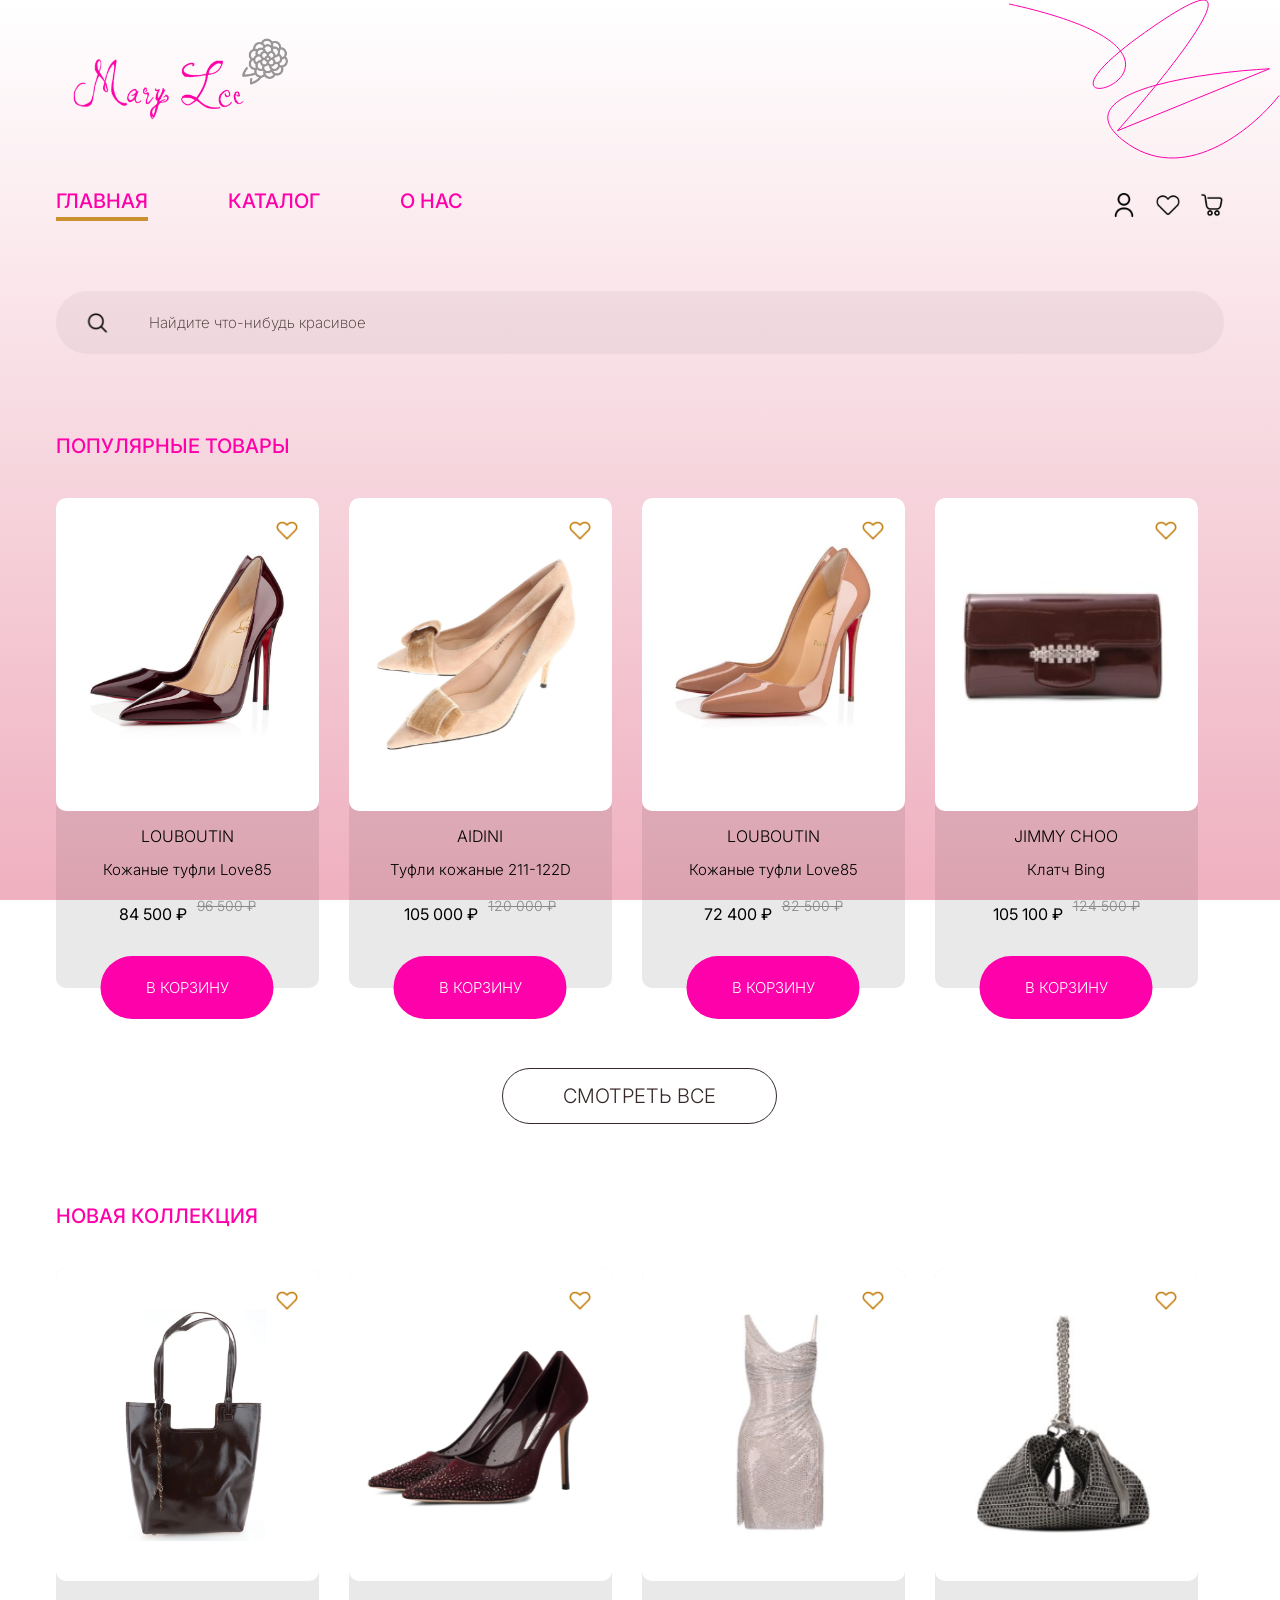
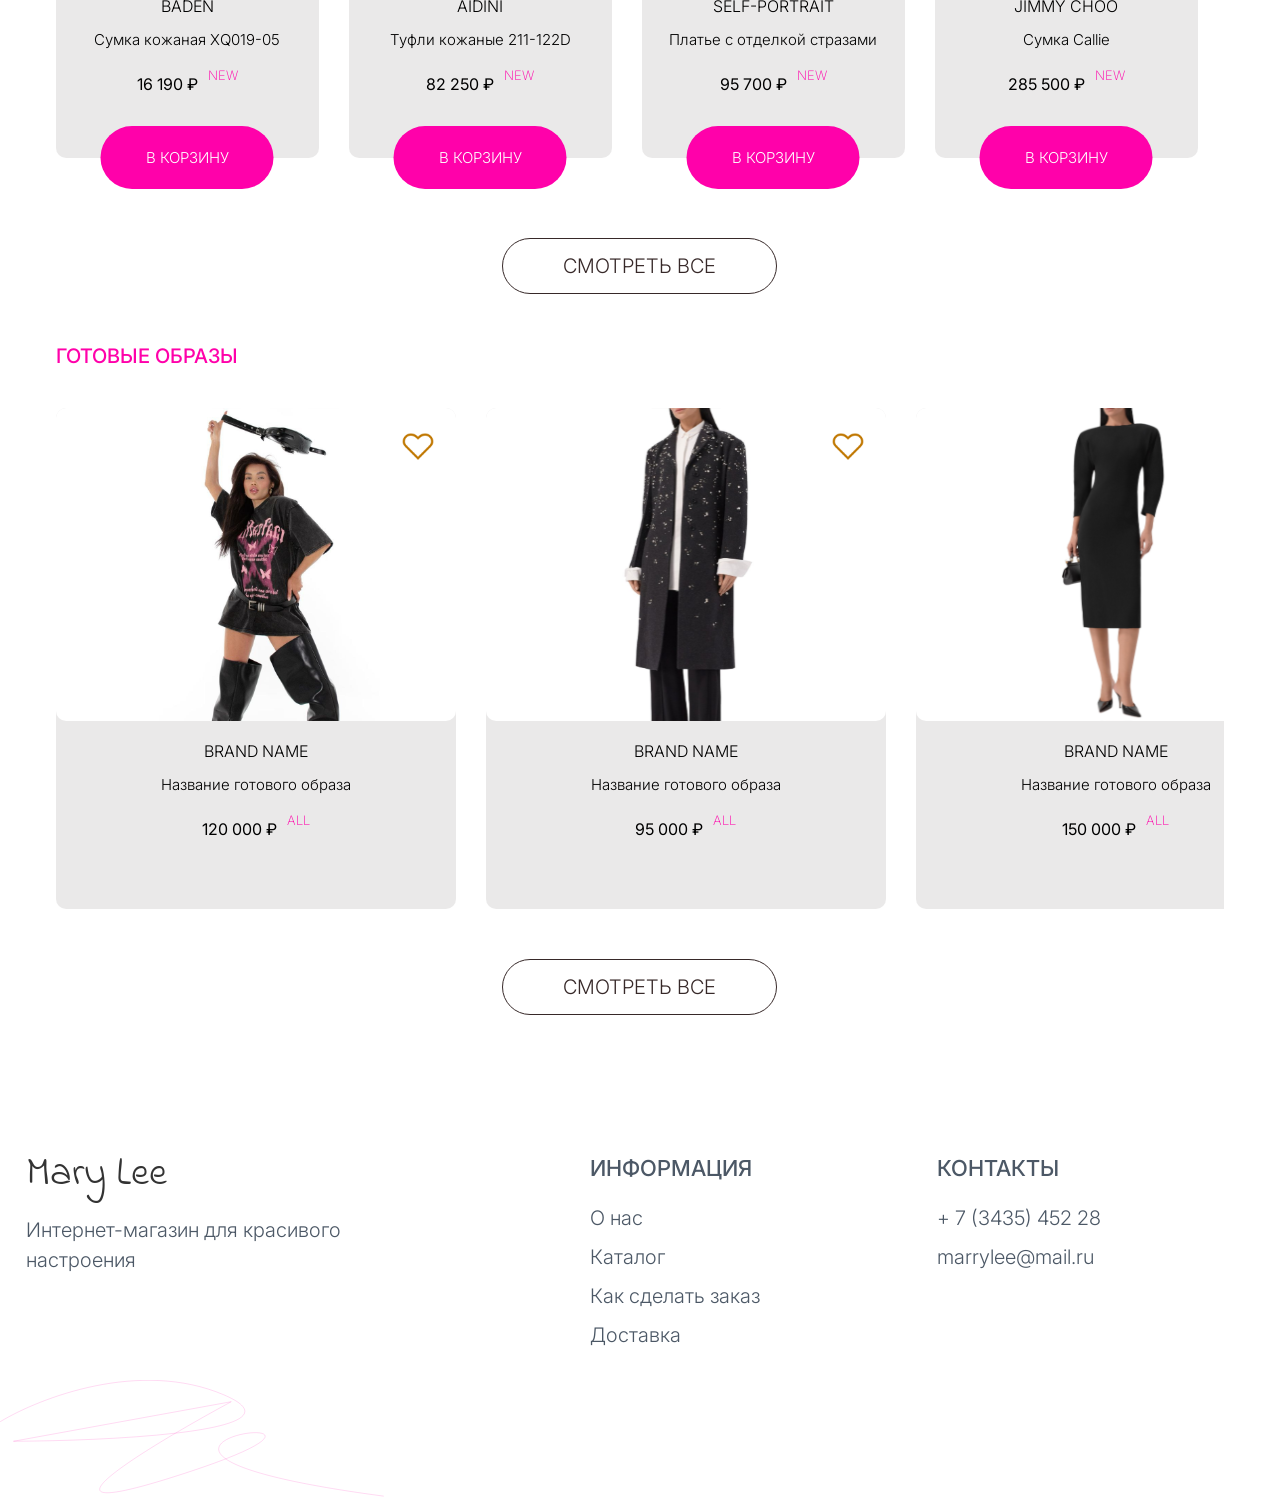
<file: index.html>
<!DOCTYPE html>
<html lang="en">
<head>
    <meta charset="UTF-8">
    <meta name="viewport" content="width=device-width, initial-scale=1.0">
    <title>MarryLee</title>
    <link rel="icon" href="img/Logo.svg" type="image/svg+xml">
    <link rel="preconnect" href="https://fonts.googleapis.com">
    <link rel="preconnect" href="https://fonts.gstatic.com" crossorigin>
    <link href="https://fonts.googleapis.com/css2?family=Indie+Flower&family=Inter:wght@300;500&display=swap" rel="stylesheet">
    <link rel="stylesheet" href="style.css">
</head>
<body>
    <header class="head-with-logo">
        <div class="headerTop">
            <a href="index.html" class="header__logo">
                <img src="img/for_logo_header/logo.svg" alt="Логотип">
            </a>
            <a href="index.html" class="header_Icon_right">
                <img src="img/for_logo_header/special_line.svg" alt="Спец.линия">
            </a>
        </div>
        <div class="headerMiddle">
            <nav class="headerNav">
                <a href="index.html">ГЛАВНАЯ</a>
                <a href="catalog.html">КАТАЛОГ</a>
                <a href="about.html">О НАС</a>
            </nav>
        
            <div class="headerIcons">
                <a href="profile.html" class="icon-link">
                    <img src="img/for_logo_header/profile.svg" alt="Профиль">
                </a>
                <a href="favorites.html" class="icon-link">
                    <img src="img/for_logo_header/favorites.svg" alt="Избранное">
                </a>
                <a href="cart.html" class="icon-link">
                    <img src="img/for_logo_header/bag.svg" alt="Корзина">
                </a>
            </div>
        </div>
        <div class="headerBottom">
            <div class="headerSearchRow">
                <button class="headerSearchBtn" aria-label="Найти">
                    <img src="img/for_logo_header/search.svg" alt="Поиск">
                </button>
                <div class="headerSearchBox">Найдите что-нибудь красивое</div>
            </div>
        </div>
    </header>

    <main class="main-content">
        <section class="popular-section">
            <a href="popular.html" style="text-decoration: none;">
                <h2 class="popular-title">ПОПУЛЯРНЫЕ ТОВАРЫ</h2>
            </a>
            <div class="products-grid" id="popularTrack">
                <div class="product-card">
                    <div class="card-image-box">
                        <button class="favorite-btn" 
                                data-id="1" 
                                data-brand="LOUBOUTIN" 
                                data-name="Кожаные туфли Love85" 
                                data-price="84500" 
                                data-image="img/section1/img1.svg">
                            <img src="img/section1/fav1.svg" alt="В избранное">
                        </button>
                        <img src="img/section1/img1.svg" alt="Товар 1" class="card-main-image">
                    </div>
                    <div class="card-info-box">
                        <div class="brand-name">LOUBOUTIN</div>
                        <div class="product-name">Кожаные туфли Love85</div>
                        <div class="price-block">
                            <span class="old-price">96 500 ₽</span>
                            <span class="current-price">84 500 ₽</span>
                        </div>
                        <button class="add-to-cart-btn">В КОРЗИНУ</button>
                    </div>
                </div>

                <div class="product-card">
                    <div class="card-image-box">
                        <button class="favorite-btn" 
                                data-id="2" 
                                data-brand="AIDINI" 
                                data-name="Туфли кожаные 211-122D" 
                                data-price="105000" 
                                data-image="img/section1/img2.svg">
                            <img src="img/section1/fav1.svg" alt="В избранное">
                        </button>
                        <img src="img/section1/img2.svg" alt="Товар 2" class="card-main-image">
                    </div>
                    <div class="card-info-box">
                        <div class="brand-name">AIDINI</div>
                        <div class="product-name">Туфли кожаные 211-122D</div>
                        <div class="price-block">
                            <span class="old-price">120 000 ₽</span>
                            <span class="current-price">105 000 ₽</span>
                        </div>
                        <button class="add-to-cart-btn">В КОРЗИНУ</button>
                    </div>
                </div>

                <div class="product-card">
                    <div class="card-image-box">
                        <button class="favorite-btn" 
                                data-id="3" 
                                data-brand="LOUBOUTIN" 
                                data-name="Кожаные туфли Love85" 
                                data-price="72400" 
                                data-image="img/section1/img3.svg">
                            <img src="img/section1/fav1.svg" alt="В избранное">
                        </button>
                        <img src="img/section1/img3.svg" alt="Товар 3" class="card-main-image">
                    </div>
                    <div class="card-info-box">
                        <div class="brand-name">LOUBOUTIN</div>
                        <div class="product-name">Кожаные туфли Love85</div>
                        <div class="price-block">
                            <span class="old-price">82 500 ₽</span>
                            <span class="current-price">72 400 ₽</span>
                        </div>
                        <button class="add-to-cart-btn">В КОРЗИНУ</button>
                    </div>
                </div>

                <div class="product-card">
                    <div class="card-image-box">
                        <button class="favorite-btn" 
                                data-id="4" 
                                data-brand="JIMMY CHOO" 
                                data-name="Клатч Bing" 
                                data-price="105100" 
                                data-image="img/section1/img4.svg">
                            <img src="img/section1/fav1.svg" alt="В избранное">
                        </button>
                        <img src="img/section1/img4.svg" alt="Товар 4" class="card-main-image">
                    </div>
                    <div class="card-info-box">
                        <div class="brand-name">JIMMY CHOO</div>
                        <div class="product-name">Клатч Bing</div>
                        <div class="price-block">
                            <span class="old-price">124 500 ₽</span>
                            <span class="current-price">105 100 ₽</span>
                        </div>
                        <button class="add-to-cart-btn">В КОРЗИНУ</button>
                    </div>
                </div>

                <div class="product-card">
                    <div class="card-image-box">
                        <button class="favorite-btn" 
                                data-id="5" 
                                data-brand="LESILLA" 
                                data-name="Текстильные туфли Gilda 120" 
                                data-price="85800" 
                                data-image="img/section1/img5.svg">
                            <img src="img/section1/fav1.svg" alt="В избранное">
                        </button>
                        <img src="img/section1/img5.svg" alt="Товар 5" class="card-main-image">
                    </div>
                    <div class="card-info-box">
                        <div class="brand-name">LESILLA</div>
                        <div class="product-name">Текстильные туфли Gilda 120</div>
                        <div class="price-block">
                            <span class="old-price">130 900 ₽</span>
                            <span class="current-price">85 800 ₽</span>
                        </div>
                        <button class="add-to-cart-btn">В КОРЗИНУ</button>
                    </div>
                </div>

            </div>
            <div class="collection-btn-wrapper">
                <button class="view-all-btn" id="viewAllPopularBtn">СМОТРЕТЬ ВСЕ</button>
            </div>
        </section>

        <section class="new-collection-section">
            <a href="new-collection.html" style="text-decoration: none;">
                <h2 class="section-title">НОВАЯ КОЛЛЕКЦИЯ</h2>
            </a>
            <div class="new-grid">
                <div class="product-card">
                    <div class="card-image-box">
                        <button class="favorite-btn" 
                                data-id="6" 
                                data-brand="BADEN" 
                                data-name="Сумка кожаная XQ019-05" 
                                data-price="16190" 
                                data-image="img/section2/img1.svg">
                            <img src="img/section2/fav2.svg" alt="В избранное">
                        </button>
                        <img src="img/section2/img1.svg" alt="Товар 1" class="card-main-image">
                    </div>
                    <div class="card-info-box">
                        <div class="brand-name">BADEN</div>
                        <div class="product-name">Сумка кожаная XQ019-05</div>
                        <div class="price-block">
                            <span class="new-label">NEW</span>
                            <span class="current-price">16 190 ₽</span>
                        </div>
                        <button class="add-to-cart-btn">В КОРЗИНУ</button>
                    </div>
                </div>

                <div class="product-card">
                    <div class="card-image-box">
                        <button class="favorite-btn" 
                                data-id="7" 
                                data-brand="AIDINI" 
                                data-name="Туфли кожаные 211-122D" 
                                data-price="82250" 
                                data-image="img/section2/img2.svg">
                            <img src="img/section2/fav2.svg" alt="В избранное">
                        </button>
                        <img src="img/section2/img2.svg" alt="Товар 2" class="card-main-image">
                    </div>
                    <div class="card-info-box">
                        <div class="brand-name">AIDINI</div>
                        <div class="product-name">Туфли кожаные 211-122D</div>
                        <div class="price-block">
                            <span class="new-label">NEW</span>
                            <span class="current-price">82 250 ₽</span>
                        </div>
                        <button class="add-to-cart-btn">В КОРЗИНУ</button>
                    </div>
                </div>

                <div class="product-card">
                    <div class="card-image-box">
                        <button class="favorite-btn" 
                                data-id="8" 
                                data-brand="self-portrait" 
                                data-name="Платье с отделкой стразами" 
                                data-price="95700" 
                                data-image="img/section2/img3.svg">
                            <img src="img/section2/fav2.svg" alt="В избранное">
                        </button>
                        <img src="img/section2/img3.svg" alt="Товар 3" class="card-main-image">
                    </div>
                    <div class="card-info-box">
                        <div class="brand-name">self-portrait</div>
                        <div class="product-name">Платье с отделкой стразами</div>
                        <div class="price-block">
                            <span class="new-label">NEW</span>
                            <span class="current-price">95 700 ₽</span>
                        </div>
                        <button class="add-to-cart-btn">В КОРЗИНУ</button>
                    </div>
                </div>

                <div class="product-card">
                    <div class="card-image-box">
                        <button class="favorite-btn" 
                                data-id="9" 
                                data-brand="JIMMY CHOO" 
                                data-name="Сумка Callie" 
                                data-price="285500" 
                                data-image="img/section2/img4.svg">
                            <img src="img/section2/fav2.svg" alt="В избранное">
                        </button>
                        <img src="img/section2/img4.svg" alt="Товар 4" class="card-main-image">
                    </div>
                    <div class="card-info-box">
                        <div class="brand-name">JIMMY CHOO</div>
                        <div class="product-name">Сумка Callie</div>
                        <div class="price-block">
                            <span class="new-label">NEW</span>
                            <span class="current-price">285 500 ₽</span>
                        </div>
                        <button class="add-to-cart-btn">В КОРЗИНУ</button>
                    </div>
                </div>

                <div class="product-card">
                    <div class="card-image-box">
                        <button class="favorite-btn" 
                                data-id="10" 
                                data-brand="JIMMY CHOO" 
                                data-name="Бархатные мюли Bing 100" 
                                data-price="126500" 
                                data-image="img/section2/img5.svg">
                            <img src="img/section2/fav2.svg" alt="В избранное">
                        </button>
                        <img src="img/section2/img5.svg" alt="Товар 5" class="card-main-image">
                    </div>
                    <div class="card-info-box">
                        <div class="brand-name">JIMMY CHOO</div>
                        <div class="product-name">Бархатные мюли Bing 100</div>
                        <div class="price-block">
                            <span class="new-label">NEW</span>
                            <span class="current-price">126 500 ₽</span>
                        </div>
                        <button class="add-to-cart-btn">В КОРЗИНУ</button>
                    </div>
                </div>

            </div>

            <div class="collection-btn-wrapper">
                <button class="view-all-btn" id="viewAllBtn">СМОТРЕТЬ ВСЕ</button>
            </div>
        </section>

        <section class="ready-looks-section">
            <a href="Looks.html" style="text-decoration: none;">
                <h2 class="section-title">ГОТОВЫЕ ОБРАЗЫ</h2>
            </a>
            <div class="looks-grid" id="looksGrid">
                <div class="look-card">
                    <div class="look-image-box">
                        <button class="favorite-btn-large" 
                                data-id="look-1" 
                                data-brand="BRAND NAME" 
                                data-name="Название готового образа" 
                                data-price="120000" 
                                data-image="img/section3/img1.svg">
                            <img src="img/section3/fav3.svg" alt="В избранное">
                        </button>
                        <img src="img/section3/img1.svg" alt="Образ 1" class="look-main-image">
                    </div>
                    <div class="look-info-box">
                        <div class="brand-name">BRAND NAME</div>
                        <div class="product-name">Название готового образа</div>
                        <div class="price-block">
                            <span class="new-label">ALL</span>
                            <span class="current-price">120 000 ₽</span>
                        </div>
                    </div>
                </div>
                <div class="look-card">
                    <div class="look-image-box">
                        <button class="favorite-btn-large" 
                                data-id="look-2" 
                                data-brand="BRAND NAME" 
                                data-name="Название готового образа" 
                                data-price="95 000" 
                                data-image="img/section3/img2.svg">
                            <img src="img/section3/fav3.svg" alt="В избранное">
                        </button>
                        <img src="img/section3/img2.svg" alt="Образ 2" class="look-main-image">
                    </div>
                    <div class="look-info-box">
                        <div class="brand-name">BRAND NAME</div>
                        <div class="product-name">Название готового образа</div>
                        <div class="price-block">
                            <span class="new-label">ALL</span>
                            <span class="current-price">95 000 ₽</span>
                        </div>
                    </div>
                </div>

                <div class="look-card">
                    <div class="look-image-box">
                        <button class="favorite-btn-large" 
                                data-id="look-3" 
                                data-brand="BRAND NAME" 
                                data-name="Название готового образа" 
                                data-price="150 000" 
                                data-image="img/section3/img3.svg">
                            <img src="img/section3/fav3.svg" alt="В избранное">
                        </button>
                        <img src="img/section3/img3.svg" alt="Образ 3" class="look-main-image">
                    </div>
                    <div class="look-info-box">
                        <div class="brand-name">BRAND NAME</div>
                        <div class="product-name">Название готового образа</div>
                        <div class="price-block">
                            <span class="new-label">ALL</span>
                            <span class="current-price">150 000 ₽</span>
                        </div>
                    </div>
                </div>

                <div class="look-card">
                    <div class="look-image-box">
                        <button class="favorite-btn-large" 
                                data-id="look-4" 
                                data-brand="BRAND NAME" 
                                data-name="Название готового образа" 
                                data-price="3341000" 
                                data-image="img/section3/img4.svg">
                            <img src="img/section3/fav3.svg" alt="В избранное">
                        </button>
                        <img src="img/section3/img4.svg" alt="Образ 4" class="look-main-image">
                    </div>
                    <div class="look-info-box">
                        <div class="brand-name">Valentino</div>
                        <div class="product-name">Платье + туфли</div>
                        <div class="price-block">
                            <span class="new-label">ALL</span>
                            <span class="current-price">3 341 000 ₽</span>
                        </div>
                    </div>
                </div>

            </div>
            <div class="collection-btn-wrapper">
                <button class="view-all-btn" id="viewAllLooksBtn">СМОТРЕТЬ ВСЕ</button>
            </div>
        </section>

    </main>

    <footer class="footer">
        <div class="footer__container">
            <div class="footer__col footer__col_left">
                <div class="footer__logo">Mary Lee</div>
                <p class="footer__desc">Интернет-магазин для красивого настроения</p>
                
            </div>

            <div class="footer__col footer__col_center">
                <h4 class="footer__title">ИНФОРМАЦИЯ</h4>
                <ul class="footer__nav-list">
                    <li><a href="about.html" class="footer__link">О нас</a></li>
                    <li><a href="catalog.html" class="footer__link">Каталог</a></li>
                    <li><a href="#" class="footer__link">Как сделать заказ</a></li>
                    <li><a href="#" class="footer__link">Доставка</a></li>
                </ul>
            </div>

            <div class="footer__col footer__col_right">
                <h4 class="footer__title">КОНТАКТЫ</h4>
                <ul class="footer__nav-list">
                    <li><a href="#" class="footer__link">+ 7 (3435) 452 28</a></li>
                    <li><a href="#" class="footer__link">marrylee@mail.ru</a></li>
                </ul>
            </div>

        </div>
        <img src="img/for_footer/line-left.svg" alt="" class="footer__line">

    </footer>
    
    <script src="script.js"></script>
</body>
</html>
</file>
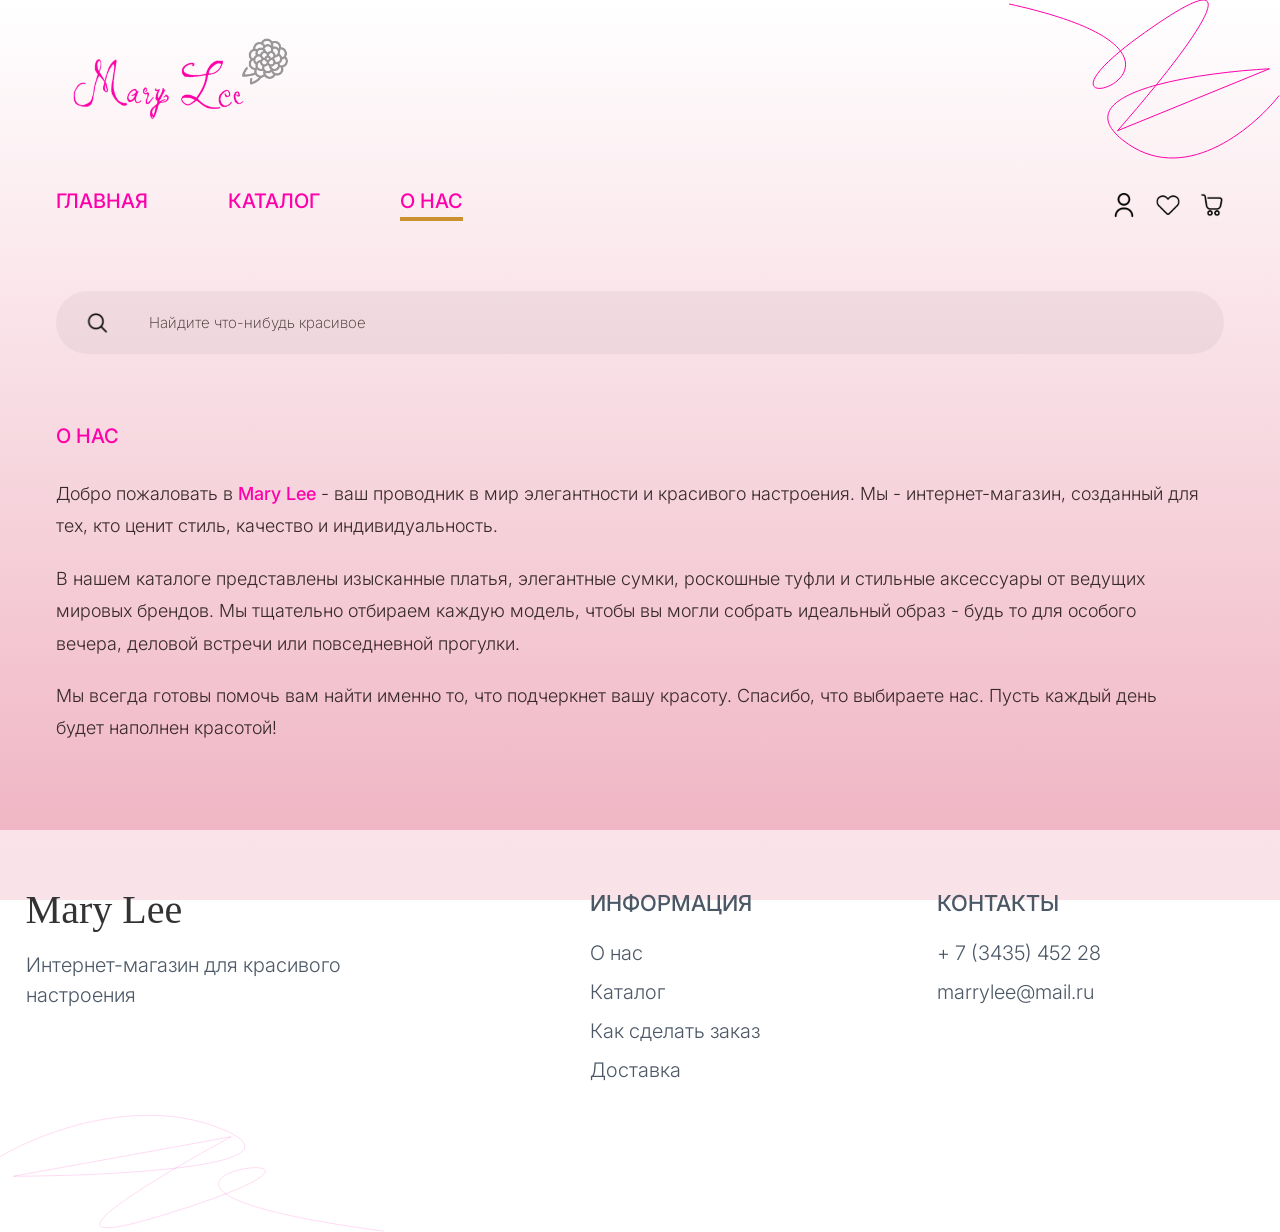
<file: about.html>
<!DOCTYPE html>
<html lang="en">
<head>
    <meta charset="UTF-8">
    <meta name="viewport" content="width=device-width, initial-scale=1.0">
    <title>About</title>
    <link rel="icon" href="img/Logo.svg" type="image/svg+xml">
    <link rel="preconnect" href="https://fonts.googleapis.com">
    <link rel="preconnect" href="https://fonts.gstatic.com" crossorigin>
    <link href="https://fonts.googleapis.com/css2?family=Inter:wght@200;500&display=swap" rel="stylesheet">
    <link rel="stylesheet" href="style.css">
</head>
<body>
    <header class="head-with-logo">
        <div class="headerTop">
            <a href="index.html" class="header__logo">
                <img src="img/for_logo_header/logo.svg" alt="Логотип">
            </a>
            <a href="index.html" class="header_Icon_right">
                <img src="img/for_logo_header/special_line.svg" alt="Спец.линия">
            </a>
        </div>
        <div class="headerMiddle">
            <nav class="headerNav">
                <a href="index.html">ГЛАВНАЯ</a>
                <a href="catalog.html">КАТАЛОГ</a>
                <a href="about.html">О НАС</a>
            </nav>
        
            <div class="headerIcons">
                <a href="profile.html" class="icon-link">
                    <img src="img/for_logo_header/profile.svg" alt="Профиль">
                </a>
                <a href="favorites.html" class="icon-link">
                    <img src="img/for_logo_header/favorites.svg" alt="Избранное">
                </a>
                <a href="cart.html" class="icon-link">
                    <img src="img/for_logo_header/bag.svg" alt="Корзина">
                </a>
            </div>
        </div>
        <div class="headerBottom">
            <div class="headerSearchRow">
                <button class="headerSearchBtn" aria-label="Найти">
                    <img src="img/for_logo_header/search.svg" alt="Поиск">
                </button>
                <div class="headerSearchBox">Найдите что-нибудь красивое</div>
            </div>
        </div>
    </header>

    <main class="main-content">
        <section class="about-content">
            <h1 class="about-title">О НАС</h1>
            <p class="about-text">
                Добро пожаловать в <strong>Mary Lee</strong> - ваш проводник в мир элегантности и красивого настроения. 
                Мы - интернет-магазин, созданный для тех, кто ценит стиль, качество и индивидуальность.
            </p>

            <p class="about-text">
                В нашем каталоге представлены изысканные платья, элегантные сумки, роскошные туфли и стильные аксессуары от ведущих мировых брендов. 
                Мы тщательно отбираем каждую модель, чтобы вы могли собрать идеальный образ - будь то для особого вечера, деловой встречи или повседневной прогулки.
            </p>

            <p class="about-text">
                Мы всегда готовы помочь вам найти именно то, что подчеркнет вашу красоту.
                Спасибо, что выбираете нас. Пусть каждый день будет наполнен красотой!
            </p>
        </section>
    </main>
    <div class="about-spacer"></div>
    <footer class="footer">
        <div class="footer__container">
            <div class="footer__col footer__col_left">
                <div class="footer__logo">Mary Lee</div>
                <p class="footer__desc">Интернет-магазин для красивого настроения</p>
                
            </div>

            <div class="footer__col footer__col_center">
                <h4 class="footer__title">ИНФОРМАЦИЯ</h4>
                <ul class="footer__nav-list">
                    <li><a href="about.html" class="footer__link">О нас</a></li>
                    <li><a href="catalog.html" class="footer__link">Каталог</a></li>
                    <li><a href="#" class="footer__link">Как сделать заказ</a></li>
                    <li><a href="#" class="footer__link">Доставка</a></li>
                </ul>
            </div>

            <div class="footer__col footer__col_right">
                <h4 class="footer__title">КОНТАКТЫ</h4>
                <ul class="footer__nav-list">
                    <li><a href="#" class="footer__link">+ 7 (3435) 452 28</a></li>
                    <li><a href="#" class="footer__link">marrylee@mail.ru</a></li>
                </ul>
            </div>

        </div>
        <img src="img/for_footer/line-left.svg" alt="" class="footer__line">

    </footer>
    <script src="script.js"></script>
</body>
</html>
</file>
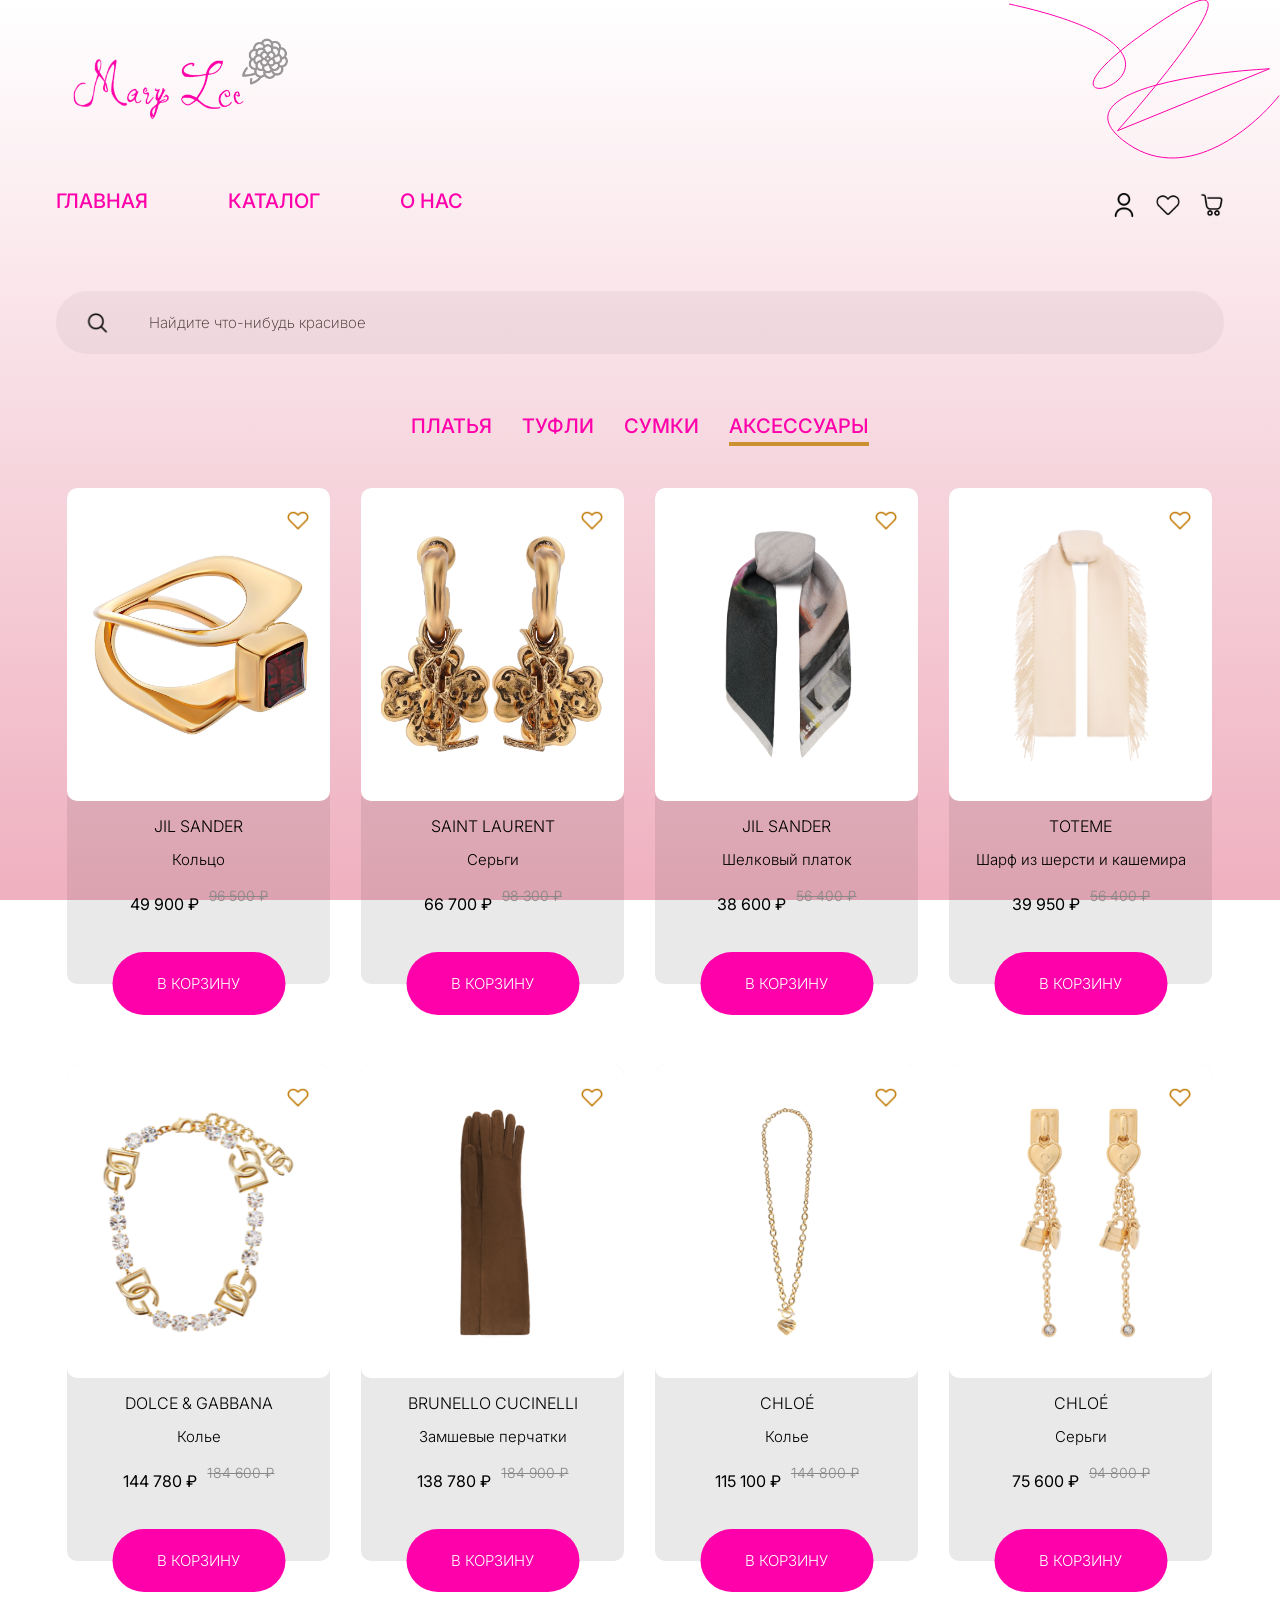
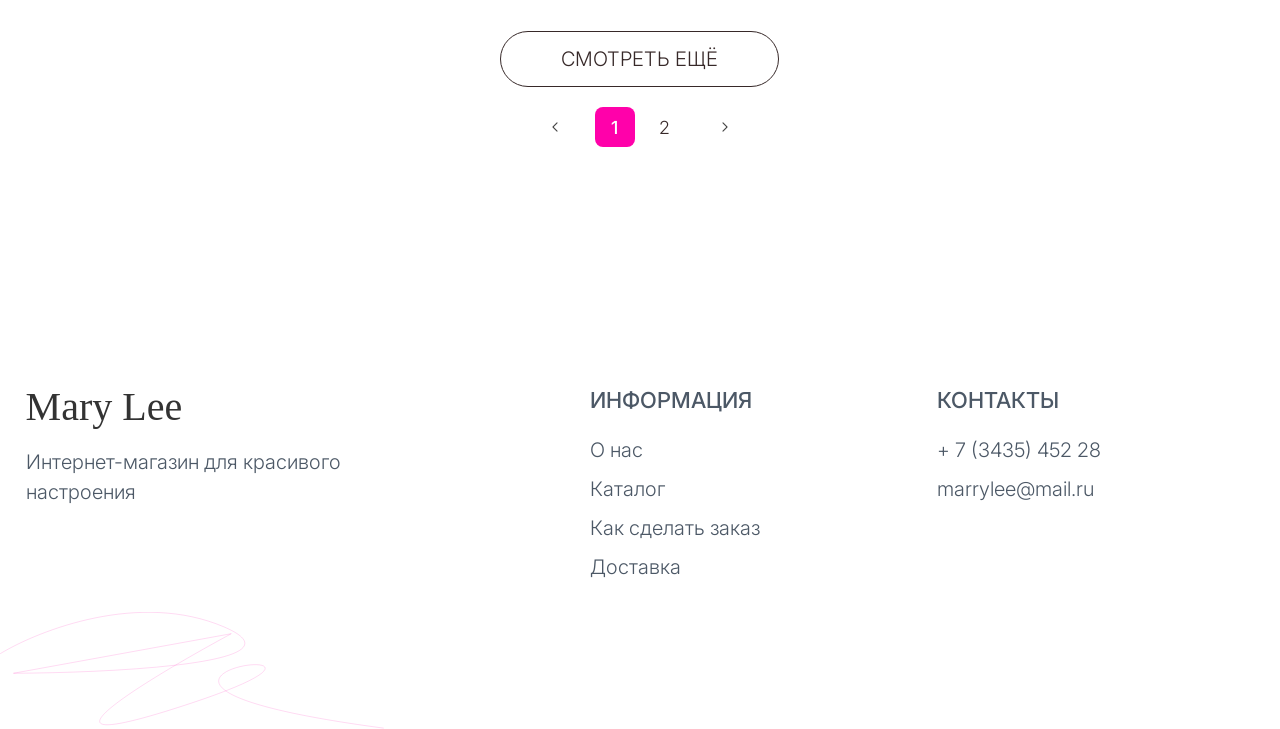
<file: accessories.html>
<!DOCTYPE html>
<html lang="en">
<head>
    <meta charset="UTF-8">
    <meta name="viewport" content="width=device-width, initial-scale=1.0">
    <title>Accessories</title>
    <link rel="icon" href="img/Logo.svg" type="image/svg+xml">
    <link rel="preconnect" href="https://fonts.googleapis.com">
    <link rel="preconnect" href="https://fonts.gstatic.com" crossorigin>
    <link href="https://fonts.googleapis.com/css2?family=Inter:wght@200;500&display=swap" rel="stylesheet">
    <link rel="stylesheet" href="style.css">
    <link rel="stylesheet" href="catalog.css">
</head>
<body>
    <header class="head-with-logo">
        <div class="headerTop">
            <a href="index.html" class="header__logo">
                <img src="img/for_logo_header/logo.svg" alt="Логотип">
            </a>
            <a href="index.html" class="header_Icon_right">
                <img src="img/for_logo_header/special_line.svg" alt="Спец.линия">
            </a>
        </div>
        <div class="headerMiddle">
            <nav class="headerNav">
                <a href="index.html">ГЛАВНАЯ</a>
                <a href="catalog.html">КАТАЛОГ</a>
                <a href="about.html">О НАС</a>
            </nav>
        
            <div class="headerIcons">
                <a href="profile.html" class="icon-link"><img src="img/for_logo_header/profile.svg" alt="Профиль"></a>
                <a href="favorites.html" class="icon-link"><img src="img/for_logo_header/favorites.svg" alt="Избранное"></a>
                <a href="cart.html" class="icon-link"><img src="img/for_logo_header/bag.svg" alt="Корзина"></a>
            </div>
        </div>
        <div class="headerBottom">
            <div class="headerSearchRow">
                <button class="headerSearchBtn" aria-label="Найти">
                    <img src="img/for_logo_header/search.svg" alt="Поиск">
                </button>
                <div class="headerSearchBox">Найдите что-нибудь красивое</div>
            </div>
        </div>
    </header>
    <main class="main-content">
        <section class="catalog-nav">
            <ul class="catalog-nav__list">
                <li><a href="dresses.html" class="catalog-nav__link">ПЛАТЬЯ</a></li>
                <li><a href="shoes.html" class="catalog-nav__link">ТУФЛИ</a></li>
                <li><a href="bags.html" class="catalog-nav__link">СУМКИ</a></li>
                <li><a href="accessories.html" class="catalog-nav__link active">АКСЕССУАРЫ</a></li>
            </ul>
        </section>

        <section class="catalog-grid-wrapper">
            <div class="catalog-grid" id="catalogGrid">
                <div class="product-card">
                    <div class="card-image-box">
                        <button class="favorite-btn" 
                                data-id="acc-1" 
                                data-brand="Jil Sander" 
                                data-name="Кольцо" 
                                data-price="49900" 
                                data-image="img/for_catalog/for_accessories/acc1.svg">
                            <img src="img/for_catalog/fav_for_all.svg" alt="В избранное">
                        </button>
                        <img src="img/for_catalog/for_accesories/acc1.svg" alt="acc1" class="card-main-image">
                    </div>
                    <div class="card-info-box">
                        <div class="brand-name">Jil Sander</div>
                        <div class="product-name">Кольцо</div>
                        <div class="price-block">
                            <span class="old-price">96 500 ₽</span>
                            <span class="current-price">49 900 ₽</span>
                        </div>
                        <button class="add-to-cart-btn">В КОРЗИНУ</button>
                    </div>
                </div>

                <div class="product-card">
                    <div class="card-image-box">
                        <button class="favorite-btn" 
                                data-id="acc-2" 
                                data-brand="Saint Laurent" 
                                data-name="Серьги" 
                                data-price="66700" 
                                data-image="img/for_catalog/for_accessories/acc2.svg">
                            <img src="img/for_catalog/fav_for_all.svg" alt="В избранное">
                        </button>
                        <img src="img/for_catalog/for_accesories/acc2.svg" alt="acc2" class="card-main-image">
                    </div>
                    <div class="card-info-box">
                        <div class="brand-name">Saint Laurent</div>
                        <div class="product-name">Серьги</div>
                        <div class="price-block">
                            <span class="old-price">98 300 ₽</span>
                            <span class="current-price">66 700 ₽</span>
                        </div>
                        <button class="add-to-cart-btn">В КОРЗИНУ</button>
                    </div>
                </div>

                <div class="product-card">
                    <div class="card-image-box">
                        <button class="favorite-btn" 
                                data-id="acc-3" 
                                data-brand="Jil Sander" 
                                data-name="Шелковый платок" 
                                data-price="38600" 
                                data-image="img/for_catalog/for_accessories/acc3.svg">
                            <img src="img/for_catalog/fav_for_all.svg" alt="В избранное">
                        </button>
                        <img src="img/for_catalog/for_accesories/acc3.svg" alt="acc3" class="card-main-image">
                    </div>
                    <div class="card-info-box">
                        <div class="brand-name">Jil Sander</div>
                        <div class="product-name">Шелковый платок</div>
                        <div class="price-block">
                            <span class="old-price">56 400 ₽</span>
                            <span class="current-price">38 600 ₽</span>
                        </div>
                        <button class="add-to-cart-btn">В КОРЗИНУ</button>
                    </div>
                </div>

                <div class="product-card">
                    <div class="card-image-box">
                        <button class="favorite-btn" 
                                data-id="acc-4" 
                                data-brand="TOTEME" 
                                data-name="Шарф из шерсти и кашемира" 
                                data-price="39950" 
                                data-image="img/for_catalog/for_accessories/acc4.svg">
                            <img src="img/for_catalog/fav_for_all.svg" alt="В избранное">
                        </button>
                        <img src="img/for_catalog/for_accesories/acc4.svg" alt="acc4" class="card-main-image">
                    </div>
                    <div class="card-info-box">
                        <div class="brand-name">TOTEME</div>
                        <div class="product-name">Шарф из шерсти и кашемира</div>
                        <div class="price-block">
                            <span class="old-price">56 400 ₽</span>
                            <span class="current-price">39 950 ₽</span>
                        </div>
                        <button class="add-to-cart-btn">В КОРЗИНУ</button>
                    </div>
                </div>

                <div class="product-card">
                    <div class="card-image-box">
                        <button class="favorite-btn" 
                                data-id="acc-5" 
                                data-brand="Dolce & Gabbana" 
                                data-name="Колье" 
                                data-price="144780" 
                                data-image="img/for_catalog/for_accessories/acc5.svg">
                            <img src="img/for_catalog/fav_for_all.svg" alt="В избранное">
                        </button>
                        <img src="img/for_catalog/for_accesories/acc5.svg" alt="acc5" class="card-main-image">
                    </div>
                    <div class="card-info-box">    
                        <div class="brand-name">Dolce & Gabbana</div>
                        <div class="product-name">Колье</div>
                        <div class="price-block">
                            <span class="old-price">184 600 ₽</span>
                            <span class="current-price">144 780 ₽</span>
                        </div>
                        <button class="add-to-cart-btn">В КОРЗИНУ</button>
                    </div>
                </div>

                <div class="product-card">
                    <div class="card-image-box">
                        <button class="favorite-btn" 
                                data-id="acc-6" 
                                data-brand="Brunello Cucinelli" 
                                data-name="Замшевые перчатки" 
                                data-price="138780" 
                                data-image="img/for_catalog/for_accessories/acc6.svg">
                            <img src="img/for_catalog/fav_for_all.svg" alt="В избранное">
                        </button>
                        <img src="img/for_catalog/for_accesories/acc6.svg" alt="acc6" class="card-main-image">
                    </div>
                    <div class="card-info-box">
                        <div class="brand-name">Brunello Cucinelli</div>
                        <div class="product-name">Замшевые перчатки</div>
                        <div class="price-block">
                            <span class="old-price">184 900 ₽</span>
                            <span class="current-price">138 780 ₽</span>
                        </div>
                        <button class="add-to-cart-btn">В КОРЗИНУ</button>
                    </div>
                </div>

                <div class="product-card">
                    <div class="card-image-box">
                        <button class="favorite-btn" 
                                data-id="acc-7" 
                                data-brand="Chloé" 
                                data-name="Колье" 
                                data-price="115100" 
                                data-image="img/for_catalog/for_accessories/acc7.svg">
                            <img src="img/for_catalog/fav_for_all.svg" alt="В избранное">
                        </button>
                        <img src="img/for_catalog/for_accesories/acc7.svg" alt="acc7" class="card-main-image">
                    </div>
                    <div class="card-info-box">
                        <div class="brand-name">Chloé</div>
                        <div class="product-name">Колье</div>
                        <div class="price-block">
                            <span class="old-price">144 800 ₽</span>
                            <span class="current-price">115 100 ₽</span>
                        </div>
                        <button class="add-to-cart-btn">В КОРЗИНУ</button>
                    </div>
                </div>

                <div class="product-card">
                    <div class="card-image-box">
                        <button class="favorite-btn" 
                                data-id="acc-8" 
                                data-brand="Chloé" 
                                data-name="Серьги" 
                                data-price="75600" 
                                data-image="img/for_catalog/for_accessories/acc8.svg">
                            <img src="img/for_catalog/fav_for_all.svg" alt="В избранное">
                        </button>
                        <img src="img/for_catalog/for_accesories/acc8.svg" alt="acc8" class="card-main-image">
                    </div>
                    <div class="card-info-box">
                        <div class="brand-name">Chloé</div>
                        <div class="product-name">Серьги</div>
                        <div class="price-block">
                            <span class="old-price">94 800 ₽</span>
                            <span class="current-price">75 600 ₽</span>
                        </div>
                        <button class="add-to-cart-btn">В КОРЗИНУ</button>
                    </div>
                </div>

                <div class="product-card hidden" id="card9">
                    <div class="card-image-box">
                        <button class="favorite-btn" 
                                data-id="acc-9" 
                                data-brand="Saint Laurent" 
                                data-name="Браслет" 
                                data-price="38750" 
                                data-image="img/for_catalog/for_accessories/acc9.svg">
                            <img src="img/for_catalog/fav_for_all.svg" alt="В избранное">
                        </button>
                        <img src="img/for_catalog/for_accesories/acc9.svg" alt="bag9" class="card-main-image">
                    </div>
                    <div class="card-info-box">
                        <div class="brand-name">Saint Laurent</div>
                        <div class="product-name">Браслет</div>
                        <div class="price-block">
                            <span class="old-price">74 900 ₽</span>
                            <span class="current-price">38 750 ₽</span>
                        </div>
                        <button class="add-to-cart-btn">В КОРЗИНУ</button>
                    </div>
                </div>

            </div>

            <div class="catalog-btn-wrapper">
                <button class="view-all-btn" id="loadMoreBtn">СМОТРЕТЬ ЕЩЁ</button>
            </div>

            <div class="pagination">
                <button class="pagination__arrow" id="prevPage">
                    <img src="img/for_catalog/arrow_left_for_all.svg" alt="Назад">
                </button>
                
                <ul class="pagination__list">
                    <li class="pagination__item active" data-page="1">1</li>
                    <li class="pagination__item" data-page="2">2</li>
                </ul>

                <button class="pagination__arrow" id="nextPage">
                    <img src="img/for_catalog/arrow_right_for_all.svg" alt="Вперед">
                </button>
            </div>
        </section>
    </main>
    <footer class="footer">
        <div class="footer__container">
            <div class="footer__col footer__col_left">
                <div class="footer__logo">Mary Lee</div>
                <p class="footer__desc">Интернет-магазин для красивого настроения</p>
            </div>
            <div class="footer__col footer__col_center">
                <h4 class="footer__title">ИНФОРМАЦИЯ</h4>
                <ul class="footer__nav-list">
                    <li><a href="about.html" class="footer__link">О нас</a></li>
                    <li><a href="catalog.html" class="footer__link">Каталог</a></li>
                    <li><a href="#" class="footer__link">Как сделать заказ</a></li>
                    <li><a href="#" class="footer__link">Доставка</a></li>
                </ul>
            </div>
            <div class="footer__col footer__col_right">
                <h4 class="footer__title">КОНТАКТЫ</h4>
                <ul class="footer__nav-list">
                    <li><a href="#" class="footer__link">+ 7 (3435) 452 28</a></li>
                    <li><a href="#" class="footer__link">marrylee@mail.ru</a></li>
                </ul>
            </div>
        </div>
        <img src="img/for_footer/line-left.svg" alt="" class="footer__line">
    </footer>
    <script src="script.js"></script>
    <script src="catalog.js"></script>
    <script src="favorites.js"></script>
</body>
</html>
</file>
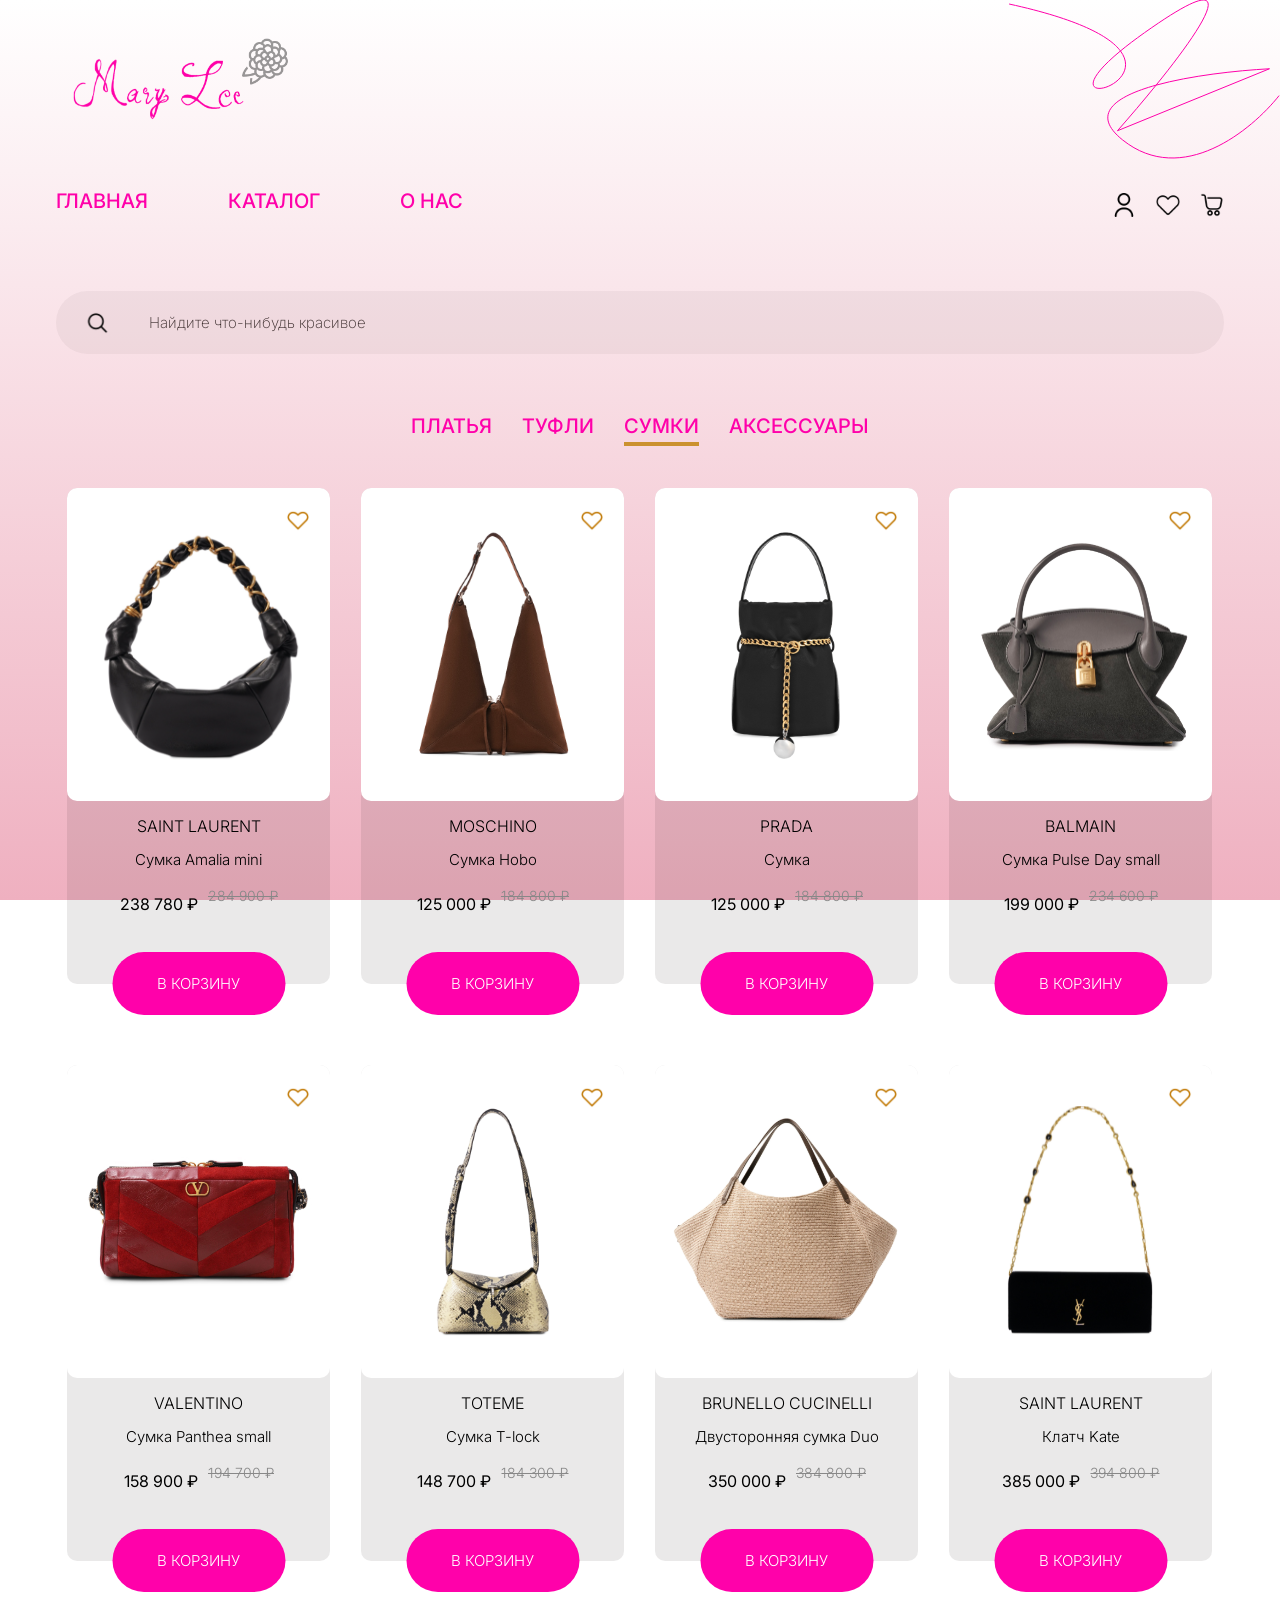
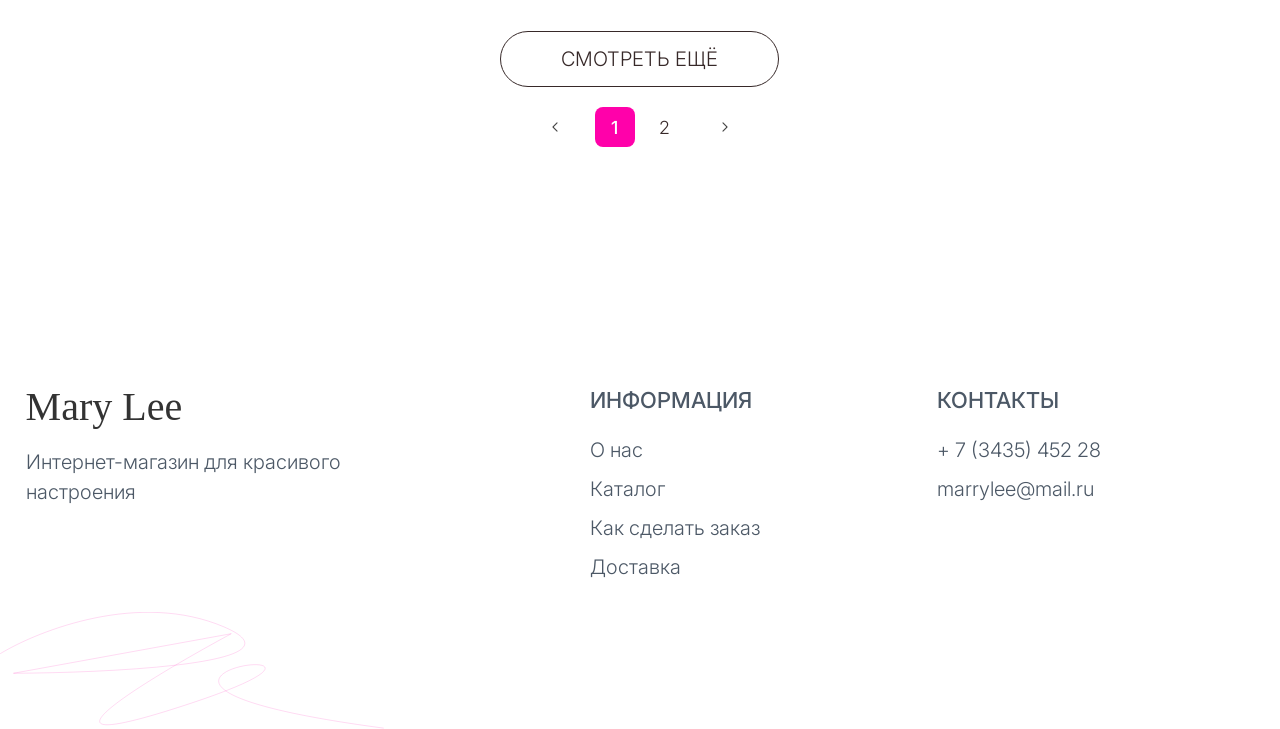
<file: bags.html>
<!DOCTYPE html>
<html lang="en">
<head>
    <meta charset="UTF-8">
    <meta name="viewport" content="width=device-width, initial-scale=1.0">
    <title>Bags</title>
    <link rel="icon" href="img/Logo.svg" type="image/svg+xml">
    <link rel="preconnect" href="https://fonts.googleapis.com">
    <link rel="preconnect" href="https://fonts.gstatic.com" crossorigin>
    <link href="https://fonts.googleapis.com/css2?family=Inter:wght@200;500&display=swap" rel="stylesheet">
    <link rel="stylesheet" href="style.css">
    <link rel="stylesheet" href="catalog.css">
</head>
<body>
    <header class="head-with-logo">
        <div class="headerTop">
            <a href="index.html" class="header__logo">
                <img src="img/for_logo_header/logo.svg" alt="Логотип">
            </a>
            <a href="index.html" class="header_Icon_right">
                <img src="img/for_logo_header/special_line.svg" alt="Спец.линия">
            </a>
        </div>
        <div class="headerMiddle">
            <nav class="headerNav">
                <a href="index.html">ГЛАВНАЯ</a>
                <a href="catalog.html">КАТАЛОГ</a>
                <a href="about.html">О НАС</a>
            </nav>
        
            <div class="headerIcons">
                <a href="profile.html" class="icon-link"><img src="img/for_logo_header/profile.svg" alt="Профиль"></a>
                <a href="favorites.html" class="icon-link"><img src="img/for_logo_header/favorites.svg" alt="Избранное"></a>
                <a href="cart.html" class="icon-link"><img src="img/for_logo_header/bag.svg" alt="Корзина"></a>
            </div>
        </div>
        <div class="headerBottom">
            <div class="headerSearchRow">
                <button class="headerSearchBtn" aria-label="Найти">
                    <img src="img/for_logo_header/search.svg" alt="Поиск">
                </button>
                <div class="headerSearchBox">Найдите что-нибудь красивое</div>
            </div>
        </div>
    </header>
    <main class="main-content">
        <section class="catalog-nav">
            <ul class="catalog-nav__list">
                <li><a href="dresses.html" class="catalog-nav__link">ПЛАТЬЯ</a></li>
                <li><a href="shoes.html" class="catalog-nav__link">ТУФЛИ</a></li>
                <li><a href="bags.html" class="catalog-nav__link active">СУМКИ</a></li>
                <li><a href="accessories.html" class="catalog-nav__link">АКСЕССУАРЫ</a></li>
            </ul>
        </section>

        <section class="catalog-grid-wrapper">
            <div class="catalog-grid" id="catalogGrid">
                <div class="product-card">
                    <div class="card-image-box">
                        <button class="favorite-btn" 
                                data-id="bag-1" 
                                data-brand="Saint Laurent" 
                                data-name="Сумка Amalia mini" 
                                data-price="238780" 
                                data-image="img/for_catalog/for_bags/bag1.svg">
                            <img src="img/for_catalog/fav_for_all.svg" alt="В избранное">
                        </button>
                        <img src="img/for_catalog/for_bags/bag1.svg" alt="bag1" class="card-main-image">
                    </div>
                    <div class="card-info-box">
                        <div class="brand-name">Saint Laurent</div>
                        <div class="product-name">Сумка Amalia mini</div>
                        <div class="price-block">
                            <span class="old-price">284 900 ₽</span>
                            <span class="current-price">238 780 ₽</span>
                        </div>
                        <button class="add-to-cart-btn">В КОРЗИНУ</button>
                    </div>
                </div>

                <div class="product-card">
                    <div class="card-image-box">
                        <button class="favorite-btn" 
                                data-id="bag-2" 
                                data-brand="Moschino"
                                data-name="Сумка Hobo" 
                                data-price="125000" 
                                data-image="img/for_catalog/for_bags/bag2.svg">
                            <img src="img/for_catalog/fav_for_all.svg" alt="В избранное">
                        </button>
                        <img src="img/for_catalog/for_bags/bag2.svg" alt="bag2" class="card-main-image">
                    </div>
                    <div class="card-info-box">
                        <div class="brand-name">Moschino</div>
                        <div class="product-name">Сумка Hobo</div>
                        <div class="price-block">
                            <span class="old-price">184 800 ₽</span>
                            <span class="current-price">125 000 ₽</span>
                        </div>
                        <button class="add-to-cart-btn">В КОРЗИНУ</button>
                    </div>
                </div>

                <div class="product-card">
                    <div class="card-image-box">
                        <button class="favorite-btn" 
                                data-id="bag-3" 
                                data-brand="Prada" 
                                data-name="Сумка" 
                                data-price="120000" 
                                data-image="img/for_catalog/for_bags/bag3.svg">
                            <img src="img/for_catalog/fav_for_all.svg" alt="В избранное">
                        </button>
                        <img src="img/for_catalog/for_bags/bag3.svg" alt="bag3" class="card-main-image">
                    </div>
                    <div class="card-info-box">
                        <div class="brand-name">Prada</div>
                        <div class="product-name">Сумка</div>
                        <div class="price-block">
                            <span class="old-price">184 800 ₽</span>
                            <span class="current-price">125 000 ₽</span>
                        </div>
                        <button class="add-to-cart-btn">В КОРЗИНУ</button>
                    </div>
                </div>

                <div class="product-card">
                    <div class="card-image-box">
                        <button class="favorite-btn" 
                                data-id="bag-4" 
                                data-brand="Balmain"
                                data-name="Сумка Pulse Day small" 
                                data-price="199000" 
                                data-image="img/for_catalog/for_bags/bag4.svg">
                            <img src="img/for_catalog/fav_for_all.svg" alt="В избранное">
                        </button>
                        <img src="img/for_catalog/for_bags/bag4.svg" alt="bag4" class="card-main-image">
                    </div>
                    <div class="card-info-box">
                        <div class="brand-name">Balmain</div>
                        <div class="product-name">Сумка Pulse Day small</div>
                        <div class="price-block">
                            <span class="old-price">234 600 ₽</span>
                            <span class="current-price">199 000 ₽</span>
                        </div>
                        <button class="add-to-cart-btn">В КОРЗИНУ</button>
                    </div>
                </div>

                <div class="product-card">
                    <div class="card-image-box">
                        <button class="favorite-btn" 
                                data-id="bag-5" 
                                data-brand="Valentino"
                                data-name="Сумка Panthea small" 
                                data-price="158900" 
                                data-image="img/for_catalog/for_bags/bag5.svg">
                            <img src="img/for_catalog/fav_for_all.svg" alt="В избранное">
                        </button>
                        <img src="img/for_catalog/for_bags/bag5.svg" alt="bag5" class="card-main-image">
                    </div>
                    <div class="card-info-box">
                        <div class="brand-name">Valentino</div>
                        <div class="product-name">Сумка Panthea small</div>
                        <div class="price-block">
                            <span class="old-price">194 700 ₽</span>
                            <span class="current-price">158 900 ₽</span>
                        </div>
                        <button class="add-to-cart-btn">В КОРЗИНУ</button>
                    </div>
                </div>

                <div class="product-card">
                    <div class="card-image-box">
                        <button class="favorite-btn" 
                                data-id="bag-6" 
                                data-brand="TOTEME" 
                                data-name="Сумка T-lock" 
                                data-price="148700" 
                                data-image="img/for_catalog/for_bags/bag6.svg">
                            <img src="img/for_catalog/fav_for_all.svg" alt="В избранное">
                        </button>
                        <img src="img/for_catalog/for_bags/bag6.svg" alt="bag6" class="card-main-image">
                    </div>
                    <div class="card-info-box">
                        <div class="brand-name">TOTEME</div>
                        <div class="product-name">Сумка T-lock</div>
                        <div class="price-block">
                            <span class="old-price">184 300 ₽</span>
                            <span class="current-price">148 700 ₽</span>
                        </div>
                        <button class="add-to-cart-btn">В КОРЗИНУ</button>
                    </div>
                </div>

                <div class="product-card">
                    <div class="card-image-box">
                        <button class="favorite-btn" 
                                data-id="bag-7" 
                                data-brand="Brunello Cucinelli"
                                data-name="Двусторонняя сумка Duo" 
                                data-price="350000" 
                                data-image="img/for_catalog/for_bags/bag7.svg">
                            <img src="img/for_catalog/fav_for_all.svg" alt="В избранное">
                        </button>
                        <img src="img/for_catalog/for_bags/bag7.svg" alt="bag7" class="card-main-image">
                    </div>
                    <div class="card-info-box">
                        <div class="brand-name">Brunello Cucinelli</div>
                        <div class="product-name">Двусторонняя сумка Duo</div>
                        <div class="price-block">
                            <span class="old-price">384 800 ₽</span>
                            <span class="current-price">350 000 ₽</span>
                        </div>
                        <button class="add-to-cart-btn">В КОРЗИНУ</button>
                    </div>
                </div>

                <div class="product-card">
                    <div class="card-image-box">
                        <button class="favorite-btn" 
                                data-id="bag-8" 
                                data-brand="Saint Laurent" 
                                data-name="Клатч Kate" 
                                data-price="385000" 
                                data-image="img/for_catalog/for_bags/bag8.svg">
                            <img src="img/for_catalog/fav_for_all.svg" alt="В избранное">
                        </button>
                        <img src="img/for_catalog/for_bags/bag8.svg" alt="bag8" class="card-main-image">
                    </div>
                    <div class="card-info-box">
                        <div class="brand-name">Saint Laurent</div>
                        <div class="product-name">Клатч Kate</div>
                        <div class="price-block">
                            <span class="old-price">394 800 ₽</span>
                            <span class="current-price">385 000 ₽</span>
                        </div>
                        <button class="add-to-cart-btn">В КОРЗИНУ</button>
                    </div>
                </div>

                <div class="product-card hidden" id="card9">
                    <div class="card-image-box">
                        <button class="favorite-btn" 
                                data-id="bag-9" 
                                data-brand="Alaia" 
                                data-name="Сумка-тоут Mina 37" 
                                data-price="399000" 
                                data-image="img/for_catalog/for_bags/bag9.svg">
                            <img src="img/for_catalog/fav_for_all.svg" alt="В избранное">
                        </button>
                        <img src="img/for_catalog/for_bags/bag9.svg" alt="bag9" class="card-main-image">
                    </div>
                    <div class="card-info-box">
                        <div class="brand-name">Alaia</div>
                        <div class="product-name">Сумка-тоут Mina 37</div>
                        <div class="price-block">
                            <span class="old-price">409 800 ₽</span>
                            <span class="current-price">399 000 ₽</span>
                        </div>
                        <button class="add-to-cart-btn">В КОРЗИНУ</button>
                    </div>
                </div>

            </div>

            <div class="catalog-btn-wrapper">
                <button class="view-all-btn" id="loadMoreBtn">СМОТРЕТЬ ЕЩЁ</button>
            </div>

            <div class="pagination">
                <button class="pagination__arrow" id="prevPage">
                    <img src="img/for_catalog/arrow_left_for_all.svg" alt="Назад">
                </button>
                
                <ul class="pagination__list">
                    <li class="pagination__item active" data-page="1">1</li>
                    <li class="pagination__item" data-page="2">2</li>
                </ul>

                <button class="pagination__arrow" id="nextPage">
                    <img src="img/for_catalog/arrow_right_for_all.svg" alt="Вперед">
                </button>
            </div>
        </section>
    </main>
    <footer class="footer">
        <div class="footer__container">
            <div class="footer__col footer__col_left">
                <div class="footer__logo">Mary Lee</div>
                <p class="footer__desc">Интернет-магазин для красивого настроения</p>
            </div>
            <div class="footer__col footer__col_center">
                <h4 class="footer__title">ИНФОРМАЦИЯ</h4>
                <ul class="footer__nav-list">
                    <li><a href="about.html" class="footer__link">О нас</a></li>
                    <li><a href="catalog.html" class="footer__link">Каталог</a></li>
                    <li><a href="#" class="footer__link">Как сделать заказ</a></li>
                    <li><a href="#" class="footer__link">Доставка</a></li>
                </ul>
            </div>
            <div class="footer__col footer__col_right">
                <h4 class="footer__title">КОНТАКТЫ</h4>
                <ul class="footer__nav-list">
                    <li><a href="#" class="footer__link">+ 7 (3435) 452 28</a></li>
                    <li><a href="#" class="footer__link">marrylee@mail.ru</a></li>
                </ul>
            </div>
        </div>
        <img src="img/for_footer/line-left.svg" alt="" class="footer__line">
    </footer>
    <script src="script.js"></script>
    <script src="catalog.js"></script>
    <script src="favorites.js"></script>
</body>
</html>
</file>
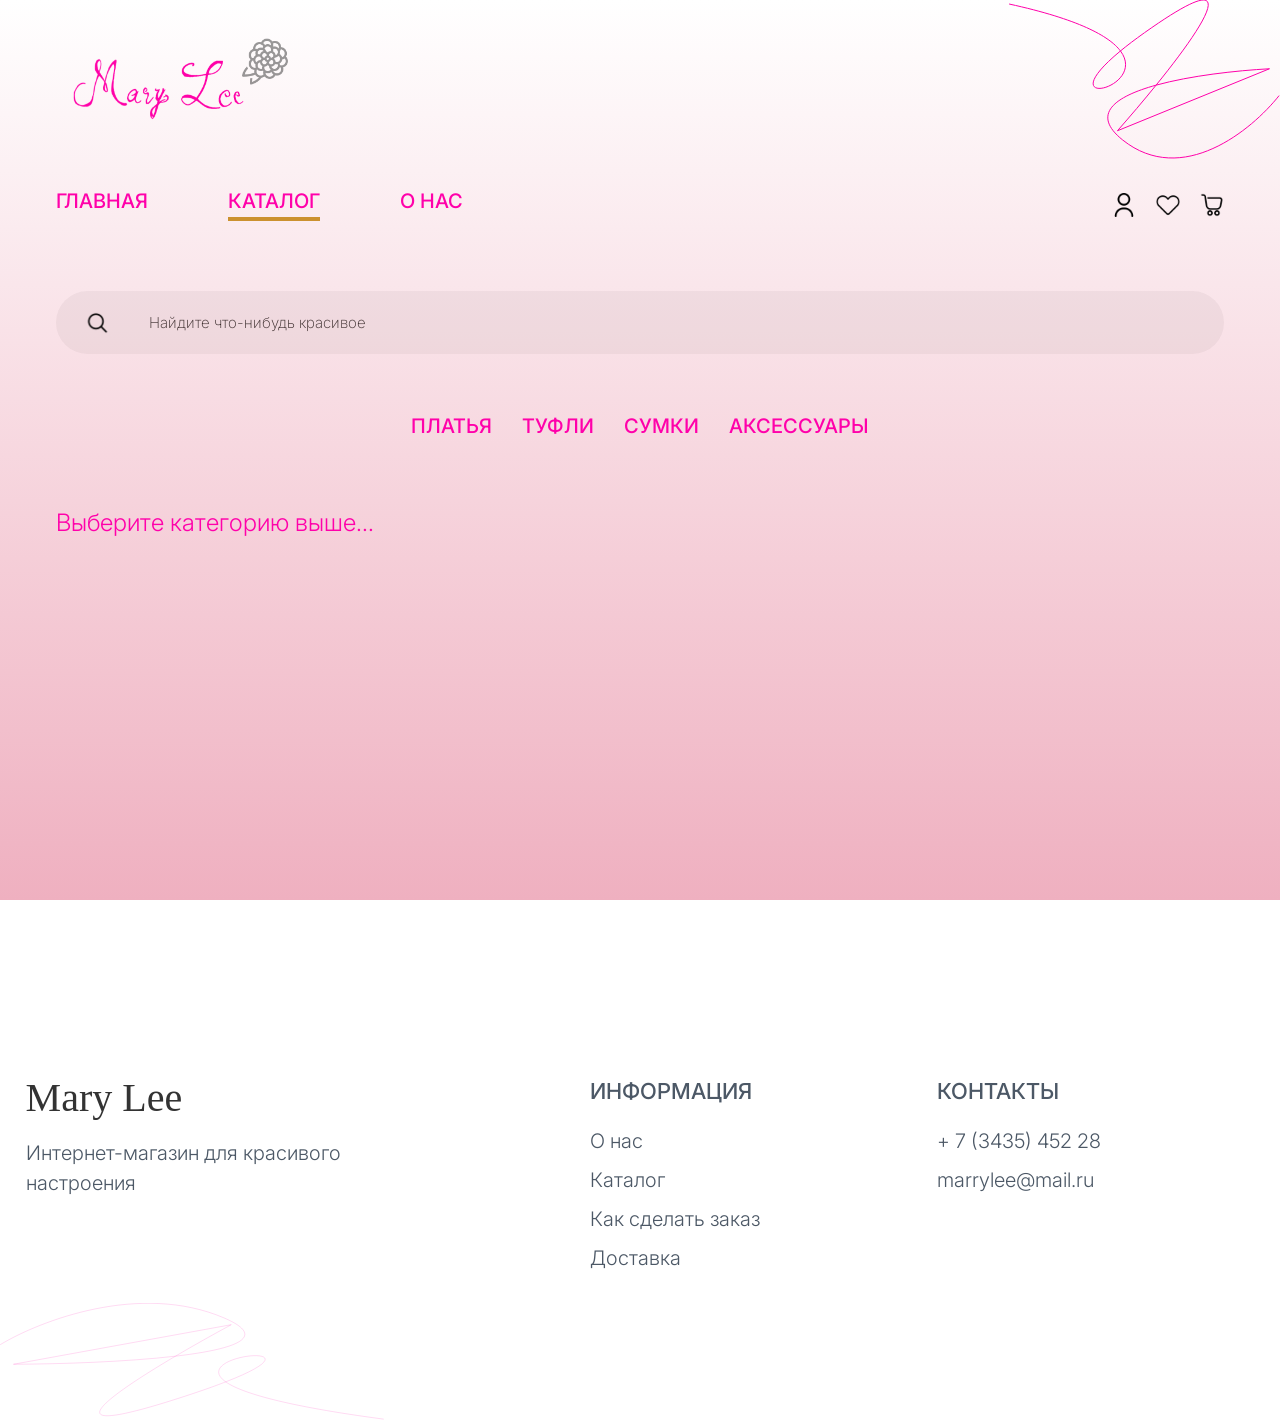
<file: catalog.html>
<!DOCTYPE html>
<html lang="en">
<head>
    <meta charset="UTF-8">
    <meta name="viewport" content="width=device-width, initial-scale=1.0">
    <title>Catalog</title>
    <link rel="icon" href="img/Logo.svg" type="image/svg+xml">
    <link rel="preconnect" href="https://fonts.googleapis.com">
    <link rel="preconnect" href="https://fonts.gstatic.com" crossorigin>
    <link href="https://fonts.googleapis.com/css2?family=Inter:wght@200;500&display=swap" rel="stylesheet">
    <link rel="stylesheet" href="style.css">
    <link rel="stylesheet" href="catalog.css">
</head>
<body>
    <header class="head-with-logo">
        <div class="headerTop">
            <a href="index.html" class="header__logo">
                <img src="img/for_logo_header/logo.svg" alt="Логотип">
            </a>
            <a href="index.html" class="header_Icon_right">
                <img src="img/for_logo_header/special_line.svg" alt="Спец.линия">
            </a>
        </div>
        <div class="headerMiddle">
            <nav class="headerNav">
                <a href="index.html">ГЛАВНАЯ</a>
                <a href="catalog.html" class="active">КАТАЛОГ</a>
                <a href="about.html">О НАС</a>
            </nav>
        
            <div class="headerIcons">
                <a href="profile.html" class="icon-link">
                    <img src="img/for_logo_header/profile.svg" alt="Профиль">
                </a>
                <a href="favorites.html" class="icon-link">
                    <img src="img/for_logo_header/favorites.svg" alt="Избранное">
                </a>
                <a href="cart.html" class="icon-link">
                    <img src="img/for_logo_header/bag.svg" alt="Корзина">
                </a>
            </div>
        </div>
        <div class="headerBottom">
            <div class="headerSearchRow">
                <button class="headerSearchBtn" aria-label="Найти">
                    <img src="img/for_logo_header/search.svg" alt="Поиск">
                </button>
                <div class="headerSearchBox">Найдите что-нибудь красивое</div>
            </div>
        </div>
    </header>
    <main class="main-content">
        <section class="catalog-nav">
            <ul class="catalog-nav__list">
                <li><a href="dresses.html" class="catalog-nav__link">ПЛАТЬЯ</a></li>
                <li><a href="shoes.html" class="catalog-nav__link">ТУФЛИ</a></li>
                <li><a href="bags.html" class="catalog-nav__link">СУМКИ</a></li>
                <li><a href="accessories.html" class="catalog-nav__link">АКСЕССУАРЫ</a></li>
            </ul>
        </section>

        <section class="catalog-grid-wrapper">
            <h2 style="color: #FF01AA; font-weight: 300;">Выберите категорию выше...</h2>
        </section>
    </main>
    <footer class="footer">
        <div class="footer__container">
            <div class="footer__col footer__col_left">
                <div class="footer__logo">Mary Lee</div>
                <p class="footer__desc">Интернет-магазин для красивого настроения</p>
                
            </div>

            <div class="footer__col footer__col_center">
                <h4 class="footer__title">ИНФОРМАЦИЯ</h4>
                <ul class="footer__nav-list">
                    <li><a href="about.html" class="footer__link">О нас</a></li>
                    <li><a href="catalog.html" class="footer__link">Каталог</a></li>
                    <li><a href="#" class="footer__link">Как сделать заказ</a></li>
                    <li><a href="#" class="footer__link">Доставка</a></li>
                </ul>
            </div>

            <div class="footer__col footer__col_right">
                <h4 class="footer__title">КОНТАКТЫ</h4>
                <ul class="footer__nav-list">
                    <li><a href="#" class="footer__link">+ 7 (3435) 452 28</a></li>
                    <li><a href="#" class="footer__link">marrylee@mail.ru</a></li>
                </ul>
            </div>

        </div>
        <img src="img/for_footer/line-left.svg" alt="" class="footer__line">

    </footer>
    <script src="script.js"></script>
    <script src="favorites.js"></script>
</body>
</html>
</file>
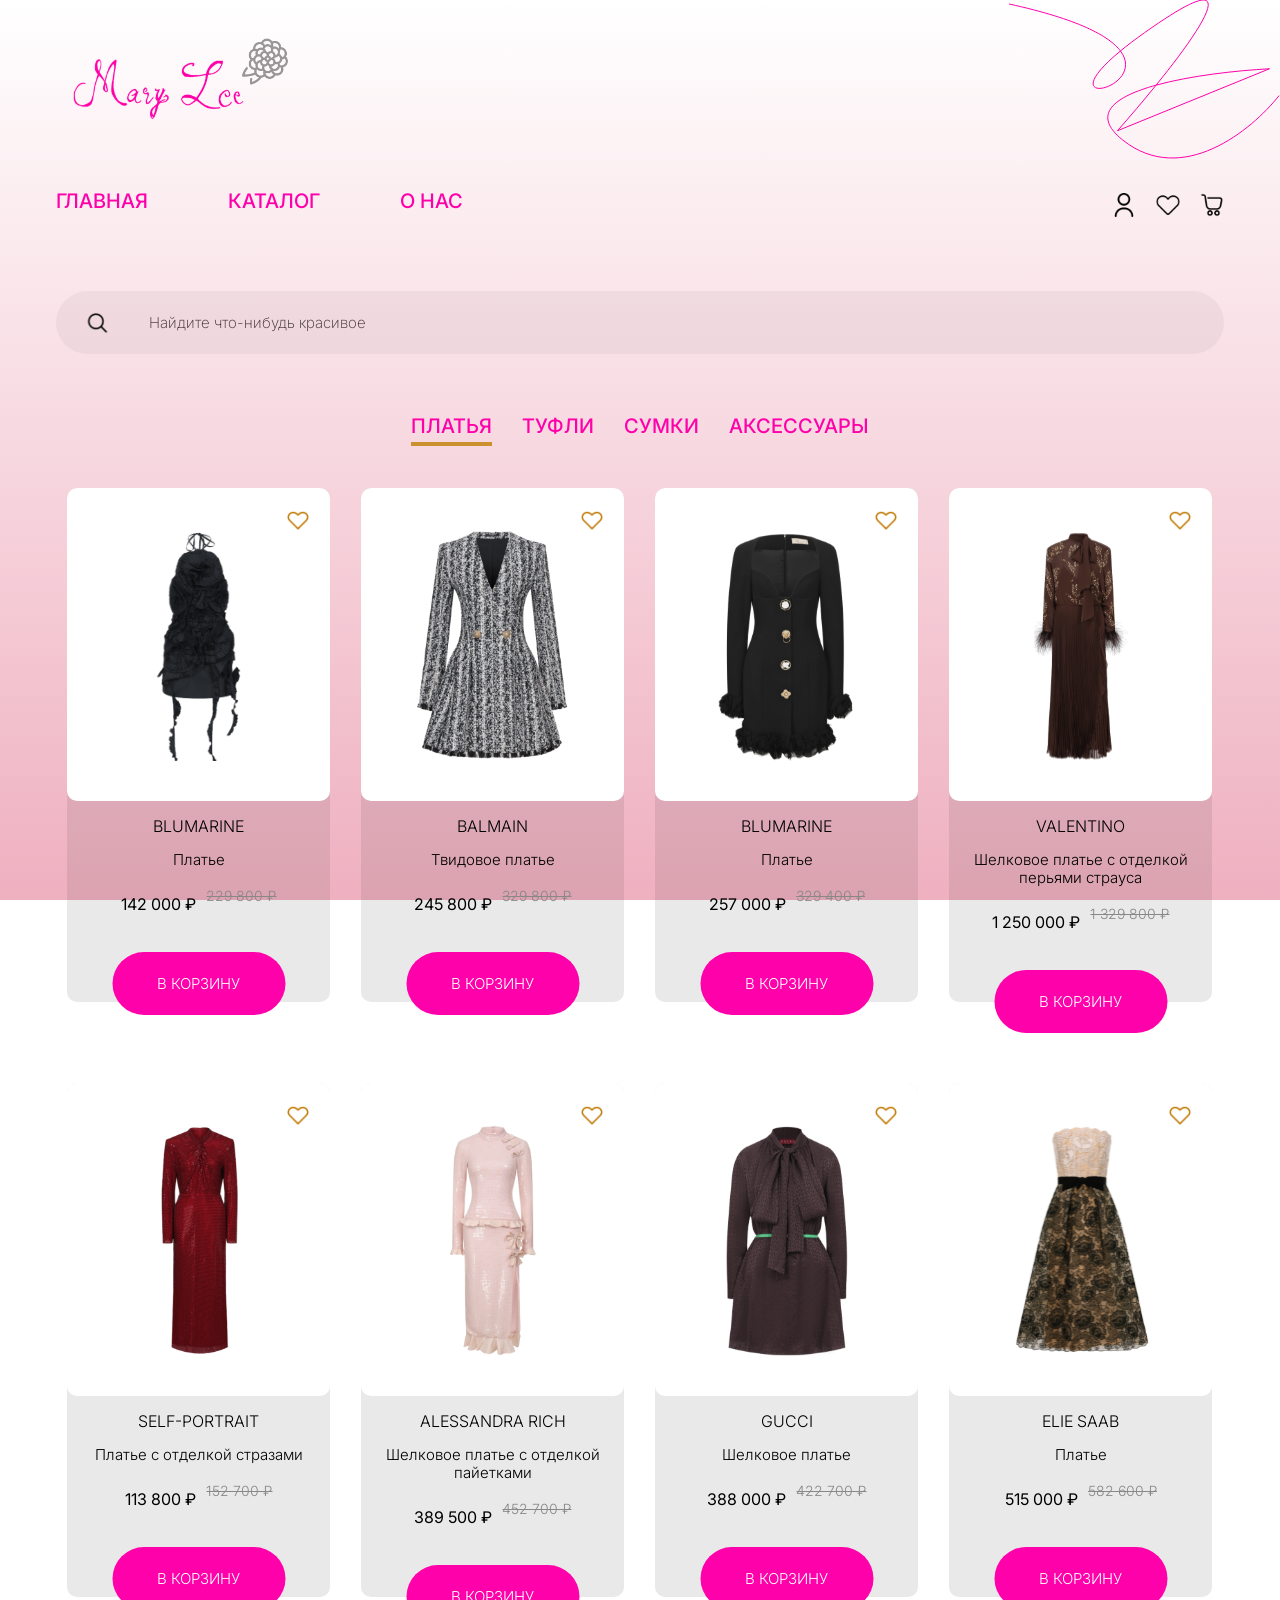
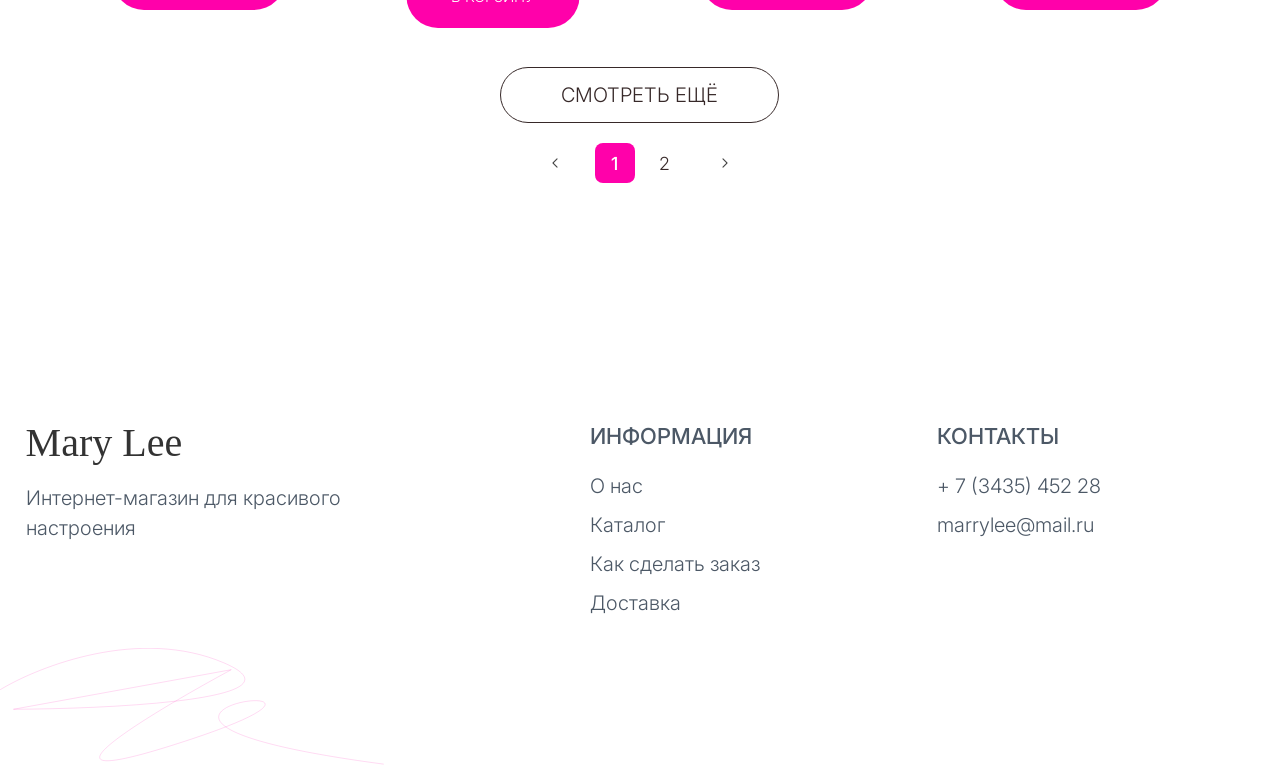
<file: dresses.html>
<!DOCTYPE html>
<html lang="en">
<head>
    <meta charset="UTF-8">
    <meta name="viewport" content="width=device-width, initial-scale=1.0">
    <title>Dresses</title>
    <link rel="icon" href="img/Logo.svg" type="image/svg+xml">
    <link rel="preconnect" href="https://fonts.googleapis.com">
    <link rel="preconnect" href="https://fonts.gstatic.com" crossorigin>
    <link href="https://fonts.googleapis.com/css2?family=Inter:wght@200;500&display=swap" rel="stylesheet">
    <link rel="stylesheet" href="style.css">
    <link rel="stylesheet" href="catalog.css">
</head>
<body>
    <header class="head-with-logo">
        <div class="headerTop">
            <a href="index.html" class="header__logo">
                <img src="img/for_logo_header/logo.svg" alt="Логотип">
            </a>
            <a href="index.html" class="header_Icon_right">
                <img src="img/for_logo_header/special_line.svg" alt="Спец.линия">
            </a>
        </div>
        <div class="headerMiddle">
            <nav class="headerNav">
                <a href="index.html">ГЛАВНАЯ</a>
                <a href="catalog.html">КАТАЛОГ</a>
                <a href="about.html">О НАС</a>
            </nav>
        
            <div class="headerIcons">
                <a href="profile.html" class="icon-link"><img src="img/for_logo_header/profile.svg" alt="Профиль"></a>
                <a href="favorites.html" class="icon-link"><img src="img/for_logo_header/favorites.svg" alt="Избранное"></a>
                <a href="cart.html" class="icon-link"><img src="img/for_logo_header/bag.svg" alt="Корзина"></a>
            </div>
        </div>
        <div class="headerBottom">
            <div class="headerSearchRow">
                <button class="headerSearchBtn" aria-label="Найти">
                    <img src="img/for_logo_header/search.svg" alt="Поиск">
                </button>
                <div class="headerSearchBox">Найдите что-нибудь красивое</div>
            </div>
        </div>
    </header>
    <main class="main-content">
        <section class="catalog-nav">
            <ul class="catalog-nav__list">
                <li><a href="dresses.html" class="catalog-nav__link active">ПЛАТЬЯ</a></li>
                <li><a href="shoes.html" class="catalog-nav__link">ТУФЛИ</a></li>
                <li><a href="bags.html" class="catalog-nav__link">СУМКИ</a></li>
                <li><a href="accessories.html" class="catalog-nav__link">АКСЕССУАРЫ</a></li>
            </ul>
        </section>

        <section class="catalog-grid-wrapper">
            <div class="catalog-grid" id="catalogGrid">
                <div class="product-card">
                    <div class="card-image-box">
                        <button class="favorite-btn" 
                                data-id="dress-1" 
                                data-brand="Blumarine" 
                                data-name="Платье" 
                                data-price="142000" 
                                data-image="img/for_catalog/for_dresses/dress1.svg">
                            <img src="img/for_catalog/fav_for_all.svg" alt="В избранное">
                        </button>
                        <img src="img/for_catalog/for_dresses/dress1.svg" alt="Платье 1" class="card-main-image">
                    </div>
                    <div class="card-info-box">
                        <div class="brand-name">Blumarine</div>
                        <div class="product-name">Платье</div>
                        <div class="price-block">
                            <span class="old-price">229 800 ₽</span>
                            <span class="current-price">142 000 ₽</span>
                        </div>
                        <button class="add-to-cart-btn">В КОРЗИНУ</button>
                    </div>
                </div>

                <div class="product-card">
                    <div class="card-image-box">
                        <button class="favorite-btn" 
                                data-id="dress-2" 
                                data-brand="Balmain" 
                                data-name="Твидовое платье" 
                                data-price="245800" 
                                data-image="img/for_catalog/for_dresses/dress2.svg">
                            <img src="img/for_catalog/fav_for_all.svg" alt="В избранное">
                        </button>
                        <img src="img/for_catalog/for_dresses/dress2.svg" alt="Платье 2" class="card-main-image">
                    </div>
                    <div class="card-info-box">
                        <div class="brand-name">Balmain</div>
                        <div class="product-name">Твидовое платье</div>
                        <div class="price-block">
                            <span class="old-price">329 800 ₽</span>
                            <span class="current-price">245 800 ₽</span>
                        </div>
                        <button class="add-to-cart-btn">В КОРЗИНУ</button>
                    </div>
                </div>

                <div class="product-card">
                    <div class="card-image-box">
                        <button class="favorite-btn" 
                                data-id="dress-3" 
                                data-brand="Blumarine" 
                                data-name="Платье" 
                                data-price="257000" 
                                data-image="img/for_catalog/for_dresses/dress3.svg">
                            <img src="img/for_catalog/fav_for_all.svg" alt="В избранное">
                        </button>
                        <img src="img/for_catalog/for_dresses/dress3.svg" alt="Платье 3" class="card-main-image">
                    </div>
                    <div class="card-info-box">
                        <div class="brand-name">Blumarine</div>
                        <div class="product-name">Платье</div>
                        <div class="price-block">
                            <span class="old-price">329 400 ₽</span>
                            <span class="current-price">257 000 ₽</span>
                        </div>
                        <button class="add-to-cart-btn">В КОРЗИНУ</button>
                    </div>
                </div>

                <div class="product-card">
                    <div class="card-image-box">
                        <button class="favorite-btn" 
                                data-id="dress-4" 
                                data-brand="Valentino" 
                                data-name="Шелковое платье с отделкой перьями страуса" 
                                data-price="1250000" 
                                data-image="img/for_catalog/for_dresses/dress4.svg">
                            <img src="img/for_catalog/fav_for_all.svg" alt="В избранное">
                        </button>
                        <img src="img/for_catalog/for_dresses/dress4.svg" alt="Платье 4" class="card-main-image">
                    </div>
                    <div class="card-info-box">
                        <div class="brand-name">Valentino</div>
                        <div class="product-name">Шелковое платье с отделкой перьями страуса</div>
                        <div class="price-block">
                            <span class="old-price">1 329 800 ₽</span>
                            <span class="current-price">1 250 000 ₽</span>
                        </div>
                        <button class="add-to-cart-btn">В КОРЗИНУ</button>
                    </div>
                </div>

                <div class="product-card">
                    <div class="card-image-box">
                        <button class="favorite-btn" 
                                data-id="dress-5" 
                                data-brand="self-portrait" 
                                data-name="Платье с отделкой стразами" 
                                data-price="113800"
                                data-image="img/for_catalog/for_dresses/dress5.svg">
                            <img src="img/for_catalog/fav_for_all.svg" alt="В избранное">
                        </button>
                        <img src="img/for_catalog/for_dresses/dress5.svg" alt="Платье 5" class="card-main-image">
                    </div>
                    <div class="card-info-box">
                        <div class="brand-name">self-portrait</div>
                        <div class="product-name">Платье с отделкой стразами</div>
                        <div class="price-block">
                            <span class="old-price">152 700 ₽</span>
                            <span class="current-price">113 800 ₽</span>
                        </div>
                        <button class="add-to-cart-btn">В КОРЗИНУ</button>
                    </div>
                </div>

                <div class="product-card">
                    <div class="card-image-box">
                        <button class="favorite-btn" 
                                data-id="dress-6" 
                                data-brand="Alessandra Rich" 
                                data-name="Шелковое платье с отделкой пайетками" 
                                data-price="389500" 
                                data-image="img/for_catalog/for_dresses/dress6.svg">
                            <img src="img/for_catalog/fav_for_all.svg" alt="В избранное">
                        </button>
                        <img src="img/for_catalog/for_dresses/dress6.svg" alt="Платье 6" class="card-main-image">
                    </div>
                    <div class="card-info-box">
                        <div class="brand-name">Alessandra Rich</div>
                        <div class="product-name">Шелковое платье с отделкой пайетками</div>
                        <div class="price-block">
                            <span class="old-price">452 700 ₽</span>
                            <span class="current-price">389 500 ₽</span>
                        </div>
                        <button class="add-to-cart-btn">В КОРЗИНУ</button>
                    </div>
                </div>

                <div class="product-card">
                    <div class="card-image-box">
                        <button class="favorite-btn" 
                                data-id="dress-7" 
                                data-brand="Gucci" 
                                data-name="Шелковое платье" 
                                data-price="388000" 
                                data-image="img/for_catalog/for_dresses/dress7.svg">
                            <img src="img/for_catalog/fav_for_all.svg" alt="В избранное">
                        </button>
                        <img src="img/for_catalog/for_dresses/dress7.svg" alt="Платье 7" class="card-main-image">
                    </div>
                    <div class="card-info-box">
                        <div class="brand-name">Gucci</div>
                        <div class="product-name">Шелковое платье</div>
                        <div class="price-block">
                            <span class="old-price">422 700 ₽</span>
                            <span class="current-price">388 000 ₽</span>
                        </div>
                        <button class="add-to-cart-btn">В КОРЗИНУ</button>
                    </div>
                </div>

                <div class="product-card">
                    <div class="card-image-box">
                        <button class="favorite-btn" 
                                data-id="dress-8" 
                                data-brand="Elie Saab" 
                                data-name="Платье" 
                                data-price="515000" 
                                data-image="img/for_catalog/for_dresses/dress8.svg">
                            <img src="img/for_catalog/fav_for_all.svg" alt="В избранное">
                        </button>
                        <img src="img/for_catalog/for_dresses/dress8.svg" alt="Платье 8" class="card-main-image">
                    </div>
                    <div class="card-info-box">
                        <div class="brand-name">Elie Saab</div>
                        <div class="product-name">Платье</div>
                        <div class="price-block">
                            <span class="old-price">582 600 ₽</span>
                            <span class="current-price">515 000 ₽</span>
                        </div>
                        <button class="add-to-cart-btn">В КОРЗИНУ</button>
                    </div>
                </div>

                <div class="product-card hidden" id="card9">
                    <div class="card-image-box">
                        <button class="favorite-btn" 
                                data-id="dress-9" 
                                data-brand="Giuseppe di Morabito" 
                                data-name="Платье" 
                                data-price="182000" 
                                data-image="img/for_catalog/for_dresses/dress9.svg">
                            <img src="img/for_catalog/fav_for_all.svg" alt="В избранное">
                        </button>
                        <img src="img/for_catalog/for_dresses/dress9.svg" alt="Платье 9" class="card-main-image">
                    </div>
                    <div class="card-info-box">
                        <div class="brand-name">Giuseppe di Morabito</div>
                        <div class="product-name">Платье</div>
                        <div class="price-block">
                            <span class="old-price">272 600 ₽</span>
                            <span class="current-price">182 000 ₽</span>
                        </div>
                        <button class="add-to-cart-btn">В КОРЗИНУ</button>
                    </div>
                </div>

            </div>

            <div class="catalog-btn-wrapper">
                <button class="view-all-btn" id="loadMoreBtn">СМОТРЕТЬ ЕЩЁ</button>
            </div>

            <div class="pagination">
                <button class="pagination__arrow" id="prevPage">
                    <img src="img/for_catalog/arrow_left_for_all.svg" alt="Назад">
                </button>
                
                <ul class="pagination__list">
                    <li class="pagination__item active" data-page="1">1</li>
                    <li class="pagination__item" data-page="2">2</li>
                </ul>

                <button class="pagination__arrow" id="nextPage">
                    <img src="img/for_catalog/arrow_right_for_all.svg" alt="Вперед">
                </button>
            </div>
        </section>
    </main>
    <footer class="footer">
        <div class="footer__container">
            <div class="footer__col footer__col_left">
                <div class="footer__logo">Mary Lee</div>
                <p class="footer__desc">Интернет-магазин для красивого настроения</p>
            </div>
            <div class="footer__col footer__col_center">
                <h4 class="footer__title">ИНФОРМАЦИЯ</h4>
                <ul class="footer__nav-list">
                    <li><a href="about.html" class="footer__link">О нас</a></li>
                    <li><a href="catalog.html" class="footer__link">Каталог</a></li>
                    <li><a href="#" class="footer__link">Как сделать заказ</a></li>
                    <li><a href="#" class="footer__link">Доставка</a></li>
                </ul>
            </div>
            <div class="footer__col footer__col_right">
                <h4 class="footer__title">КОНТАКТЫ</h4>
                <ul class="footer__nav-list">
                    <li><a href="#" class="footer__link">+ 7 (3435) 452 28</a></li>
                    <li><a href="#" class="footer__link">marrylee@mail.ru</a></li>
                </ul>
            </div>
        </div>
        <img src="img/for_footer/line-left.svg" alt="" class="footer__line">
    </footer>
    <script src="script.js"></script>
    <script src="catalog.js"></script>
    <script src="favorites.js"></script>
</body>
</html>
</file>
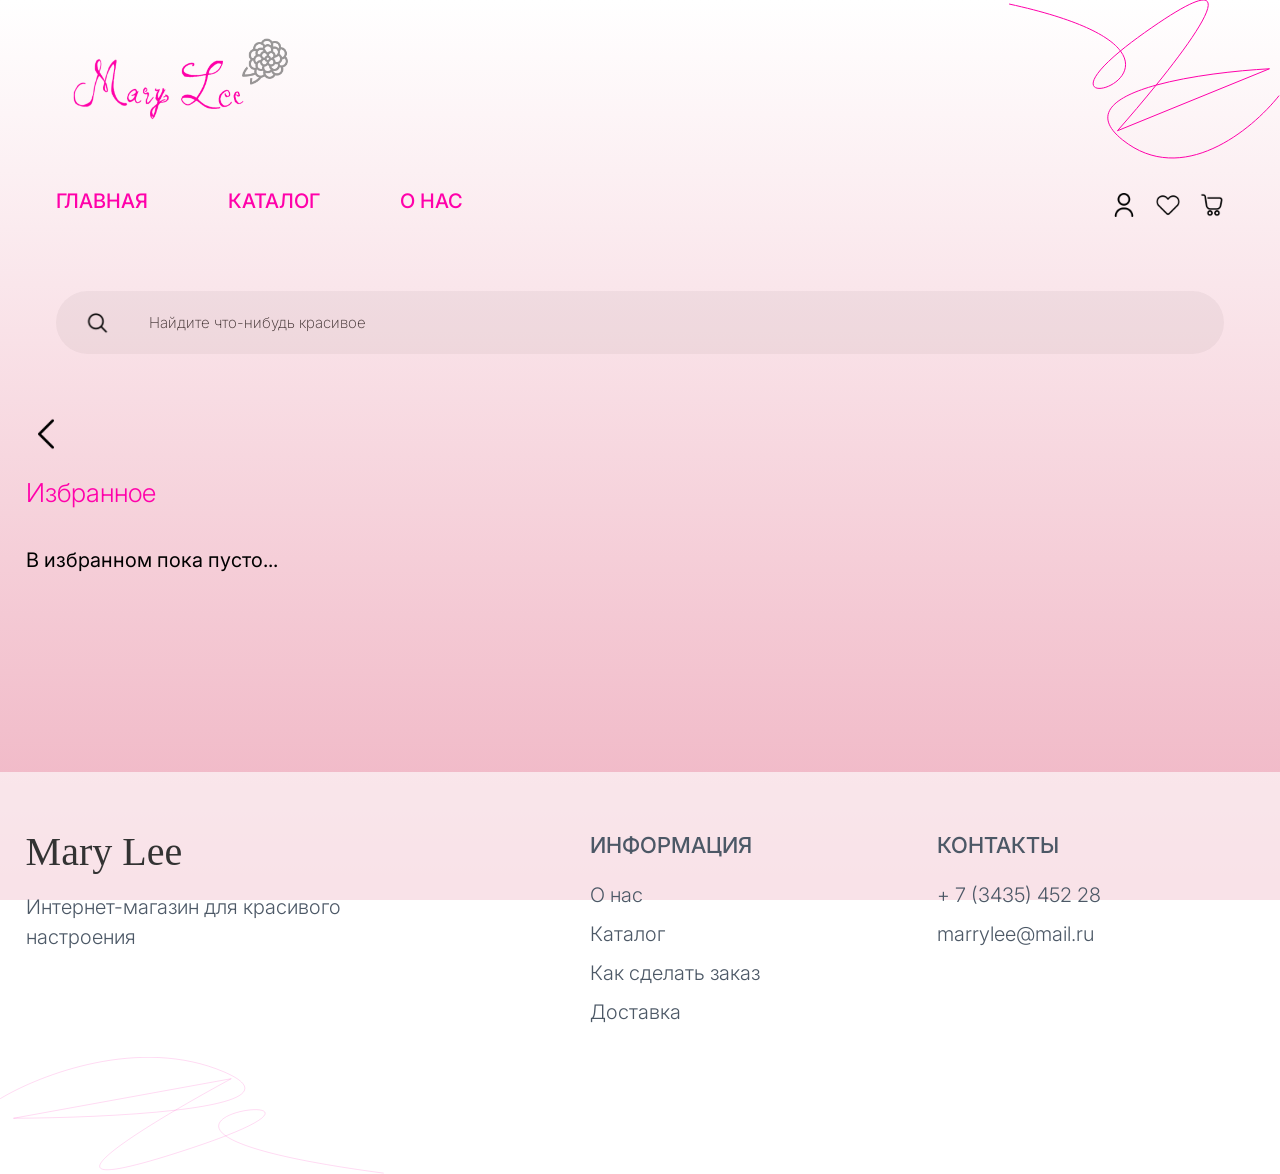
<file: favorites.html>
<!DOCTYPE html>
<html lang="en">
<head>
    <meta charset="UTF-8">
    <meta name="viewport" content="width=device-width, initial-scale=1.0">
    <title>Favorites</title>
    <link rel="icon" href="img/Logo.svg" type="image/svg+xml">
    <link rel="preconnect" href="https://fonts.googleapis.com">
    <link rel="preconnect" href="https://fonts.gstatic.com" crossorigin>
    <link href="https://fonts.googleapis.com/css2?family=Inter:wght@200;500&display=swap" rel="stylesheet">
    <link rel="stylesheet" href="style.css">
    <link rel="stylesheet" href="favorites.css">
</head>
<body>
        <header class="head-with-logo">
        <div class="headerTop">
            <a href="index.html" class="header__logo">
                <img src="img/for_logo_header/logo.svg" alt="Логотип">
            </a>
            <a href="index.html" class="header_Icon_right">
                <img src="img/for_logo_header/special_line.svg" alt="Спец.линия">
            </a>
        </div>
        <div class="headerMiddle">
            <nav class="headerNav">
                <a href="index.html">ГЛАВНАЯ</a>
                <a href="catalog.html">КАТАЛОГ</a>
                <a href="about.html">О НАС</a>
            </nav>
        
            <div class="headerIcons">
                <a href="profile.html" class="icon-link"><img src="img/for_logo_header/profile.svg" alt="Профиль"></a>
                <a href="favorites.html" class="icon-link"><img src="img/for_logo_header/favorites.svg" alt="Избранное"></a>
                <a href="cart.html" class="icon-link"><img src="img/for_logo_header/bag.svg" alt="Корзина"></a>
            </div>
        </div>
        <div class="headerBottom">
            <div class="headerSearchRow">
                <button class="headerSearchBtn" aria-label="Найти">
                    <img src="img/for_logo_header/search.svg" alt="Поиск">
                </button>
                <div class="headerSearchBox">Найдите что-нибудь красивое</div>
            </div>
        </div>
    </header>

    <main class="favorites-container">
        <button class="back-btn" onclick="history.back()">
            <img src="img/for_catalog/arrow_left_for_all.svg" alt="Назад">
        </button>

        <h1 class="favorites-title">Избранное</h1>

        <div class="favorites-list" id="favoritesList"></div>
    </main>

    <footer class="footer">
        <div class="footer__container">
            <div class="footer__col footer__col_left">
                <div class="footer__logo">Mary Lee</div>
                <p class="footer__desc">Интернет-магазин для красивого настроения</p>
            </div>
            <div class="footer__col footer__col_center">
                <h4 class="footer__title">ИНФОРМАЦИЯ</h4>
                <ul class="footer__nav-list">
                    <li><a href="about.html" class="footer__link">О нас</a></li>
                    <li><a href="catalog.html" class="footer__link">Каталог</a></li>
                    <li><a href="#" class="footer__link">Как сделать заказ</a></li>
                    <li><a href="#" class="footer__link">Доставка</a></li>
                </ul>
            </div>
            <div class="footer__col footer__col_right">
                <h4 class="footer__title">КОНТАКТЫ</h4>
                <ul class="footer__nav-list">
                    <li><a href="#" class="footer__link">+ 7 (3435) 452 28</a></li>
                    <li><a href="#" class="footer__link">marrylee@mail.ru</a></li>
                </ul>
            </div>
        </div>
        <img src="img/for_footer/line-left.svg" alt="" class="footer__line">
    </footer>
    <script src="favorites.js"></script>
</body>
</html>
</file>
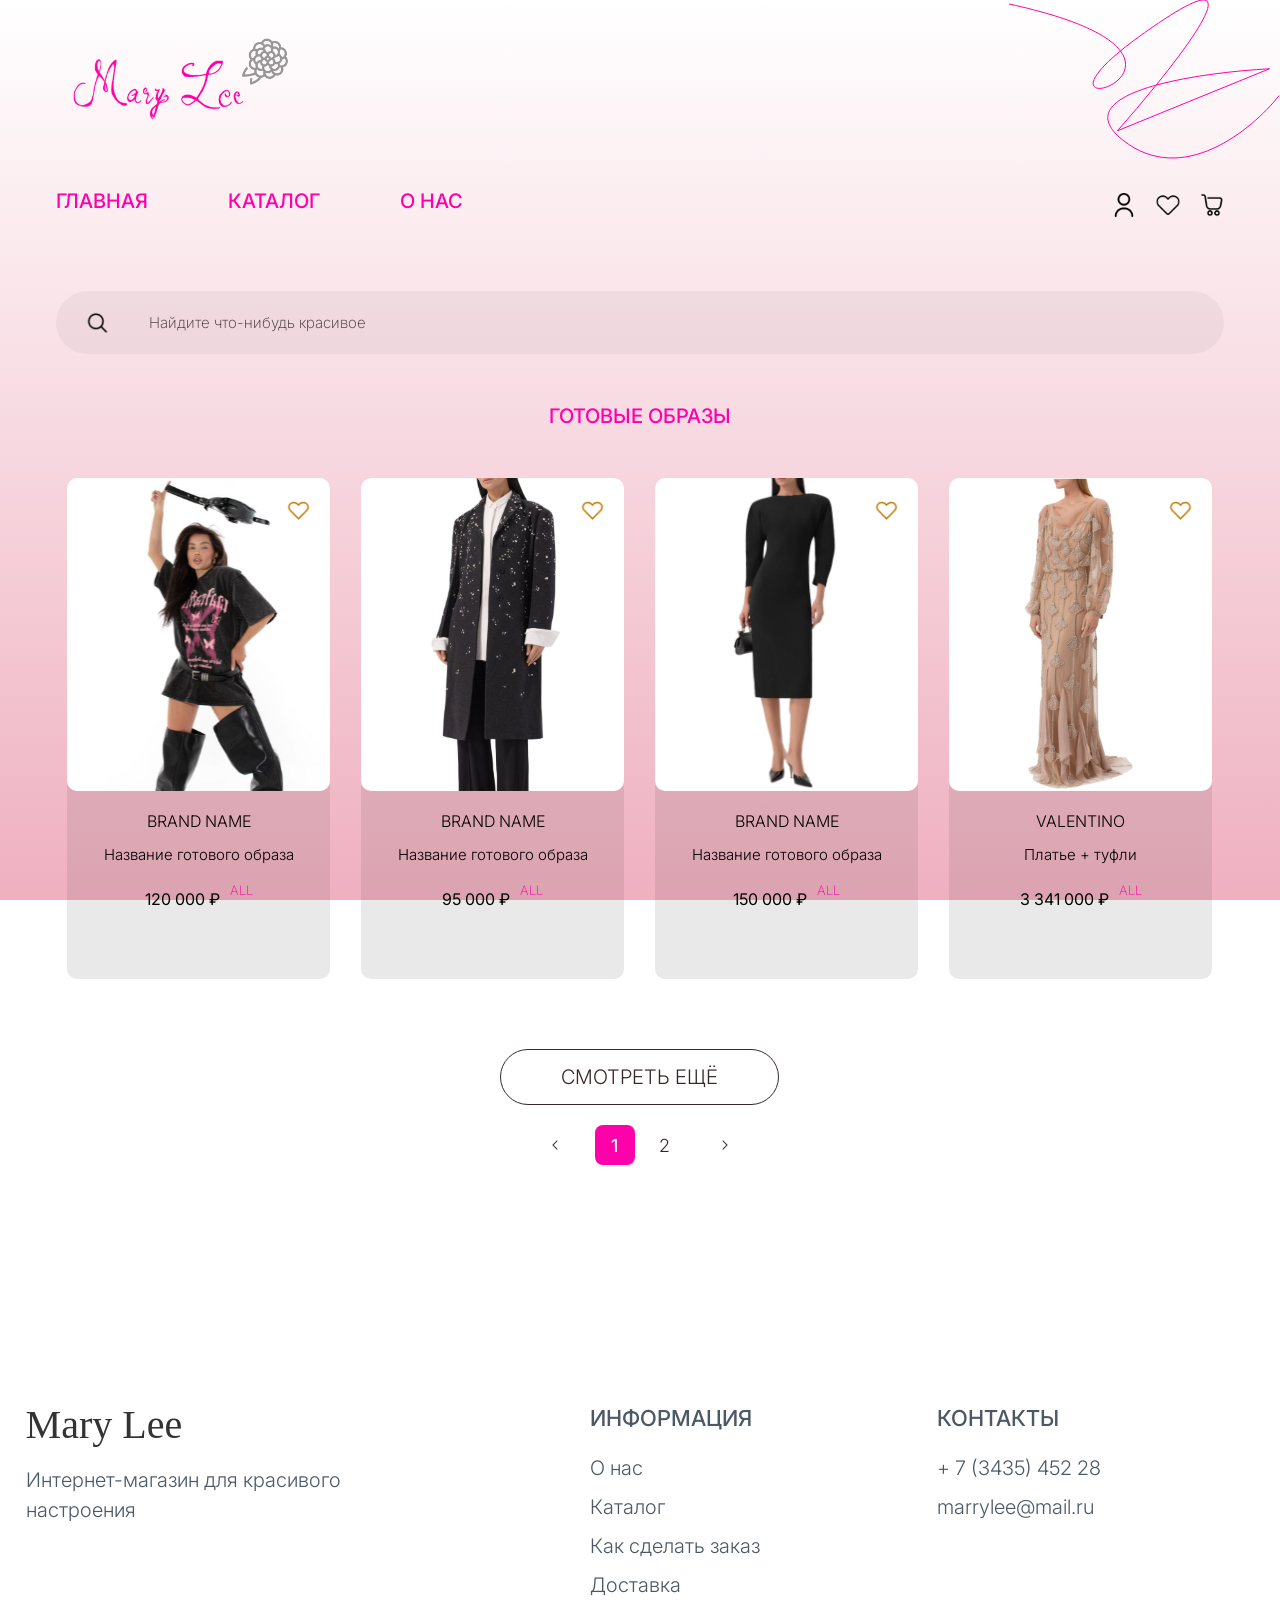
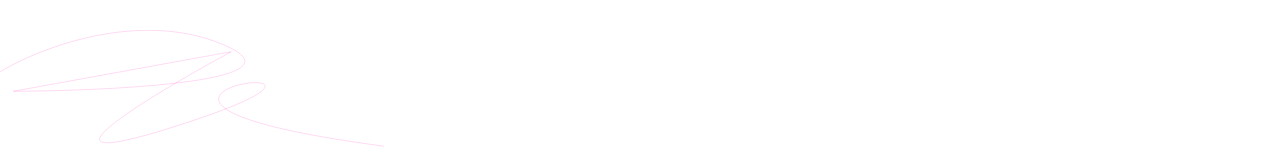
<file: Looks.html>
<!DOCTYPE html>
<html lang="en">
<head>
    <meta charset="UTF-8">
    <meta name="viewport" content="width=device-width, initial-scale=1.0">
    <title>Looks</title>
    <link rel="icon" href="img/Logo.svg" type="image/svg+xml">
    <link rel="preconnect" href="https://fonts.googleapis.com">
    <link rel="preconnect" href="https://fonts.gstatic.com" crossorigin>
    <link href="https://fonts.googleapis.com/css2?family=Inter:wght@200;500&display=swap" rel="stylesheet">
    <link rel="stylesheet" href="style.css">
    <link rel="stylesheet" href="catalog.css">
</head>
<body>
    <header class="head-with-logo">
        <div class="headerTop">
            <a href="index.html" class="header__logo">
                <img src="img/for_logo_header/logo.svg" alt="Логотип">
            </a>
            <a href="index.html" class="header_Icon_right">
                <img src="img/for_logo_header/special_line.svg" alt="Спец.линия">
            </a>
        </div>
        <div class="headerMiddle">
            <nav class="headerNav">
                <a href="index.html">ГЛАВНАЯ</a>
                <a href="catalog.html">КАТАЛОГ</a>
                <a href="about.html">О НАС</a>
            </nav>
        
            <div class="headerIcons">
                <a href="profile.html" class="icon-link">
                    <img src="img/for_logo_header/profile.svg" alt="Профиль">
                </a>
                <a href="favorites.html" class="icon-link">
                    <img src="img/for_logo_header/favorites.svg" alt="Избранное">
                </a>
                <a href="cart.html" class="icon-link">
                    <img src="img/for_logo_header/bag.svg" alt="Корзина">
                </a>
            </div>
        </div>
        <div class="headerBottom">
            <div class="headerSearchRow">
                <button class="headerSearchBtn" aria-label="Найти">
                    <img src="img/for_logo_header/search.svg" alt="Поиск">
                </button>
                <div class="headerSearchBox">Найдите что-нибудь красивое</div>
            </div>
        </div>
    </header>

    <main class="main-content">
        <h1 class="page-title">ГОТОВЫЕ ОБРАЗЫ</h1>
        <section class="catalog-grid-wrapper" >
            <div class="catalog-grid" id="catalogGrid">
                <div class="look-card">
                    <div class="look-image-box">
                        <button class="favorite-btn-large" 
                                data-id="look-1" 
                                data-brand="BRAND NAME" 
                                data-name="Название готового образа" 
                                data-price="120000" 
                                data-image="img/section3/img1.svg">
                            <img src="img/section3/fav3.svg" alt="В избранное">
                        </button>
                        <img src="img/section3/img1.svg" alt="Образ 1" class="look-main-image">
                    </div>
                    <div class="look-info-box">
                        <div class="brand-name">BRAND NAME</div>
                        <div class="product-name">Название готового образа</div>
                        <div class="price-block">
                            <span class="new-label">ALL</span>
                            <span class="current-price">120 000 ₽</span>
                        </div>
                    </div>
                </div>
                <div class="look-card">
                    <div class="look-image-box">
                        <button class="favorite-btn-large" 
                                data-id="look-2" 
                                data-brand="BRAND NAME" 
                                data-name="Название готового образа" 
                                data-price="95 000" 
                                data-image="img/section3/img2.svg">
                            <img src="img/section3/fav3.svg" alt="В избранное">
                        </button>
                        <img src="img/section3/img2.svg" alt="Образ 2" class="look-main-image">
                    </div>
                    <div class="look-info-box">
                        <div class="brand-name">BRAND NAME</div>
                        <div class="product-name">Название готового образа</div>
                        <div class="price-block">
                            <span class="new-label">ALL</span>
                            <span class="current-price">95 000 ₽</span>
                        </div>
                    </div>
                </div>

                <div class="look-card">
                    <div class="look-image-box">
                        <button class="favorite-btn-large" 
                                data-id="look-3" 
                                data-brand="BRAND NAME" 
                                data-name="Название готового образа" 
                                data-price="150 000" 
                                data-image="img/section3/img3.svg">
                            <img src="img/section3/fav3.svg" alt="В избранное">
                        </button>
                        <img src="img/section3/img3.svg" alt="Образ 3" class="look-main-image">
                    </div>
                    <div class="look-info-box">
                        <div class="brand-name">BRAND NAME</div>
                        <div class="product-name">Название готового образа</div>
                        <div class="price-block">
                            <span class="new-label">ALL</span>
                            <span class="current-price">150 000 ₽</span>
                        </div>
                    </div>
                </div>

                <div class="look-card">
                    <div class="look-image-box">
                        <button class="favorite-btn-large" 
                                data-id="look-4" 
                                data-brand="BRAND NAME" 
                                data-name="Название готового образа" 
                                data-price="3341000" 
                                data-image="img/section3/img4.svg">
                            <img src="img/section3/fav3.svg" alt="В избранное">
                        </button>
                        <img src="img/section3/img4.svg" alt="Образ 4" class="look-main-image">
                    </div>
                    <div class="look-info-box">
                        <div class="brand-name">Valentino</div>
                        <div class="product-name">Платье + туфли</div>
                        <div class="price-block">
                            <span class="new-label">ALL</span>
                            <span class="current-price">3 341 000 ₽</span>
                        </div>
                    </div>
                </div>

            </div>

            <div class="catalog-btn-wrapper">
                <button class="view-all-btn" id="loadMoreBtn">СМОТРЕТЬ ЕЩЁ</button>
            </div>

            <div class="pagination">
                <button class="pagination__arrow" id="prevPage">
                    <img src="img/for_catalog/arrow_left_for_all.svg" alt="Назад">
                </button>
                
                <ul class="pagination__list">
                    <li class="pagination__item active" data-page="1">1</li>
                    <li class="pagination__item" data-page="2">2</li>
                </ul>

                <button class="pagination__arrow" id="nextPage">
                    <img src="img/for_catalog/arrow_right_for_all.svg" alt="Вперед">
                </button>
            </div>
        </section>
    </main>

    <footer class="footer">
        <div class="footer__container">
            <div class="footer__col footer__col_left">
                <div class="footer__logo">Mary Lee</div>
                <p class="footer__desc">Интернет-магазин для красивого настроения</p>
                
            </div>

            <div class="footer__col footer__col_center">
                <h4 class="footer__title">ИНФОРМАЦИЯ</h4>
                <ul class="footer__nav-list">
                    <li><a href="about.html" class="footer__link">О нас</a></li>
                    <li><a href="catalog.html" class="footer__link">Каталог</a></li>
                    <li><a href="#" class="footer__link">Как сделать заказ</a></li>
                    <li><a href="#" class="footer__link">Доставка</a></li>
                </ul>
            </div>

            <div class="footer__col footer__col_right">
                <h4 class="footer__title">КОНТАКТЫ</h4>
                <ul class="footer__nav-list">
                    <li><a href="#" class="footer__link">+ 7 (3435) 452 28</a></li>
                    <li><a href="#" class="footer__link">marrylee@mail.ru</a></li>
                </ul>
            </div>
        </div>
        <img src="img/for_footer/line-left.svg" alt="" class="footer__line">

    </footer>
    <script src="script.js"></script>
    <script src="catalog.js"></script>
    <script src="favorites.js"></script>
</body>
</html>
</file>
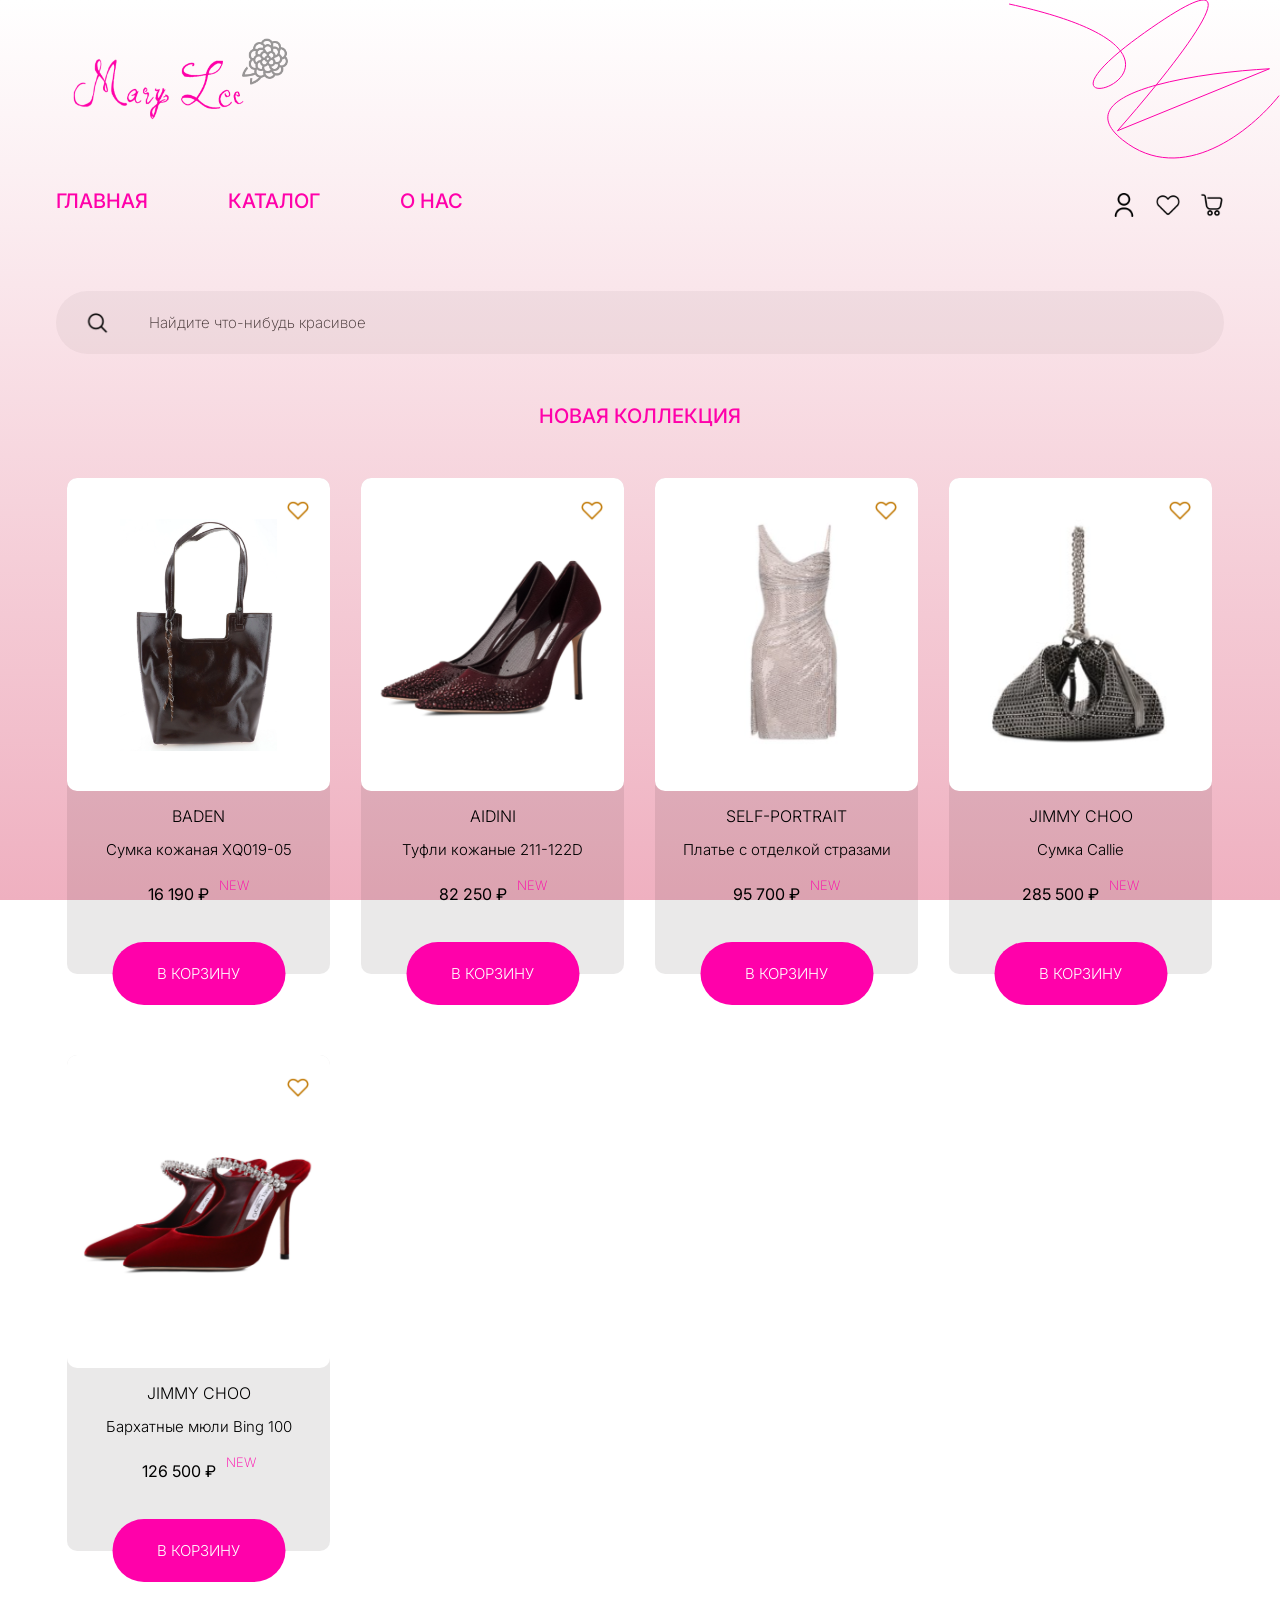
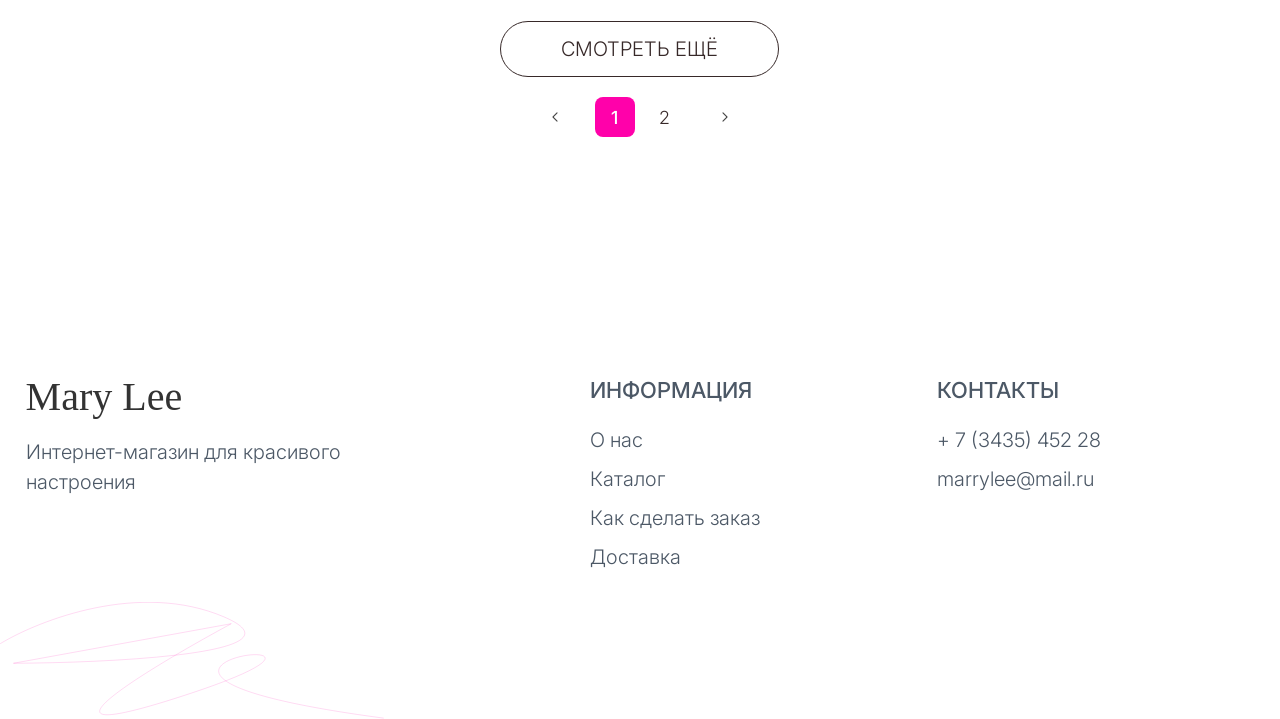
<file: new-collection.html>
<!DOCTYPE html>
<html lang="en">
<head>
    <meta charset="UTF-8">
    <meta name="viewport" content="width=device-width, initial-scale=1.0">
    <title>New-collection</title>
    <link rel="icon" href="img/Logo.svg" type="image/svg+xml">
    <link rel="preconnect" href="https://fonts.googleapis.com">
    <link rel="preconnect" href="https://fonts.gstatic.com" crossorigin>
    <link href="https://fonts.googleapis.com/css2?family=Inter:wght@200;500&display=swap" rel="stylesheet">
    <link rel="stylesheet" href="style.css">
    <link rel="stylesheet" href="catalog.css">
</head>
<body>
    <header class="head-with-logo">
        <div class="headerTop">
            <a href="index.html" class="header__logo">
                <img src="img/for_logo_header/logo.svg" alt="Логотип">
            </a>
            <a href="index.html" class="header_Icon_right">
                <img src="img/for_logo_header/special_line.svg" alt="Спец.линия">
            </a>
        </div>
        <div class="headerMiddle">
            <nav class="headerNav">
                <a href="index.html">ГЛАВНАЯ</a>
                <a href="catalog.html">КАТАЛОГ</a>
                <a href="about.html">О НАС</a>
            </nav>
        
            <div class="headerIcons">
                <a href="profile.html" class="icon-link">
                    <img src="img/for_logo_header/profile.svg" alt="Профиль">
                </a>
                <a href="favorites.html" class="icon-link">
                    <img src="img/for_logo_header/favorites.svg" alt="Избранное">
                </a>
                <a href="cart.html" class="icon-link">
                    <img src="img/for_logo_header/bag.svg" alt="Корзина">
                </a>
            </div>
        </div>
        <div class="headerBottom">
            <div class="headerSearchRow">
                <button class="headerSearchBtn" aria-label="Найти">
                    <img src="img/for_logo_header/search.svg" alt="Поиск">
                </button>
                <div class="headerSearchBox">Найдите что-нибудь красивое</div>
            </div>
        </div>
    </header>

    <main class="main-content">
        <h1 class="page-title">НОВАЯ КОЛЛЕКЦИЯ</h1>
        
        <section class="catalog-grid-wrapper">
            
            <div class="catalog-grid">
                <div class="product-card">
                    <div class="card-image-box">
                        <button class="favorite-btn" 
                                data-id="6" 
                                data-brand="BADEN" 
                                data-name="Сумка кожаная XQ019-05" 
                                data-price="16190" 
                                data-image="img/section2/img1.svg">
                            <img src="img/section2/fav2.svg" alt="В избранное">
                        </button>
                        <img src="img/section2/img1.svg" alt="Товар 1" class="card-main-image">
                    </div>
                    <div class="card-info-box">
                        <div class="brand-name">BADEN</div>
                        <div class="product-name">Сумка кожаная XQ019-05</div>
                        <div class="price-block">
                            <span class="new-label">NEW</span>
                            <span class="current-price">16 190 ₽</span>
                        </div>
                        <button class="add-to-cart-btn">В КОРЗИНУ</button>
                    </div>
                </div>

                <div class="product-card">
                    <div class="card-image-box">
                        <button class="favorite-btn" 
                                data-id="7" 
                                data-brand="AIDINI" 
                                data-name="Туфли кожаные 211-122D" 
                                data-price="82250" 
                                data-image="img/section2/img2.svg">
                            <img src="img/section2/fav2.svg" alt="В избранное">
                        </button>
                        <img src="img/section2/img2.svg" alt="Товар 2" class="card-main-image">
                    </div>
                    <div class="card-info-box">
                        <div class="brand-name">AIDINI</div>
                        <div class="product-name">Туфли кожаные 211-122D</div>
                        <div class="price-block">
                            <span class="new-label">NEW</span>
                            <span class="current-price">82 250 ₽</span>
                        </div>
                        <button class="add-to-cart-btn">В КОРЗИНУ</button>
                    </div>
                </div>

                <div class="product-card">
                    <div class="card-image-box">
                        <button class="favorite-btn" 
                                data-id="8" 
                                data-brand="self-portrait" 
                                data-name="Платье с отделкой стразами" 
                                data-price="95700" 
                                data-image="img/section2/img3.svg">
                            <img src="img/section2/fav2.svg" alt="В избранное">
                        </button>
                        <img src="img/section2/img3.svg" alt="Товар 3" class="card-main-image">
                    </div>
                    <div class="card-info-box">
                        <div class="brand-name">self-portrait</div>
                        <div class="product-name">Платье с отделкой стразами</div>
                        <div class="price-block">
                            <span class="new-label">NEW</span>
                            <span class="current-price">95 700 ₽</span>
                        </div>
                        <button class="add-to-cart-btn">В КОРЗИНУ</button>
                    </div>
                </div>

                <div class="product-card">
                    <div class="card-image-box">
                        <button class="favorite-btn" 
                                data-id="9" 
                                data-brand="JIMMY CHOO" 
                                data-name="Сумка Callie" 
                                data-price="285500" 
                                data-image="img/section2/img4.svg">
                            <img src="img/section2/fav2.svg" alt="В избранное">
                        </button>
                        <img src="img/section2/img4.svg" alt="Товар 4" class="card-main-image">
                    </div>
                    <div class="card-info-box">
                        <div class="brand-name">JIMMY CHOO</div>
                        <div class="product-name">Сумка Callie</div>
                        <div class="price-block">
                            <span class="new-label">NEW</span>
                            <span class="current-price">285 500 ₽</span>
                        </div>
                        <button class="add-to-cart-btn">В КОРЗИНУ</button>
                    </div>
                </div>

                <div class="product-card">
                    <div class="card-image-box">
                        <button class="favorite-btn" 
                                data-id="10" 
                                data-brand="JIMMY CHOO" 
                                data-name="Бархатные мюли Bing 100" 
                                data-price="126500" 
                                data-image="img/section2/img5.svg">
                            <img src="img/section2/fav2.svg" alt="В избранное">
                        </button>
                        <img src="img/section2/img5.svg" alt="Товар 5" class="card-main-image">
                    </div>
                    <div class="card-info-box">
                        <div class="brand-name">JIMMY CHOO</div>
                        <div class="product-name">Бархатные мюли Bing 100</div>
                        <div class="price-block">
                            <span class="new-label">NEW</span>
                            <span class="current-price">126 500 ₽</span>
                        </div>
                        <button class="add-to-cart-btn">В КОРЗИНУ</button>
                    </div>
                </div>

            </div>

            <div class="catalog-btn-wrapper">
                <button class="view-all-btn" id="loadMoreBtn">СМОТРЕТЬ ЕЩЁ</button>
            </div>

            <div class="pagination">
                <button class="pagination__arrow" id="prevPage">
                    <img src="img/for_catalog/arrow_left_for_all.svg" alt="Назад">
                </button>
                
                <ul class="pagination__list">
                    <li class="pagination__item active" data-page="1">1</li>
                    <li class="pagination__item" data-page="2">2</li>
                </ul>

                <button class="pagination__arrow" id="nextPage">
                    <img src="img/for_catalog/arrow_right_for_all.svg" alt="Вперед">
                </button>
            </div>
        </section>
    </main>

    <footer class="footer">
        <div class="footer__container">
            <div class="footer__col footer__col_left">
                <div class="footer__logo">Mary Lee</div>
                <p class="footer__desc">Интернет-магазин для красивого настроения</p>
                
            </div>

            <div class="footer__col footer__col_center">
                <h4 class="footer__title">ИНФОРМАЦИЯ</h4>
                <ul class="footer__nav-list">
                    <li><a href="about.html" class="footer__link">О нас</a></li>
                    <li><a href="catalog.html" class="footer__link">Каталог</a></li>
                    <li><a href="#" class="footer__link">Как сделать заказ</a></li>
                    <li><a href="#" class="footer__link">Доставка</a></li>
                </ul>
            </div>

            <div class="footer__col footer__col_right">
                <h4 class="footer__title">КОНТАКТЫ</h4>
                <ul class="footer__nav-list">
                    <li><a href="#" class="footer__link">+ 7 (3435) 452 28</a></li>
                    <li><a href="#" class="footer__link">marrylee@mail.ru</a></li>
                </ul>
            </div>

        </div>
        <img src="img/for_footer/line-left.svg" alt="" class="footer__line">

    </footer>
    <script src="script.js"></script>
    <script src="catalog.js"></script>
    <script src="favorites.js"></script>
</body>
</html>
</file>
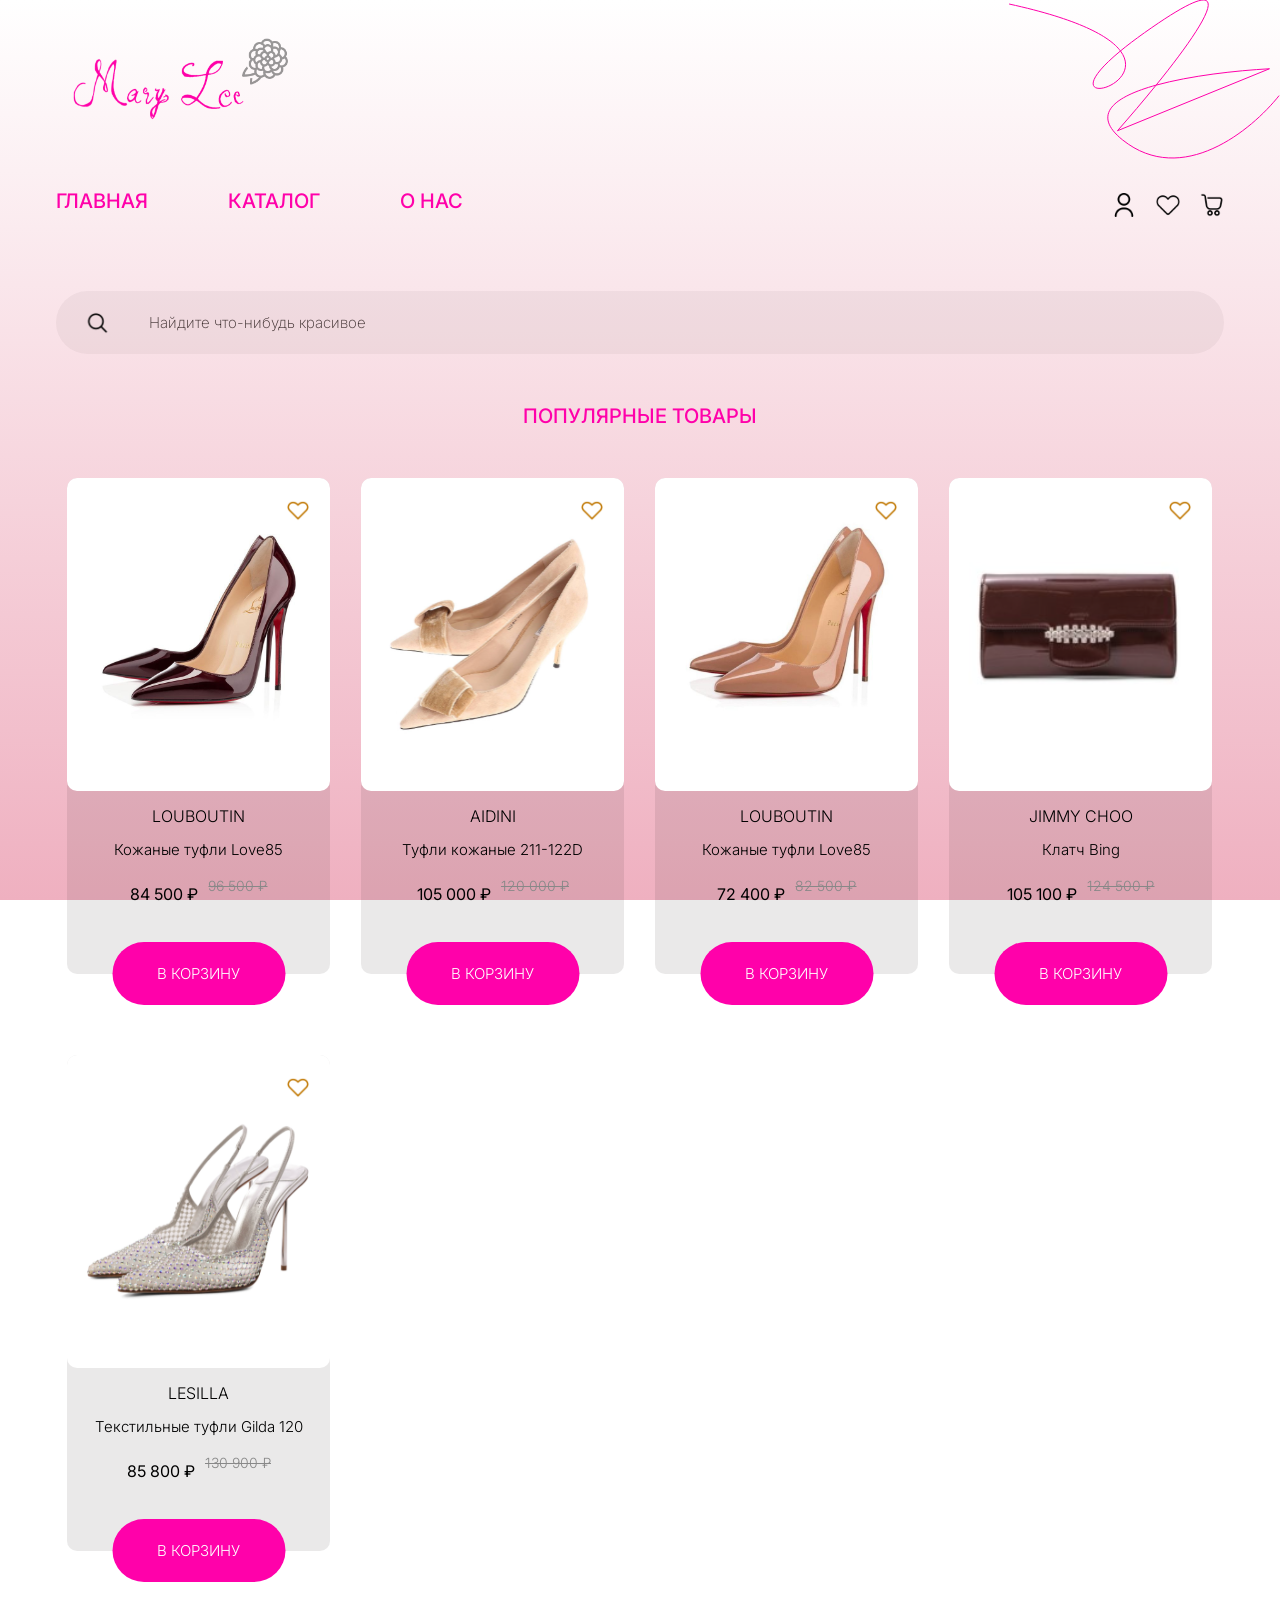
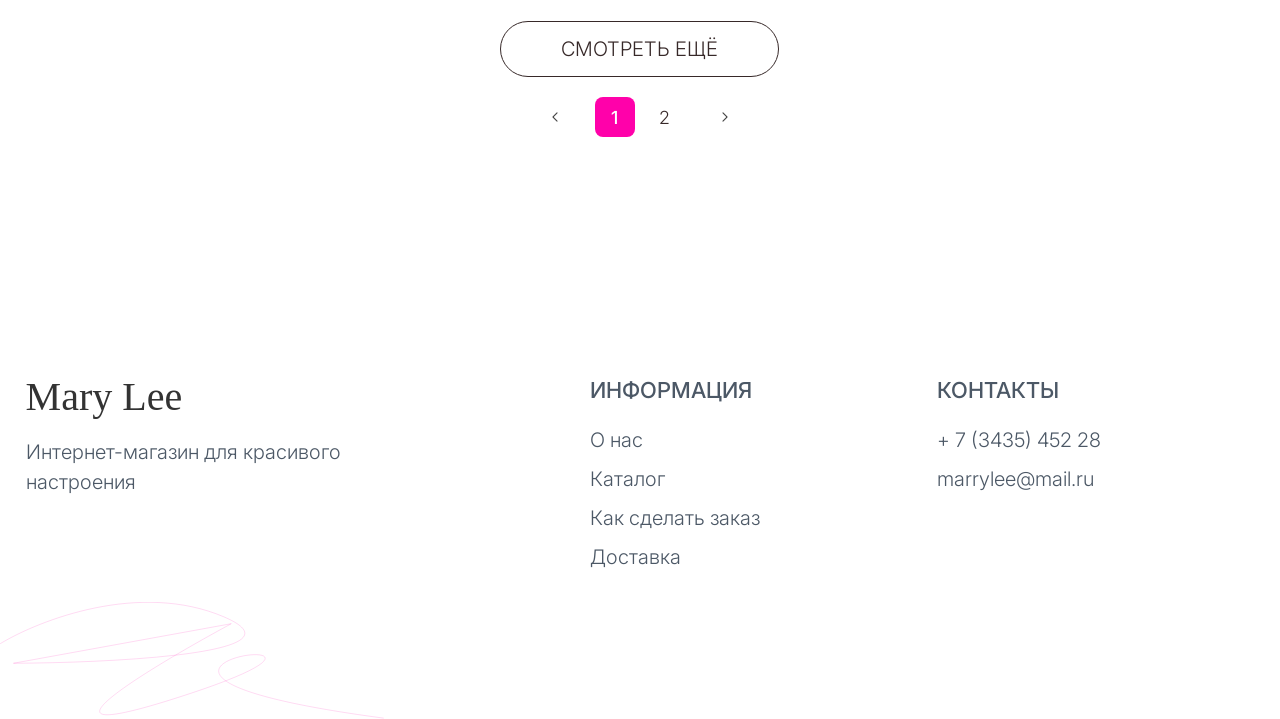
<file: popular.html>
<!DOCTYPE html>
<html lang="en">
<head>
    <meta charset="UTF-8">
    <meta name="viewport" content="width=device-width, initial-scale=1.0">
    <title>Popular</title>
    <link rel="icon" href="img/Logo.svg" type="image/svg+xml">
    <link rel="preconnect" href="https://fonts.googleapis.com">
    <link rel="preconnect" href="https://fonts.gstatic.com" crossorigin>
    <link href="https://fonts.googleapis.com/css2?family=Inter:wght@200;500&display=swap" rel="stylesheet">
    <link rel="stylesheet" href="style.css">
    <link rel="stylesheet" href="catalog.css">

</head>
<body>
    <header class="head-with-logo">
        <div class="headerTop">
            <a href="index.html" class="header__logo">
                <img src="img/for_logo_header/logo.svg" alt="Логотип">
            </a>
            <a href="index.html" class="header_Icon_right">
                <img src="img/for_logo_header/special_line.svg" alt="Спец.линия">
            </a>
        </div>
        <div class="headerMiddle">
            <nav class="headerNav">
                <a href="index.html">ГЛАВНАЯ</a>
                <a href="catalog.html">КАТАЛОГ</a>
                <a href="about.html">О НАС</a>
            </nav>
        
            <div class="headerIcons">
                <a href="profile.html" class="icon-link">
                    <img src="img/for_logo_header/profile.svg" alt="Профиль">
                </a>
                <a href="favorites.html" class="icon-link">
                    <img src="img/for_logo_header/favorites.svg" alt="Избранное">
                </a>
                <a href="cart.html" class="icon-link">
                    <img src="img/for_logo_header/bag.svg" alt="Корзина">
                </a>
            </div>
        </div>
        <div class="headerBottom">
            <div class="headerSearchRow">
                <button class="headerSearchBtn" aria-label="Найти">
                    <img src="img/for_logo_header/search.svg" alt="Поиск">
                </button>
                <div class="headerSearchBox">Найдите что-нибудь красивое</div>
            </div>
        </div>
    </header>

    <main class="main-content">
        <h1 class="page-title">ПОПУЛЯРНЫЕ ТОВАРЫ</h1>
        
        <section class="catalog-grid-wrapper">
            
            <div class="catalog-grid">
                <div class="product-card">
                    <div class="card-image-box">
                        <button class="favorite-btn" 
                                data-id="1" 
                                data-brand="LOUBOUTIN" 
                                data-name="Кожаные туфли Love85" 
                                data-price="84500" 
                                data-image="img/section1/img1.svg">
                            <img src="img/section1/fav1.svg" alt="В избранное">
                        </button>
                        <img src="img/section1/img1.svg" alt="Товар 1" class="card-main-image">
                    </div>
                    <div class="card-info-box">
                        <div class="brand-name">LOUBOUTIN</div>
                        <div class="product-name">Кожаные туфли Love85</div>
                        <div class="price-block">
                            <span class="old-price">96 500 ₽</span>
                            <span class="current-price">84 500 ₽</span>
                        </div>
                        <button class="add-to-cart-btn">В КОРЗИНУ</button>
                    </div>
                </div>

                <div class="product-card">
                    <div class="card-image-box">
                        <button class="favorite-btn" 
                                data-id="2" 
                                data-brand="AIDINI" 
                                data-name="Туфли кожаные 211-122D" 
                                data-price="105000" 
                                data-image="img/section1/img2.svg">
                            <img src="img/section1/fav1.svg" alt="В избранное">
                        </button>
                        <img src="img/section1/img2.svg" alt="Товар 2" class="card-main-image">
                    </div>
                    <div class="card-info-box">
                        <div class="brand-name">AIDINI</div>
                        <div class="product-name">Туфли кожаные 211-122D</div>
                        <div class="price-block">
                            <span class="old-price">120 000 ₽</span>
                            <span class="current-price">105 000 ₽</span>
                        </div>
                        <button class="add-to-cart-btn">В КОРЗИНУ</button>
                    </div>
                </div>

                <div class="product-card">
                    <div class="card-image-box">
                        <button class="favorite-btn" 
                                data-id="3" 
                                data-brand="LOUBOUTIN" 
                                data-name="Кожаные туфли Love85" 
                                data-price="72400" 
                                data-image="img/section1/img3.svg">
                            <img src="img/section1/fav1.svg" alt="В избранное">
                        </button>
                        <img src="img/section1/img3.svg" alt="Товар 3" class="card-main-image">
                    </div>
                    <div class="card-info-box">
                        <div class="brand-name">LOUBOUTIN</div>
                        <div class="product-name">Кожаные туфли Love85</div>
                        <div class="price-block">
                            <span class="old-price">82 500 ₽</span>
                            <span class="current-price">72 400 ₽</span>
                        </div>
                        <button class="add-to-cart-btn">В КОРЗИНУ</button>
                    </div>
                </div>

                <div class="product-card">
                    <div class="card-image-box">
                        <button class="favorite-btn" 
                                data-id="4" 
                                data-brand="JIMMY CHOO" 
                                data-name="Клатч Bing" 
                                data-price="105100" 
                                data-image="img/section1/img4.svg">
                            <img src="img/section1/fav1.svg" alt="В избранное">
                        </button>
                        <img src="img/section1/img4.svg" alt="Товар 4" class="card-main-image">
                    </div>
                    <div class="card-info-box">
                        <div class="brand-name">JIMMY CHOO</div>
                        <div class="product-name">Клатч Bing</div>
                        <div class="price-block">
                            <span class="old-price">124 500 ₽</span>
                            <span class="current-price">105 100 ₽</span>
                        </div>
                        <button class="add-to-cart-btn">В КОРЗИНУ</button>
                    </div>
                </div>

                <div class="product-card">
                    <div class="card-image-box">
                        <button class="favorite-btn" 
                                data-id="5" 
                                data-brand="LESILLA" 
                                data-name="Текстильные туфли Gilda 120" 
                                data-price="85800" 
                                data-image="img/section1/img5.svg">
                            <img src="img/section1/fav1.svg" alt="В избранное">
                        </button>
                        <img src="img/section1/img5.svg" alt="Товар 5" class="card-main-image">
                    </div>
                    <div class="card-info-box">
                        <div class="brand-name">LESILLA</div>
                        <div class="product-name">Текстильные туфли Gilda 120</div>
                        <div class="price-block">
                            <span class="old-price">130 900 ₽</span>
                            <span class="current-price">85 800 ₽</span>
                        </div>
                        <button class="add-to-cart-btn">В КОРЗИНУ</button>
                    </div>
                </div>

            </div>

            <div class="catalog-btn-wrapper">
                <button class="view-all-btn" id="loadMoreBtn">СМОТРЕТЬ ЕЩЁ</button>
            </div>

            <div class="pagination">
                <button class="pagination__arrow" id="prevPage">
                    <img src="img/for_catalog/arrow_left_for_all.svg" alt="Назад">
                </button>
                
                <ul class="pagination__list">
                    <li class="pagination__item active" data-page="1">1</li>
                    <li class="pagination__item" data-page="2">2</li>
                </ul>

                <button class="pagination__arrow" id="nextPage">
                    <img src="img/for_catalog/arrow_right_for_all.svg" alt="Вперед">
                </button>
            </div>
        </section>
    </main>

    <footer class="footer">
        <div class="footer__container">
            <div class="footer__col footer__col_left">
                <div class="footer__logo">Mary Lee</div>
                <p class="footer__desc">Интернет-магазин для красивого настроения</p>
                
            </div>

            <div class="footer__col footer__col_center">
                <h4 class="footer__title">ИНФОРМАЦИЯ</h4>
                <ul class="footer__nav-list">
                    <li><a href="about.html" class="footer__link">О нас</a></li>
                    <li><a href="catalog.html" class="footer__link">Каталог</a></li>
                    <li><a href="#" class="footer__link">Как сделать заказ</a></li>
                    <li><a href="#" class="footer__link">Доставка</a></li>
                </ul>
            </div>

            <div class="footer__col footer__col_right">
                <h4 class="footer__title">КОНТАКТЫ</h4>
                <ul class="footer__nav-list">
                    <li><a href="#" class="footer__link">+ 7 (3435) 452 28</a></li>
                    <li><a href="#" class="footer__link">marrylee@mail.ru</a></li>
                </ul>
            </div>

        </div>
        <img src="img/for_footer/line-left.svg" alt="" class="footer__line">

    </footer>
    <script src="script.js"></script>
    <script src="catalog.js"></script>
    <script src="favorites.js"></script>
</body>
</html>
</file>
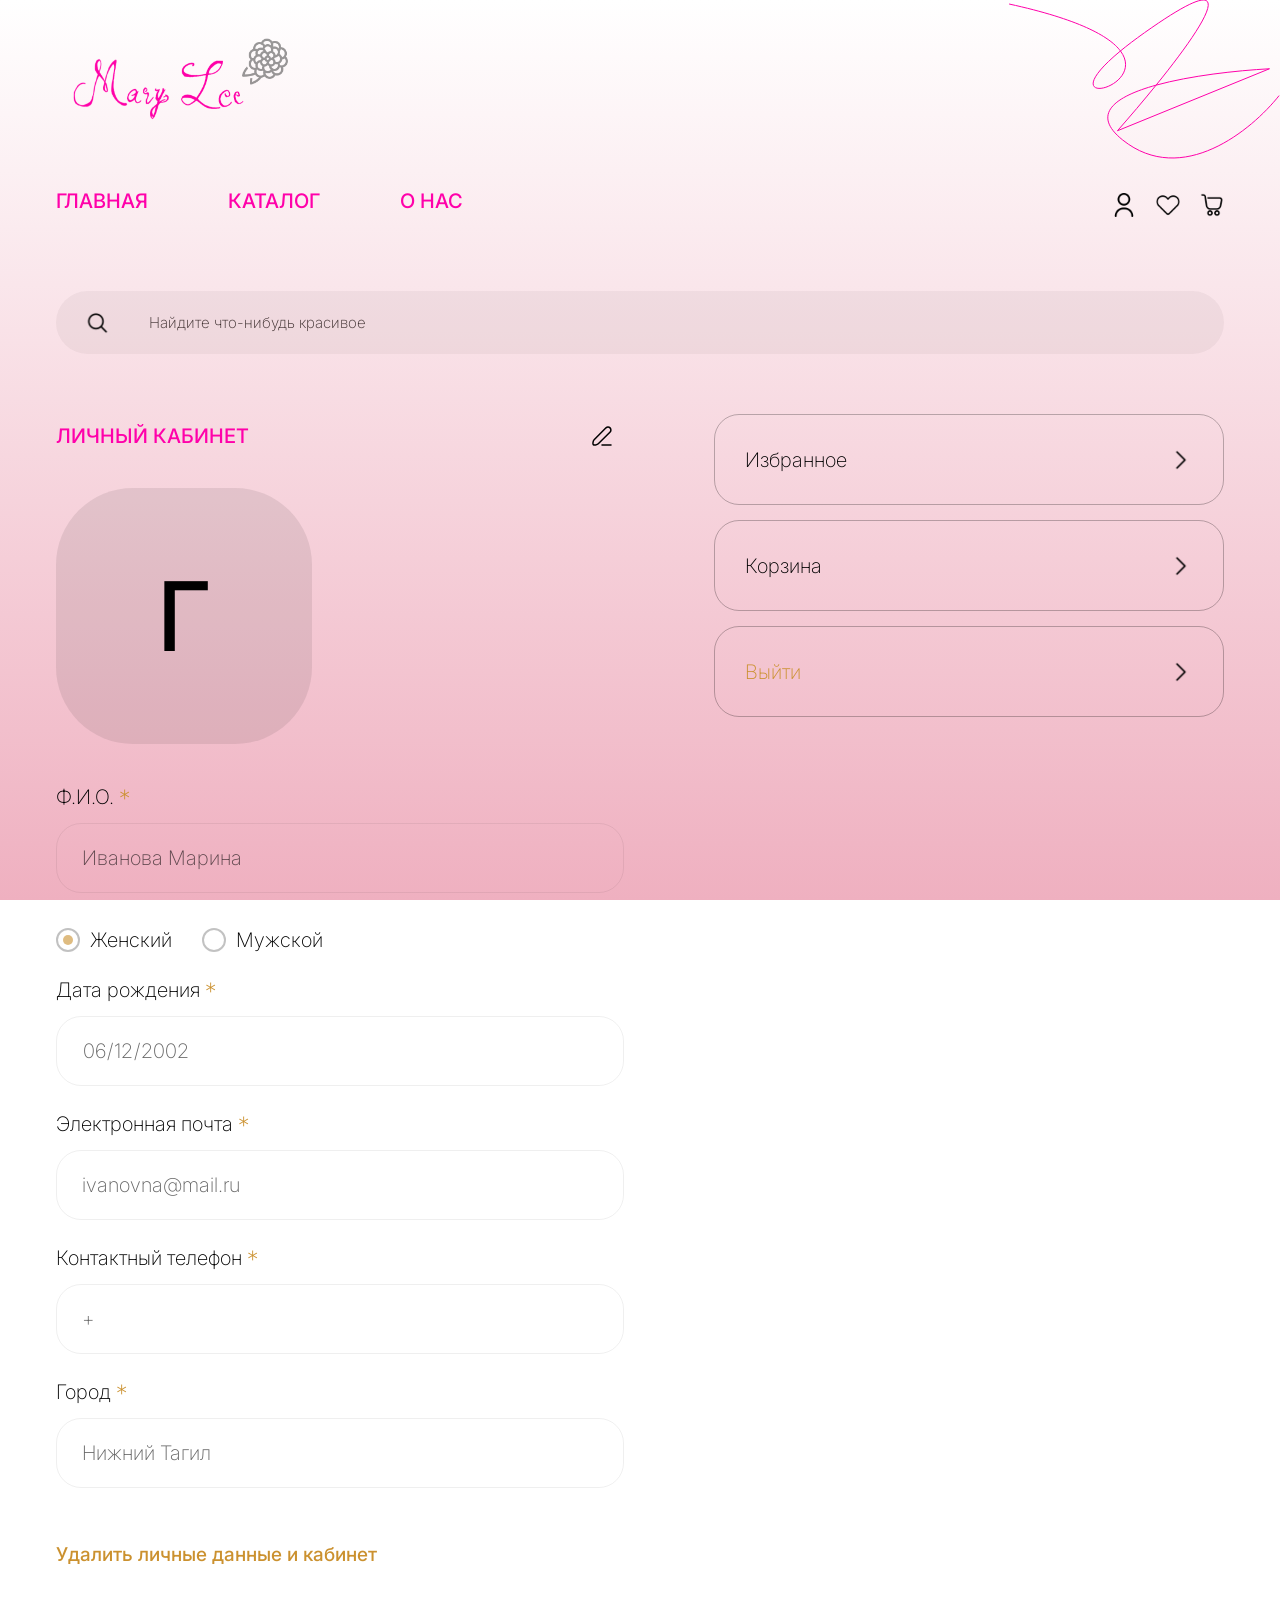
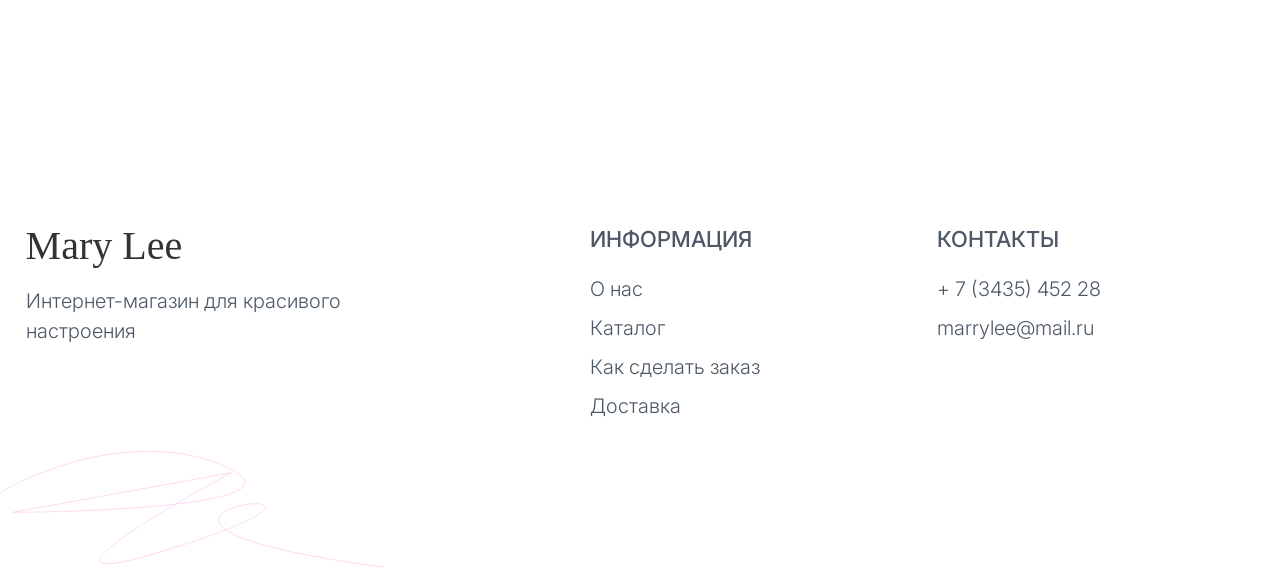
<file: profile.html>
<!DOCTYPE html>
<html lang="en">
<head>
    <meta charset="UTF-8">
    <meta name="viewport" content="width=device-width, initial-scale=1.0">
    <title>Profile</title>
    <link rel="icon" href="img/Logo.svg" type="image/svg+xml">
    <link rel="preconnect" href="https://fonts.googleapis.com">
    <link rel="preconnect" href="https://fonts.gstatic.com" crossorigin>
    <link href="https://fonts.googleapis.com/css2?family=Inter:wght@200;500&display=swap" rel="stylesheet">
    <link rel="stylesheet" href="style.css">
    <link rel="stylesheet" href="profile.css">
</head>
<body>
    <header class="head-with-logo">
        <div class="headerTop">
            <a href="index.html" class="header__logo">
                <img src="img/for_logo_header/logo.svg" alt="Логотип">
            </a>
            <a href="index.html" class="header_Icon_right">
                <img src="img/for_logo_header/special_line.svg" alt="Спец.линия">
            </a>
        </div>
        <div class="headerMiddle">
            <nav class="headerNav">
                <a href="index.html">ГЛАВНАЯ</a>
                <a href="catalog.html">КАТАЛОГ</a>
                <a href="about.html">О НАС</a>
            </nav>
        
            <div class="headerIcons">
                <a href="profile.html" class="icon-link"><img src="img/for_logo_header/profile.svg" alt="Профиль"></a>
                <a href="favorites.html" class="icon-link"><img src="img/for_logo_header/favorites.svg" alt="Избранное"></a>
                <a href="cart.html" class="icon-link"><img src="img/for_logo_header/bag.svg" alt="Корзина"></a>
            </div>
        </div>
        <div class="headerBottom">
            <div class="headerSearchRow">
                <button class="headerSearchBtn" aria-label="Найти">
                    <img src="img/for_logo_header/search.svg" alt="Поиск">
                </button>
                <div class="headerSearchBox">Найдите что-нибудь красивое</div>
            </div>
        </div>
    </header>

    <main class="profile-container">
        <section class="profile-left">
            <div class="profile-header-wrapper">
                <h1 class="profile-title">ЛИЧНЫЙ КАБИНЕТ</h1>
                <button type="button" class="edit-btn" id="editProfileBtn" aria-label="Редактировать профиль">
                    <img src="img/edit-dark.svg" alt="Редактировать">
                </button>
            </div>
            
            <div class="profile-avatar">
                <span id="avatarLetter">Г</span>
            </div>

            <form class="profile-form">
                <div class="form-group">
                    <label class="form-label required">Ф.И.О.</label>
                    <input type="text" class="form-input profile-input" id="fioInput" placeholder="Иванова" value="Иванова Марина" disabled>
                    <div class="error-message" id="fioError"></div>
                </div>

                <div class="form-group">
                    <div class="radio-group">
                        <label class="radio-label">
                            <input type="radio" name="gender" class="profile-input" value="female" checked disabled>
                            <span class="radio-custom"></span>
                            Женский
                        </label>
                        <label class="radio-label">
                            <input type="radio" name="gender" class="profile-input" value="male" disabled>
                            <span class="radio-custom"></span>
                            Мужской
                        </label>
                    </div>
                </div>

                <div class="form-group">
                    <label class="form-label required">Дата рождения</label>
                    <input type="date" class="form-input profile-input" id="dateInput" value="2002-06-12" disabled>
                    <div class="error-message" id="dateError"></div>
                </div>

                <div class="form-group">
                    <label class="form-label required">Электронная почта</label>
                    <input type="text" class="form-input profile-input" id="emailInput" placeholder="ivanovna@mail.ru" value="ivanovna@mail.ru" disabled>
                    <div class="error-message" id="emailError"></div>
                </div>

                <div class="form-group">
                    <label class="form-label required">Контактный телефон</label>
                    <input type="tel" class="form-input profile-input" id="phoneInput" placeholder="+7 (922) 612-76-78" value="+" disabled>
                    <div class="error-message" id="phoneError"></div>
                </div>

                <div class="form-group">
                    <label class="form-label required">Город</label>
                    <div class="city-wrapper">
                        <input type="text" class="form-input profile-input" id="cityInput" placeholder="Нижний Тагил" value="Нижний Тагил" disabled autocomplete="off">
                        <div class="city-suggestions" id="citySuggestions"></div>
                    </div>
                    <div class="error-message" id="cityError"></div>
                </div>

                <button type="submit" class="profile-submit" id="saveProfileBtn">СОХРАНИТЬ</button>
                <button type="button" class="profile-cancel hidden" id="cancelProfileBtn">Отменить изменения</button>
                <button type="button" class="profile-delete">Удалить личные данные и кабинет</button>
            </form>
        </section>

        <aside class="profile-right">
            <a href="favorites.html" class="profile-menu-btn">
                <span class="profile-menu-text">Избранное</span>
                <img src="img/for_catalog/arrow_right_for_all.svg" alt=">" class="profile-menu-arrow">
            </a>
            
            <a href="cart.html" class="profile-menu-btn">
                <span class="profile-menu-text">Корзина</span>
                <img src="img/for_catalog/arrow_right_for_all.svg" alt=">" class="profile-menu-arrow">
            </a>
            
            <a href="#" class="profile-menu-btn">
                <span class="profile-menu-text exit">Выйти</span>
                <img src="img/for_catalog/arrow_right_for_all.svg" alt=">" class="profile-menu-arrow">
            </a>
        </aside>
    </main>

    <footer class="footer">
        <div class="footer__container">
            <div class="footer__col footer__col_left">
                <div class="footer__logo">Mary Lee</div>
                <p class="footer__desc">Интернет-магазин для красивого настроения</p>
            </div>
            <div class="footer__col footer__col_center">
                <h4 class="footer__title">ИНФОРМАЦИЯ</h4>
                <ul class="footer__nav-list">
                    <li><a href="about.html" class="footer__link">О нас</a></li>
                    <li><a href="catalog.html" class="footer__link">Каталог</a></li>
                    <li><a href="#" class="footer__link">Как сделать заказ</a></li>
                    <li><a href="#" class="footer__link">Доставка</a></li>
                </ul>
            </div>
            <div class="footer__col footer__col_right">
                <h4 class="footer__title">КОНТАКТЫ</h4>
                <ul class="footer__nav-list">
                    <li><a href="#" class="footer__link">+ 7 (3435) 452 28</a></li>
                    <li><a href="#" class="footer__link">marrylee@mail.ru</a></li>
                </ul>
            </div>
        </div>
        <img src="img/for_footer/line-left.svg" alt="" class="footer__line">
    </footer>
    <script src="profile.js"></script>
</body>
</html>
</file>
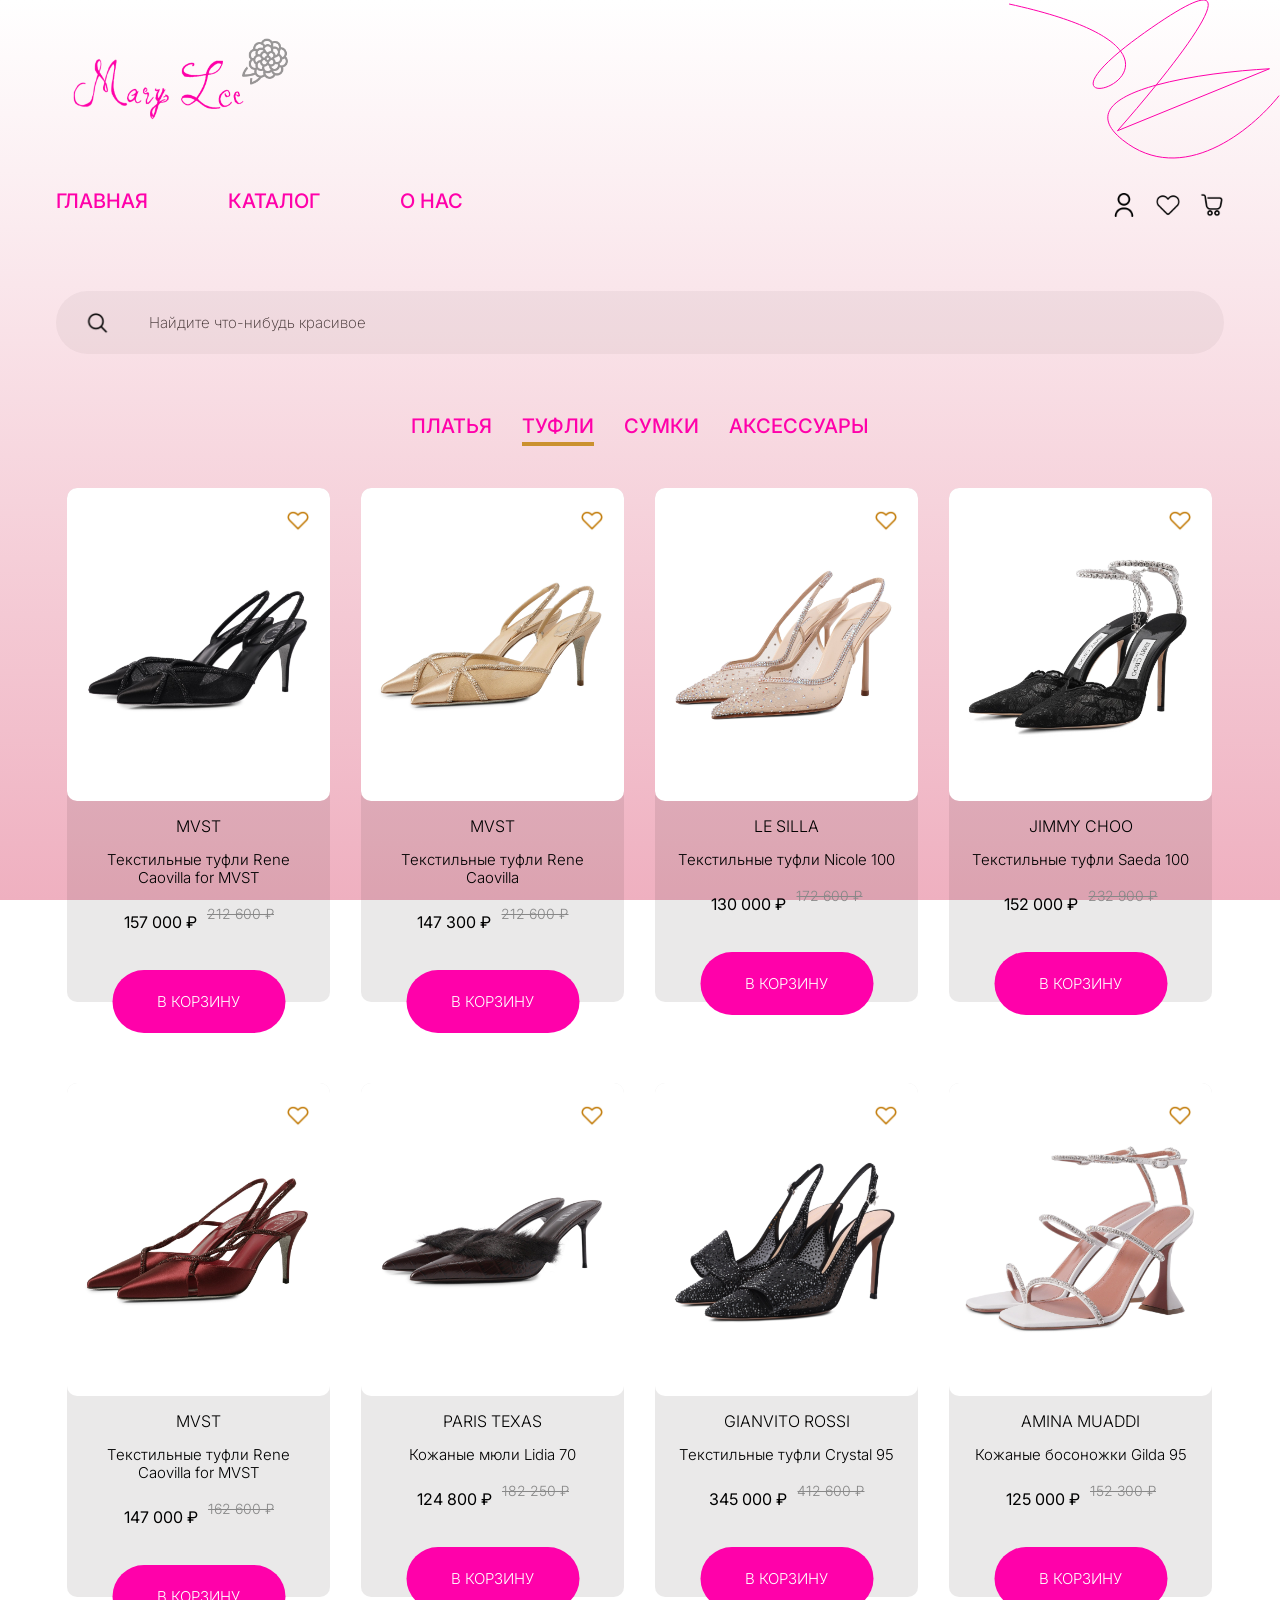
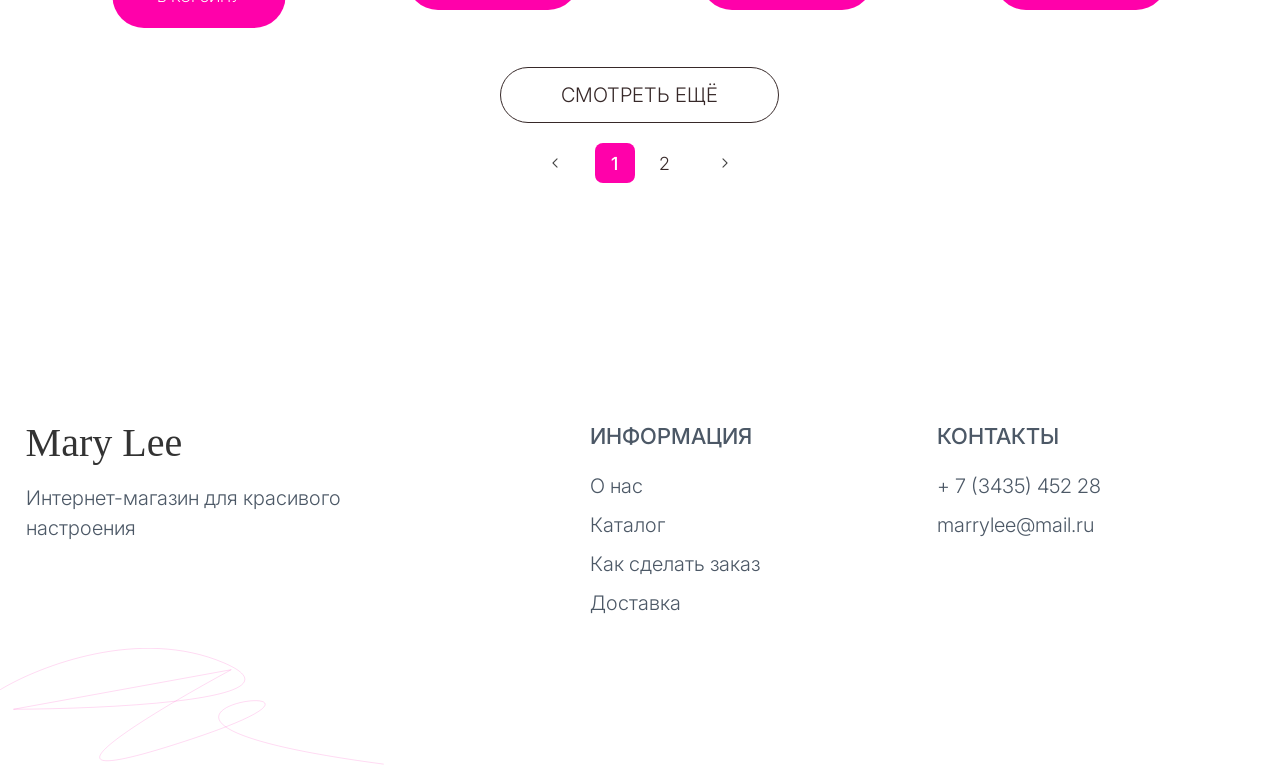
<file: shoes.html>
<!DOCTYPE html>
<html lang="en">
<head>
    <meta charset="UTF-8">
    <meta name="viewport" content="width=device-width, initial-scale=1.0">
    <title>Shoes</title>
    <link rel="icon" href="img/Logo.svg" type="image/svg+xml">
    <link rel="preconnect" href="https://fonts.googleapis.com">
    <link rel="preconnect" href="https://fonts.gstatic.com" crossorigin>
    <link href="https://fonts.googleapis.com/css2?family=Inter:wght@200;500&display=swap" rel="stylesheet">
    <link rel="stylesheet" href="style.css">
    <link rel="stylesheet" href="catalog.css">
</head>
<body>
    <header class="head-with-logo">
        <div class="headerTop">
            <a href="index.html" class="header__logo">
                <img src="img/for_logo_header/logo.svg" alt="Логотип">
            </a>
            <a href="index.html" class="header_Icon_right">
                <img src="img/for_logo_header/special_line.svg" alt="Спец.линия">
            </a>
        </div>
        <div class="headerMiddle">
            <nav class="headerNav">
                <a href="index.html">ГЛАВНАЯ</a>
                <a href="catalog.html">КАТАЛОГ</a>
                <a href="about.html">О НАС</a>
            </nav>
        
            <div class="headerIcons">
                <a href="profile.html" class="icon-link"><img src="img/for_logo_header/profile.svg" alt="Профиль"></a>
                <a href="favorites.html" class="icon-link"><img src="img/for_logo_header/favorites.svg" alt="Избранное"></a>
                <a href="cart.html" class="icon-link"><img src="img/for_logo_header/bag.svg" alt="Корзина"></a>
            </div>
        </div>
        <div class="headerBottom">
            <div class="headerSearchRow">
                <button class="headerSearchBtn" aria-label="Найти">
                    <img src="img/for_logo_header/search.svg" alt="Поиск">
                </button>
                <div class="headerSearchBox">Найдите что-нибудь красивое</div>
            </div>
        </div>
    </header>

    <main class="main-content">
        <section class="catalog-nav">
            <ul class="catalog-nav__list">
                <li><a href="dresses.html" class="catalog-nav__link">ПЛАТЬЯ</a></li>
                <li><a href="shoes.html" class="catalog-nav__link active">ТУФЛИ</a></li>
                <li><a href="bags.html" class="catalog-nav__link">СУМКИ</a></li>
                <li><a href="accessories.html" class="catalog-nav__link">АКСЕССУАРЫ</a></li>
            </ul>
        </section>

        <section class="catalog-grid-wrapper">
            <div class="catalog-grid" id="catalogGrid">
                <div class="product-card">
                    <div class="card-image-box">
                        <button class="favorite-btn" 
                                data-id="shoes-1" 
                                data-brand="MVST" 
                                data-name="Текстильные туфли Rene Caovilla for MVST" 
                                data-price="157000" 
                                data-image="img/for_catalog/for_shoes/shoes1.svg">
                            <img src="img/for_catalog/fav_for_all.svg" alt="В избранное">
                        </button>
                        <img src="img/for_catalog/for_shoes/shoes1.svg" alt="shoes1" class="card-main-image">
                    </div>
                    <div class="card-info-box">
                        <div class="brand-name">MVST</div>
                        <div class="product-name">Текстильные туфли Rene Caovilla for MVST</div>
                        <div class="price-block">
                            <span class="old-price">212 600 ₽</span>
                            <span class="current-price">157 000 ₽</span>
                        </div>
                        <button class="add-to-cart-btn">В КОРЗИНУ</button>
                    </div>
                </div>

                <div class="product-card">
                    <div class="card-image-box">
                        <button class="favorite-btn" 
                                data-id="shoes-2" 
                                data-brand="MVST" 
                                data-name="Текстильные туфли Rene Caovilla" 
                                data-price="147300"  
                                data-image="img/for_catalog/for_shoes/shoes2.svg">
                            <img src="img/for_catalog/fav_for_all.svg" alt="В избранное">
                        </button>
                        <img src="img/for_catalog/for_shoes/shoes2.svg" alt="shoes2" class="card-main-image">
                    </div>
                    <div class="card-info-box">
                        <div class="brand-name">MVST</div>
                        <div class="product-name">Текстильные туфли Rene Caovilla</div>
                        <div class="price-block">
                            <span class="old-price">212 600 ₽</span>
                            <span class="current-price">147 300 ₽</span>
                        </div>
                        <button class="add-to-cart-btn">В КОРЗИНУ</button>
                    </div>
                </div>

                <div class="product-card">
                    <div class="card-image-box">
                        <button class="favorite-btn" 
                                data-id="shoes-3"
                                data-brand="Le Silla" 
                                data-name="Текстильные туфли Nicole 100" 
                                data-price="130000" 
                                data-image="img/for_catalog/for_shoes/shoes3.svg">
                            <img src="img/for_catalog/fav_for_all.svg" alt="В избранное">
                        </button>
                        <img src="img/for_catalog/for_shoes/shoes3.svg" alt="shoes3" class="card-main-image">
                    </div>
                    <div class="card-info-box">
                        <div class="brand-name">Le Silla</div>
                        <div class="product-name">Текстильные туфли Nicole 100</div>
                        <div class="price-block">
                            <span class="old-price">172 600 ₽</span>
                            <span class="current-price">130 000 ₽</span>
                        </div>
                        <button class="add-to-cart-btn">В КОРЗИНУ</button>
                    </div>
                </div>

                <div class="product-card">
                    <div class="card-image-box">
                        <button class="favorite-btn" 
                                data-id="shoes-4" 
                                data-brand="Jimmy Choo"
                                data-name="Текстильные туфли Saeda 100" 
                                data-price="152000" 
                                data-image="img/for_catalog/for_shoes/shoes4.svg">
                            <img src="img/for_catalog/fav_for_all.svg" alt="В избранное">
                        </button>
                        <img src="img/for_catalog/for_shoes/shoes4.svg" alt="shoes4" class="card-main-image">
                    </div>
                    <div class="card-info-box">
                        <div class="brand-name">Jimmy Choo</div>
                        <div class="product-name">Текстильные туфли Saeda 100</div>
                        <div class="price-block">
                            <span class="old-price">232 900 ₽</span>
                            <span class="current-price">152 000 ₽</span>
                        </div>
                        <button class="add-to-cart-btn">В КОРЗИНУ</button>
                    </div>
                </div>

                <div class="product-card">
                    <div class="card-image-box">
                        <button class="favorite-btn" 
                                data-id="shoes-5" 
                                data-brand="BMVST" 
                                data-name="Текстильные туфли Rene Caovilla for MVST" 
                                data-price="147000" 
                                data-image="img/for_catalog/for_shoes/shoes5.svg">
                            <img src="img/for_catalog/fav_for_all.svg" alt="В избранное">
                        </button>
                        <img src="img/for_catalog/for_shoes/shoes5.svg" alt="shoes5" class="card-main-image">
                    </div>
                    <div class="card-info-box">
                        <div class="brand-name">MVST</div>
                        <div class="product-name">Текстильные туфли Rene Caovilla for MVST</div>
                        <div class="price-block">
                            <span class="old-price">162 600 ₽</span>
                            <span class="current-price">147 000 ₽</span>
                        </div>
                        <button class="add-to-cart-btn">В КОРЗИНУ</button>
                    </div>
                </div>

                <div class="product-card">
                    <div class="card-image-box">
                        <button class="favorite-btn" 
                                data-id="shoes-6" 
                                data-brand="Paris Texas" 
                                data-name="Кожаные мюли Lidia 70" 
                                data-price="124800" 
                                data-image="img/for_catalog/for_shoes/shoes6.svg">
                            <img src="img/for_catalog/fav_for_all.svg" alt="В избранное">
                        </button>
                        <img src="img/for_catalog/for_shoes/shoes6.svg" alt="shoes6" class="card-main-image">
                    </div>
                    <div class="card-info-box">
                        <div class="brand-name">Paris Texas</div>
                        <div class="product-name">Кожаные мюли Lidia 70</div>
                        <div class="price-block">
                            <span class="old-price">182 250 ₽</span>
                            <span class="current-price">124 800 ₽</span>
                        </div>
                        <button class="add-to-cart-btn">В КОРЗИНУ</button>
                    </div>
                </div>

                <div class="product-card">
                    <div class="card-image-box">
                        <button class="favorite-btn" 
                                data-id="shoes-7" 
                                data-brand="Gianvito Rossi" 
                                data-name="Текстильные туфли Crystal 95" 
                                data-price="345000" 
                                data-image="img/for_catalog/for_shoes/shoes7.svg">
                            <img src="img/for_catalog/fav_for_all.svg" alt="В избранное">
                        </button>
                        <img src="img/for_catalog/for_shoes/shoes7.svg" alt="shoes7" class="card-main-image">
                    </div>
                    <div class="card-info-box">
                        <div class="brand-name">Gianvito Rossi</div>
                        <div class="product-name">Текстильные туфли Crystal 95</div>
                        <div class="price-block">
                            <span class="old-price">412 600 ₽</span>
                            <span class="current-price">345 000 ₽</span>
                        </div>
                        <button class="add-to-cart-btn">В КОРЗИНУ</button>
                    </div>
                </div>

                <div class="product-card">
                    <div class="card-image-box">
                        <button class="favorite-btn" 
                                data-id="shoes-8" 
                                data-brand="Amina Muaddi" 
                                data-name="Кожаные босоножки Gilda 95" 
                                data-price="125000" 
                                data-image="img/for_catalog/for_shoes/shoes8.svg">
                            <img src="img/for_catalog/fav_for_all.svg" alt="В избранное">
                        </button>
                        <img src="img/for_catalog/for_shoes/shoes8.svg" alt="shoes8" class="card-main-image">
                    </div>
                    <div class="card-info-box">
                        <div class="brand-name">Amina Muaddi</div>
                        <div class="product-name">Кожаные босоножки Gilda 95</div>
                        <div class="price-block">
                            <span class="old-price">152 300 ₽</span>
                            <span class="current-price">125 000 ₽</span>
                        </div>
                        <button class="add-to-cart-btn">В КОРЗИНУ</button>
                    </div>
                </div>

                <div class="product-card hidden" id="card9">
                    <div class="card-image-box">
                        <button class="favorite-btn" 
                                data-id="shoes-9" 
                                data-brand="MVST" 
                                data-name="Текстильные босоножки Rene Caovilla for MVST" 
                                data-price="179600" 
                                data-image="img/for_catalog/for_shoes/shoes9.svg">
                            <img src="img/for_catalog/fav_for_all.svg" alt="В избранное">
                        </button>
                        <img src="img/for_catalog/for_shoes/shoes9.svg" alt="shoes9" class="card-main-image">
                    </div>
                    <div class="card-info-box">
                        <div class="brand-name">MVST</div>
                        <div class="product-name">Текстильные босоножки Rene Caovilla for MVST</div>
                        <div class="price-block">
                            <span class="old-price">272 600 ₽</span>
                            <span class="current-price">179 600 ₽</span>
                        </div>
                        <button class="add-to-cart-btn">В КОРЗИНУ</button>
                    </div>
                </div>

            </div>

            <div class="catalog-btn-wrapper">
                <button class="view-all-btn" id="loadMoreBtn">СМОТРЕТЬ ЕЩЁ</button>
            </div>

            <div class="pagination">
                <button class="pagination__arrow" id="prevPage">
                    <img src="img/for_catalog/arrow_left_for_all.svg" alt="Назад">
                </button>
                
                <ul class="pagination__list">
                    <li class="pagination__item active" data-page="1">1</li>
                    <li class="pagination__item" data-page="2">2</li>
                </ul>

                <button class="pagination__arrow" id="nextPage">
                    <img src="img/for_catalog/arrow_right_for_all.svg" alt="Вперед">
                </button>
            </div>
        </section>
    </main>
    <footer class="footer">
        <div class="footer__container">
            <div class="footer__col footer__col_left">
                <div class="footer__logo">Mary Lee</div>
                <p class="footer__desc">Интернет-магазин для красивого настроения</p>
            </div>
            <div class="footer__col footer__col_center">
                <h4 class="footer__title">ИНФОРМАЦИЯ</h4>
                <ul class="footer__nav-list">
                    <li><a href="about.html" class="footer__link">О нас</a></li>
                    <li><a href="catalog.html" class="footer__link">Каталог</a></li>
                    <li><a href="#" class="footer__link">Как сделать заказ</a></li>
                    <li><a href="#" class="footer__link">Доставка</a></li>
                </ul>
            </div>
            <div class="footer__col footer__col_right">
                <h4 class="footer__title">КОНТАКТЫ</h4>
                <ul class="footer__nav-list">
                    <li><a href="#" class="footer__link">+ 7 (3435) 452 28</a></li>
                    <li><a href="#" class="footer__link">marrylee@mail.ru</a></li>
                </ul>
            </div>
        </div>
        <img src="img/for_footer/line-left.svg" alt="" class="footer__line">
    </footer>
    <script src="script.js"></script>
    <script src="catalog.js"></script>
    <script src="favorites.js"></script>
</body>
</html>
</file>
<file: style.css>
html, body {
    margin: 0;
    padding: 0;
    overflow-x: hidden;
    width: 100%;
}

body {
    background: linear-gradient(to bottom, #FFFFFF 0%, #EFB0C0 100%);
    background-attachment: fixed;
    font-family: 'Inter', sans-serif;
}

.headerTop {
    display: flex;
    justify-content: space-between;
    padding-top: 0; 
    padding-right: 0; 
    padding-bottom: 0;
    padding-left: 30px;
    align-items: center;
}

.header__logo{
    margin-top: 20px;
}

.header__logo img {
    display: block;
}

.header_Icon_right {
    margin: 0;
    padding: 0;
    display: flex;
    align-items: flex-start;
}

.header_Icon_right img {
    display: block;
}

.headerNav {
    display: flex;
    gap: 80px;

}

.headerNav a {
    color: #FF01AA;
    text-decoration: none;
    font-size: 20px;
    font-family: 'Inter', sans-serif;
    font-weight: 500;

    position: relative;
    padding-bottom: 8px;
    display: inline-block;
    transition: color 0.3s ease;
}

.headerNav a::after {
    content: '';
    position: absolute;
    bottom: 0;
    left: 0;
    width: 100%;
    height: 4px;
    background-color: #CB912F;
    opacity: 0;
    transition: opacity 0.3s ease;
}

.headerNav a.active::after {
    opacity: 1;
}

.headerSearchRow {
    display: flex;
    justify-content: flex-start; 
    align-items: center;
    gap: 40px;
    background-color: rgba(55, 41, 41, 0.05);
    border-radius: 40px;
    padding: 6px 30px;
    width: 100%; 
    max-width: 96%;
    margin: 0 auto; 
    box-sizing: border-box;

}

.headerSearchBox {
    background-color: transparent;
    padding: 16px 0px;
    color: #372929;
    font-size: 15px;
    font-family: 'Inter', sans-serif;
    font-weight: 200;
    flex-grow: 1;
}

.headerSearchBtn {
    background: none;
    border: none;
    cursor: pointer;
    padding: 0;
    display: flex;
    align-items: center;
}

.headerSearchBtn img {
    height: 24px;
    display: block;
}


.headerIcons {
    display: flex;
    align-items: center;
    gap: 20px;
}

.headerIcons img {
    height: 24px;
    width: auto;
    display: block;
}

.headerIcons .icon-link:hover img {
    opacity: 0.7;
}

.headerMiddle {
    display: flex;
    justify-content: space-between;
    align-items: center;
    padding-left: 65px;
    padding-right: 65px;
    padding-top: 30px;
    padding-bottom: 0;
}

.headerBottom {
    padding-left: 30px;
    padding-right: 30px;
    padding-top: 70px; 
    padding-bottom: 20px;
}

.main-content {
    max-width: 93%; 
    margin: 0 auto;
    padding: 0 30px;
}

.popular-section,
.new-collection-section,
.ready-looks-section {
    margin-top: 40px; 
}

.popular-section {
    margin-top: 60px;
}

.popular-title {
    color: #FF01AA;
    font-family: 'Inter', sans-serif;
    font-weight: 200;
    font-size: 26px;
    margin-top: 0;
    margin-bottom: 40px;
}

.section-title {
    color: #FF01AA;
    font-family: 'Inter', sans-serif;
    font-weight: 200;
    font-size: 26px;
    margin-top: 0;
    margin-bottom: 40px;
}

.products-grid {
    display: flex;
    gap: 70px;
    overflow-x: auto;
    scroll-behavior: smooth; 
    scroll-snap-type: x mandatory; 
    padding-bottom: 80px; 
    padding-top: 10px;
    padding-right: 30px;
    -ms-overflow-style: none;
    scrollbar-width: none;
    user-select: none;
}

.products-grid::-webkit-scrollbar {
    display: none;
}

.collection-content,
.looks-content {
    min-height: 200px;
    background-color: rgba(255, 255, 255, 0.3);
    border-radius: 20px;
    display: flex;
    align-items: center;
    justify-content: center;
    color: #999;
    font-family: 'Inter', sans-serif;
}


.product-card {
    flex: 0 0 263px; 
    width: 263px;
    height: 490px;
    border-radius: 10px;
    background-color: rgba(55, 41, 41, 0.1);; 
    position: relative;
    scroll-snap-align: start; 
    display: flex;
    flex-direction: column;
}

.card-image-box {
    height: 313px;
    background-color: #FFFFFF;
    border-radius: 10px;
    position: relative;
    display: flex;
    align-items: center;
    justify-content: center;
}

.card-main-image {
    width: 232px;
    height: 232px;
    object-fit: contain;
}

.favorite-btn {
    position: absolute;
    top: 20px;
    right: 20px;
    background: none;
    border: none;
    cursor: pointer;
    padding: 0;
    width: 24px;
    height: 24px;
    z-index: 2;
}

.favorite-btn img {
    width: 100%;
    height: 100%;
    object-fit: contain;
}

.card-info-box {
    padding: 15px 20px 0 20px;
    text-align: center;
    display: flex;
    flex-direction: column;
    align-items: center;
    position: relative;
    flex-grow: 1; 
}

.brand-name {
    font-family: 'Inter', sans-serif;
    font-weight: 300;
    font-size: 16px;
    color: #000;
    margin-bottom: 15px;
    text-transform: uppercase;
}

.product-name {
    font-family: 'Inter', sans-serif;
    font-weight: 300;
    font-size: 15px;
    color: #000;
    margin-bottom: 5px;
    line-height: 1.2;
    display: -webkit-box;
    -webkit-box-orient: vertical;
    overflow: hidden;
}

.price-block {
    display: flex;
    flex-direction: row-reverse;
    align-items: flex-start; 
    justify-content: center;
    gap: 10px;
    margin-top: 20px; 
    margin-bottom: 40px; 
}

.current-price {
    font-family: 'Inter', sans-serif;
    font-weight: 400;
    font-size: 16px;
    color: #000;
}

.old-price {
    font-family: 'Inter', sans-serif;
    font-weight: 300;
    font-size: 14px;
    color: #888; 
    text-decoration: line-through;
    vertical-align: super;
    line-height: 1;
    margin-top: -5px; 
}

.add-to-cart-btn {
    position: absolute;
    bottom: -31px;
    left: 50%;
    transform: translateX(-50%);
    width: 173px;
    height: 63px;
    border-radius: 31.5px; 
    background-color: #FF01AA;
    color: #FFFFFF;
    font-family: 'Inter', sans-serif;
    font-weight: 300; 
    font-size: 15px;
    border: none;
    cursor: pointer;
    display: flex;
    align-items: center;
    justify-content: center;
    transition: background-color 0.3s ease;
}

.add-to-cart-btn:hover {
    background-color: #d1008b;
}


.dot {
    width: 11px;
    height: 11px;
    border-radius: 50%;
    background-color: rgba(55, 41, 41, 0.1);
    cursor: pointer;
    transition: background-color 0.3s ease;
}

.dot.active {
    background-color: #FF01AA; 
}

.new-grid {
    user-select: none;
}

.collection-btn-wrapper {
    display: flex;
    justify-content: center;
    margin-top: 20px;
}

.view-all-btn {
    background: transparent;
    border: 1px solid #372929;
    border-radius: 30px;
    padding: 15px 60px;
    
    font-family: 'Inter', sans-serif;
    font-weight: 300;
    font-size: 20px;
    color: #372929;
    
    cursor: pointer;
    transition: all 0.3s ease;

    margin-bottom: 70px;
}

.view-all-btn:hover {
    background-color: #372929;
    color: #FFFFFF;
}

.new-label {
    font-family: 'Inter', sans-serif;
    font-weight: 200;
    font-size: 13px;
    color: #FF01AA;
    vertical-align: super;
    line-height: 1;
    margin-top: -5px; 
}

.looks-grid {
    user-select: none;
}

.look-card {
    width: 100%;
    /* max-width: 470px; */
    border-radius: 10px;
    background-color: rgba(55, 41, 41, 0.1); 
    position: relative;
    display: flex;
    flex-direction: column;
}

.look-image-box {
    width: 100%;
    height: 510px; 
    background-color: #FFFFFF;
    border-radius: 10px;
    position: relative;
    display: flex;
    align-items: center;
    justify-content: center;
    overflow: hidden; 
}

.look-main-image {
    width: 100%;
    height: 100%;
    object-fit: contain; 
    border-radius: 10px;
}

.favorite-btn-large {
    position: absolute;
    top: 20px;
    right: 20px;
    background: none;
    border: none;
    cursor: pointer;
    padding: 0;
    width: 35px; 
    height: 35px; 
    z-index: 2;
}

.favorite-btn-large img {
    width: 100%;
    height: 100%;
    object-fit: contain;
}

.look-info-box {
    padding: 20px 20px 30px 20px;
    text-align: center;
    display: flex;
    flex-direction: column;
    align-items: center;
    justify-content: center;
    flex-grow: 1; 
}

.footer {
  width: 100%;
  background-color: rgba(255, 255, 255, 0.63);
  position: relative;
  overflow: hidden;
}

.footer__container {
  width: 100%;
  max-width: 1250px;
  margin: 0 auto;
  padding: 70px 30px 180px 30px;
  display: flex;
  justify-content: flex-start;
  position: relative;
}

.footer__col_left {
  display: flex;
  flex-direction: column;
}

.footer__logo {
  font-family: 'Indie Flower', cursive;
  font-weight: 400;
  font-size: 40px;
  color: #333333;
  margin-bottom: 20px;
  line-height: 1;
}

.footer__desc {
  font-family: 'Inter', sans-serif;
  font-weight: 300;
  font-size: 20px;
  color: #4C5866;
  max-width: 320px;
  line-height: 1.5;
  margin: 0;
}

.footer__line {
  position: absolute;
  bottom: 0;
  left: 0;
  width: auto;
  height: auto;
}

.footer__col_center,
.footer__col_right {
  margin-left: 300px;
}

.footer__title {
  font-family: 'Inter', sans-serif;
  font-weight: 500;
  font-size: 22px;
  color: #4C5866;
  text-transform: uppercase;
  margin: 0 0 25px 0;
  line-height: 1.2;
}

.footer__nav-list {
  list-style: none;
  padding: 0;
  margin: 0;
  display: flex;
  flex-direction: column;
  gap: 15px;
}

.footer__link {
  font-family: 'Inter', sans-serif;
  font-weight: 300;
  font-size: 20px;
  color: #4C5866;
  text-decoration: none;
  transition: color 0.2s;
}

.footer__link:hover {
  color: #7875FE;
}


body .about-page {
    width: 100%;
    max-width: 1290px;
    padding: clamp(40px, 8vw, 80px) clamp(15px, 3vw, 30px);
    min-height: 50vh;
    box-sizing: border-box;
    padding-bottom: 150px;
}

.about-content {
    width: 100%;
    max-width: 98%;
}

.about-text {
    font-family: 'Inter', sans-serif;
    font-weight: 300;
    font-size: clamp(16px, 2vw, 18px);
    color: #372929; 
    line-height: 1.8; 
    margin-bottom: 20px;
}

.about-text strong {
    font-weight: 500; 
    color: #FF01AA; 
}
@media (max-width: 676px) {
    body, html {
        overflow-x: hidden;
        width: 100%;
        margin: 0;
        padding: 0;
    }

    .headerTop {
        display: flex;
        justify-content: space-between;
        align-items: flex-start;
        padding: 0;
    }

    .header__logo {
        margin-top: 10px;
        margin-left: 15px;
    }

    .header__logo img {
        width: 164px;
        height: 89px;
        object-fit: contain;
    }

    .header_Icon_right {
        display: block;
        margin: 0;
        padding: 0;
    }

    .header_Icon_right img {
        width: 161px;
        height: 85px;
        object-fit: contain;
        display: block;
    }

    .headerMiddle {
        display: flex;
        flex-direction: column;
        align-items: center;
        padding: 15px;
        gap: 15px;
    }

    .headerNav {
        flex-direction: row;
        justify-content: center;
        flex-wrap: wrap;
        gap: 30px;
    }

    .headerNav a {
        font-size: 16px;
    }

    .headerIcons {
        display: flex;
        justify-content: space-between;
        align-items: center;
        width: 100%;
        max-width: 250px;
        margin: 0 auto;
        padding: 10px 0;
    }

    .headerIcons img {
        height: 28px;
        width: auto;
    }

    .headerBottom {
        padding: 10px 15px 0 15px;
    }

    .headerSearchRow {
        padding: 8px 15px;
        gap: 15px;
    }

    .headerSearchBox {
        font-size: 16px;
        font-weight: 200;
    }

    .main-content {
        max-width: 100%;
        padding: 0 15px;
    }

    .popular-section, 
    .new-collection-section, 
    .ready-looks-section {
        margin-top: 50px;
    }

    .popular-title,
    .section-title {
        font-size: 22px;
        margin-bottom: 20px;
        margin-top: 0;
        padding-left: 0;
    }

    .products-grid,
    .new-grid,
    .looks-grid {
        display: flex;
        flex-wrap: nowrap;
        overflow-x: auto;
        scroll-snap-type: x mandatory;
        gap: 15px;
        padding: 0 0 40px 0;
        justify-content: flex-start;
        -ms-overflow-style: none;
        scrollbar-width: none;
    }

    .products-grid::-webkit-scrollbar,
    .new-grid::-webkit-scrollbar,
    .looks-grid::-webkit-scrollbar {
        display: none;
    }

    .product-card,
    .look-card {
        flex: 0 0 263px;
        width: 263px;
        height: 490px;
        scroll-snap-align: center;
        margin: 0;
    }

    .card-image-box,
    .look-image-box {
        height: 313px;
    }

    .collection-btn-wrapper {
        margin-top: 20px;
        margin-bottom: 10px;
    }

    .footer {
        padding: 40px 0 0 0;
    }

    .footer__container {
        display: grid;
        grid-template-columns: repeat(auto-fit, minmax(200px, 1fr));
        gap: 30px;
        padding: 0 15px 150px 15px;
        align-items: start;
    }

    .footer__col {
        width: 100%;
        margin-left: 0;
        align-items: flex-start;
        text-align: left;
        padding: 0;
    }

    .footer__col_left { 
        grid-column: 1 / -1;
        order: 1; 
    }
    .footer__col_center { order: 2; }
    .footer__col_right { order: 3; }

    .footer__line {
        width: 372px;
        height: 110px;
        max-width: 100%;
        object-fit: contain;
        bottom: 0;
        left: 0;
        margin: 0;
    }
}

@media (min-width: 450px) and (max-width: 676px) {
    .footer__col_left { 
        grid-column: span 1; 
    }
    .footer__col_center { 
        grid-column: span 1; 
    }
    .footer__col_right { 
        grid-column: span 1; 
    }
}
.ready-looks-section {
    margin-top: -30px;
}

.headerBottom,
.main-content,
.headerMiddle,
.footer__container {
    width: 96%;
    max-width: 1250px;
    margin: 0 auto;
    box-sizing: border-box;
    padding-left: clamp(15px, 3vw, 30px);
    padding-right: clamp(15px, 3vw, 30px);
}

.headerSearchRow {
    width: 100%;
    max-width: 100%;
    margin: 0;
    box-sizing: border-box;
}

.popular-title,
.section-title {
    font-weight: 500;
    font-size: clamp(18px, 2vw, 20px);
    margin-bottom: clamp(20px, 4vw, 40px);
}

.footer__line {
    width: clamp(300px, 30vw, 550px);
    height: auto;
    max-width: none;
}

@media (min-width: 677px) {
    .headerBottom,
    .main-content,
    .headerMiddle,
    .footer__container {
        width: 96%;
        max-width: 1250px;
    }

    .products-grid,
    .new-grid,
    .looks-grid {
        display: flex;
        flex-wrap: nowrap;
        overflow-x: auto;
        gap: 30px;
        padding: 0 0 80px 0;
        justify-content: flex-start;
        -ms-overflow-style: none;
        scrollbar-width: none;
        width: 100%;
        scroll-behavior: smooth;
        scroll-snap-type: x mandatory;
    }
    .looks-grid {
        padding-bottom: 50px; 
    }
    .products-grid::-webkit-scrollbar,
    .new-grid::-webkit-scrollbar,
    .looks-grid::-webkit-scrollbar {
        display: none;
    }

    .product-card {
        flex: 0 0 263px;
        width: 263px;
        height: 490px;
        margin: 0;
        scroll-snap-align: start;
    }

    .look-card {
        flex: 0 0 400px;
        width: 400px;
        margin: 0;
        scroll-snap-align: start;
    }

    .look-image-box {
        height: 313px;
    }

    .footer__container {
        display: flex;
        flex-direction: row;
        flex-wrap: wrap;
        justify-content: space-between;
        align-items: flex-start;
        gap: 30px;
        padding: 60px 0 150px 0;
    }

    .footer__col {
        flex: 1 1 200px;
        align-items: flex-start;
        text-align: left;
    }

    .footer__col_left { 
        flex: 2 1 300px;
        margin-left: 0; 
        order: 0; 
    }
    
    .footer__col_center { margin-left: 0; order: 0; }
    .footer__col_right { margin-left: 0; order: 0; }

    .collection-btn-wrapper {
        margin-top: 0;
        margin-bottom: 10px;
        display: flex;
        justify-content: center;
    }

    .view-all-btn {
        background: transparent;
        border: 1px solid #372929;
        border-radius: 30px;
        padding: 15px 60px;
        font-family: 'Inter', sans-serif;
        font-weight: 300;
        font-size: 20px;
        color: #372929;
        cursor: pointer;
        transition: all 0.3s ease;
    }

    .view-all-btn:hover {
        background-color: #372929;
        color: #FFFFFF;
    }
}

.new-collection-section {
    margin-top: 10px;
}

.about-title {
    color: #FF01AA;
    font-family: 'Inter', sans-serif;
    font-weight: 500;
    font-size: clamp(18px, 2vw, 20px);
    margin-top: 50px;
    margin-bottom: 30px;
}

.about-spacer {
    height: 65px;
    width: 100%;
}
</file>
<file: catalog.css>
body .catalog-nav {
    padding: 40px 0 0 0;
}

.catalog-nav__list {
    display: flex;
    justify-content: center;
    flex-wrap: wrap;
    gap: 30px;
    list-style: none;
    padding: 0;
    margin: 0;
    width: 100%;
}

.catalog-nav__link {
    font-family: 'Inter', sans-serif;
    font-weight: 500;
    font-size: clamp(16px, 3vw, 20px);
    color: #FF01AA;
    text-decoration: none;
    text-transform: uppercase;
    position: relative;
    padding-bottom: 8px;
    transition: color 0.3s ease;
    white-space: nowrap;
}

.catalog-nav__link::after {
    content: '';
    position: absolute;
    bottom: 0;
    left: 0;
    width: 100%;
    height: 4px;
    background-color: #CB912F;
    opacity: 0;
    transition: opacity 0.3s ease;
}

.catalog-nav__link:hover::after,
.catalog-nav__link.active::after {
    opacity: 1;
}

body .catalog-grid-wrapper {
    padding: 50px 0 80px 0;
    min-height: 50vh;
}

body .catalog-grid {
    display: grid;
    grid-template-columns: repeat(auto-fill, 263px);
    gap: 31px;
    justify-content: center; 
}

body .catalog-grid .product-card {
    width: 263px;
    height: auto;
    margin: 0 0 50px 0;
}

body .catalog-grid .card-image-box {
    height: 313px;
}

body .catalog-grid .card-info-box {
    padding-bottom: 30px;
}

.catalog-btn-wrapper {
    display: flex;
    justify-content: center;
    margin-top: 20px;
    margin-bottom: 0;
}

.catalog-btn-wrapper .view-all-btn {
    margin-bottom: 0;
}

.pagination {
    display: flex;
    justify-content: center;
    align-items: center;
    gap: 20px;
    margin-bottom: 100px;
    margin-top: 20px;
    flex-wrap: wrap;
}

.pagination__list {
    display: flex;
    gap: 10px;
    list-style: none;
    padding: 0;
    margin: 0;
}

.pagination__item {
    display: flex;
    justify-content: center;
    align-items: center;
    width: 40px;
    height: 40px;
    border-radius: 8px;
    font-family: 'Inter', sans-serif;
    font-weight: 300;
    font-size: 18px;
    color: #372929;
    cursor: pointer;
    transition: all 0.3s ease;
}

.pagination__item:hover {
    background-color: rgba(255, 1, 170, 0.1);
}

.pagination__item.active {
    background-color: #FF01AA;
    color: #FFFFFF;
    font-weight: 500;
}

.pagination__arrow {
    background: none;
    border: none;
    cursor: pointer;
    padding: 0;
    display: flex;
    align-items: center;
    justify-content: center;
    width: 40px;
    height: 40px;
    transition: opacity 0.3s ease;
}

.pagination__arrow:hover {
    opacity: 0.7;
}

.pagination__arrow img {
    width: 12px;
    height: auto;
}

body .catalog-grid .product-card.hidden {
    display: none;
}


body .page-title {
    text-align: center;
    color: #FF01AA;
    font-family: 'Inter', sans-serif;
    font-weight: 500;
    font-size: clamp(18px, 2vw, 20px);
    margin: 30px 0 0 0;
}

body .catalog-grid .look-card {
    width: 100%;
    max-width: 380px; 
    height: auto;
    margin: 0 auto 50px auto;
    flex: none;
}

body .catalog-grid .look-card .favorite-btn-large {
    width: 24px;
    height: 24px;
    top: 20px;
    right: 20px;
}
</file>
<file: favorites.css>
.favorites-container {
    max-width: 96%;
    margin: 40px auto 200px auto;
}

.back-btn {
    background: none;
    border: none;
    cursor: pointer;
    padding: 0;
    margin-bottom: 20px;
    transition: opacity 0.3s;
}

.back-btn:hover {
    opacity: 0.7;
}

.back-btn img {
    width: 40px;
    height: auto;
}

.favorites-title {
    font-family: 'Inter', sans-serif;
    font-weight: 300;
    font-size: 26px;
    color: #FF01AA;
    margin: 0 0 40px 0;
}

.fav-item {
    background-color: #FFFFFF;
    width: 91%;
    height: 245px;
    display: flex;
    align-items: center;
    padding: 20px 40px;
    box-sizing: border-box;
    margin-bottom: 20px;
    border-radius: 10px;
}

.fav-image-box {
    position: relative;
    width: 232px;
    height: 232px;
    flex-shrink: 0;
}

.fav-image-box img {
    width: 100%;
    height: 100%;
    object-fit: contain;
}

.fav-heart {
    position: absolute;
    top: 0;
    right: 0;
    background: none;
    border: none;
    cursor: pointer;
    padding: 0;
}

.fav-svg-img {
    width: 41px;
    height: 41px;
}

.fav-info {
    display: flex;
    align-items: center;
    width: 100%;
    margin-left: 45px;
}

.fav-name {
    font-family: 'Inter', sans-serif;
    font-weight: 300;
    font-size: 20px;
    color: #000;
    width: 300px;
}

.fav-price {
    font-family: 'Inter', sans-serif;
    font-weight: 400;
    font-size: 20px;
    color: #000;
    margin-right: 130px;
}

.fav-counter {
    display: flex;
    align-items: center;
    justify-content: space-between;
    width: 120px;
    height: 45px;
    background-color: #F3E8EB;
    border-radius: 5px;
    padding: 0 15px;
    box-sizing: border-box;
    font-family: 'Inter', sans-serif;
    font-size: 20px;
}

.fav-counter button {
    background: none;
    border: none;
    font-size: 24px;
    cursor: pointer;
    color: #000;
}

.fav-total {
    font-family: 'Inter', sans-serif;
    font-size: 20px;
    margin-left: 40px;
    width: 100px;
    text-align: right;
}

.fav-add-cart {
    background-color: #FF01AA;
    color: #FFF;
    border: none;
    border-radius: 30px;
    padding: 12px 30px;
    font-family: 'Inter', sans-serif;
    font-size: 14px;
    cursor: pointer;
    margin-left: auto;
}
</file>
<file: profile.css>
body .profile-container {
    width: 96%;
    max-width: 1250px;
    margin: 0 auto;
    padding: 40px clamp(15px, 3vw, 30px) 200px clamp(15px, 3vw, 30px);
    display: flex;
    flex-wrap: wrap;
    justify-content: space-between;
    align-items: flex-start;
    gap: 90px;
    box-sizing: border-box;
}

body .profile-left {
    flex: 1 1 300px;
    max-width: 625px;
    display: flex;
    flex-direction: column;
    align-items: flex-start;
}

.profile-title {
    font-family: 'Inter', sans-serif;
    font-weight: 500;
    font-size: clamp(18px, 2vw, 20px);
    color: #FF01AA;
    margin: 0px;
}

.profile-avatar {
    width: clamp(150px, 20vw, 268px);
    height: clamp(150px, 20vw, 268px);
    background-color: rgba(55, 41, 41, 0.1);
    border-radius: 77px;
    display: flex;
    justify-content: center;
    align-items: center;
    margin-bottom: 40px;
}

.profile-avatar span {
    font-family: 'Inter', sans-serif;
    font-weight: 500;
    font-size: clamp(48px, 8vw, 96px);
    color: #000000;
}

.profile-form {
    width: 100%;
    display: flex;
    flex-direction: column;
}

.form-group {
    width: 100%;
    margin-bottom: 25px;
    position: relative;
}

.form-label {
    display: block;
    font-family: 'Inter', sans-serif;
    font-weight: 200;
    font-size: 20px;
    color: #000000;
    margin-bottom: 10px;
}

.form-label.required::after {
    content: '*';
    font-family: 'Inter', sans-serif;
    font-weight: 200;
    font-size: 24px;
    color: #CB912F;
    margin-left: 5px;
    vertical-align: middle;
}

.form-input {
    width: 100%;
    height: clamp(50px, 6vw, 70px);
    border: 1px solid rgba(0, 0, 0, 0.26);
    border-radius: 25px;
    padding: 0 25px;
    font-family: 'Inter', sans-serif;
    font-weight: 200;
    font-size: clamp(16px, 2vw, 20px);
    color: #000000;
    box-sizing: border-box;
    outline: none;
    background-color: transparent;
}

.form-input::placeholder {
    color: #202020;
}

.radio-group {
    display: flex;
    gap: 30px;
    margin-top: 10px;
}

.radio-label {
    display: flex;
    align-items: center;
    font-family: 'Inter', sans-serif;
    font-weight: 200;
    font-size: 20px;
    color: #000000;
    cursor: pointer;
}

.radio-custom {
    width: 20px;
    height: 20px;
    border-radius: 50%;
    border: 2px solid #CB912F;
    margin-right: 10px;
    position: relative;
    display: inline-block;
}

.radio-label input[type="radio"] {
    display: none;
}

.radio-label input[type="radio"]:checked + .radio-custom::after {
    content: '';
    position: absolute;
    top: 50%;
    left: 50%;
    transform: translate(-50%, -50%);
    width: 10px;
    height: 10px;
    border-radius: 50%;
    background-color: #CB912F;
}

.profile-submit {
    width: 100%;
    height: 70px;
    background-color: #FF01AA;
    color: #FFFFFF;
    border: none;
    border-radius: 35px;
    font-family: 'Inter', sans-serif;
    font-weight: 300;
    font-size: 20px;
    cursor: pointer;
    margin-top: 20px;
    transition: background-color 0.3s ease;
}

.profile-submit:hover {
    background-color: #d1008b;
}

.profile-delete {
    font-family: 'Inter', sans-serif;
    font-weight: 500;
    font-size: 19px;
    color: #CB912F;
    text-decoration: none;
    text-align: left;
    margin-top: 30px;
    cursor: pointer;
    background: none;
    border: none;
    padding: 0;
}

body .profile-right {
    flex: 1 1 280px;
    max-width: 510px;
    display: flex;
    flex-direction: column;
    gap: 15px;
}

.profile-menu-btn {
    width: 100%;
    height: clamp(70px, 8vw, 91px);
    border: 1px solid rgba(0, 0, 0, 0.26);
    border-radius: 25px;
    background-color: transparent;
    display: flex;
    justify-content: space-between;
    align-items: center;
    padding: 0 30px;
    text-decoration: none;
    box-sizing: border-box;
    transition: background-color 0.3s ease;
}

.profile-menu-btn:hover {
    background-color: rgba(0, 0, 0, 0.05);
}

.profile-menu-text {
    font-family: 'Inter', sans-serif;
    font-weight: 200;
    font-size: 20px;
    color: #000000;
}

.profile-menu-text.exit {
    color: #CB912F;
}

.profile-menu-arrow {
    width: 24px;
    height: 24px;
}

.profile-header-wrapper {
    display: flex;
    justify-content: space-between;
    align-items: center;
    width: 100%;
    margin-bottom: 30px;
}

.profile-header-wrapper .profile-title {
    margin: 0;
}

.edit-btn {
    background: none;
    border: none;
    cursor: pointer;
    padding: 10px;
    display: flex;
    align-items: center;
    justify-content: center;
    transition: transform 0.2s ease;
}

.edit-btn img {
    width: clamp(18px, 3vw, 24px);
    height: auto;
    display: block;
}

.edit-btn:hover {
    transform: scale(1.1);
}

.form-input:disabled {
    opacity: 0.6;
    cursor: not-allowed;
    border-color: rgba(0, 0, 0, 0.1);
}

.radio-label input[type="radio"]:disabled + .radio-custom {
    opacity: 0.6;
    border-color: #999;
}

.profile-submit.hidden {
    display: none;
}

.profile-avatar {
    width: clamp(150px, 20vw, 268px);
    height: clamp(150px, 20vw, 268px);
    background-color: rgba(55, 41, 41, 0.1);
    border-radius: 77px;
    display: flex;
    justify-content: center;
    align-items: center;
    margin-bottom: 40px;
}

.profile-avatar span {
    font-family: 'Inter', sans-serif;
    font-weight: 500;
    font-size: clamp(48px, 8vw, 96px);
    color: #000000;
}

.profile-cancel {
    width: 100%;
    height: 70px;
    background-color: transparent;
    color: #000000;
    border: 1px solid rgba(0, 0, 0, 0.26);
    border-radius: 35px;
    font-family: 'Inter', sans-serif;
    font-weight: 300;
    font-size: 20px;
    cursor: pointer;
    margin-top: 15px;
    transition: background-color 0.3s ease;
}

.profile-cancel:hover {
    background-color: rgba(0, 0, 0, 0.05);
}

.profile-cancel.hidden {
    display: none;
}


.error-message {
    color: #d1008b;
    font-family: 'Inter', sans-serif;
    font-size: 14px;
    margin-top: 5px;
    margin-left: 15px;
    display: none; 
}

.form-input.error {
    border-color: #d1008b;
    background-color: rgba(209, 0, 139, 0.05);
}

.error-message.show {
    display: block;
}

.city-wrapper {
    position: relative;
    width: 100%;
}

.city-suggestions {
    position: absolute;
    top: 100%;
    left: 0;
    width: 100%;
    background-color: #fff;
    border: 1px solid rgba(0,0,0,0.1);
    border-radius: 15px;
    box-shadow: 0 10px 20px rgba(0,0,0,0.1);
    z-index: 100;
    max-height: 200px;
    overflow-y: auto;
    display: none;
    margin-top: 5px;
}

.city-suggestions.active {
    display: block;
}

.city-suggestion-item {
    padding: 12px 25px;
    font-family: 'Inter', sans-serif;
    font-weight: 300;
    font-size: 16px;
    color: #000;
    cursor: pointer;
    transition: background-color 0.2s;
}

.city-suggestion-item:hover {
    background-color: rgba(255, 1, 170, 0.1);
}
</file>
